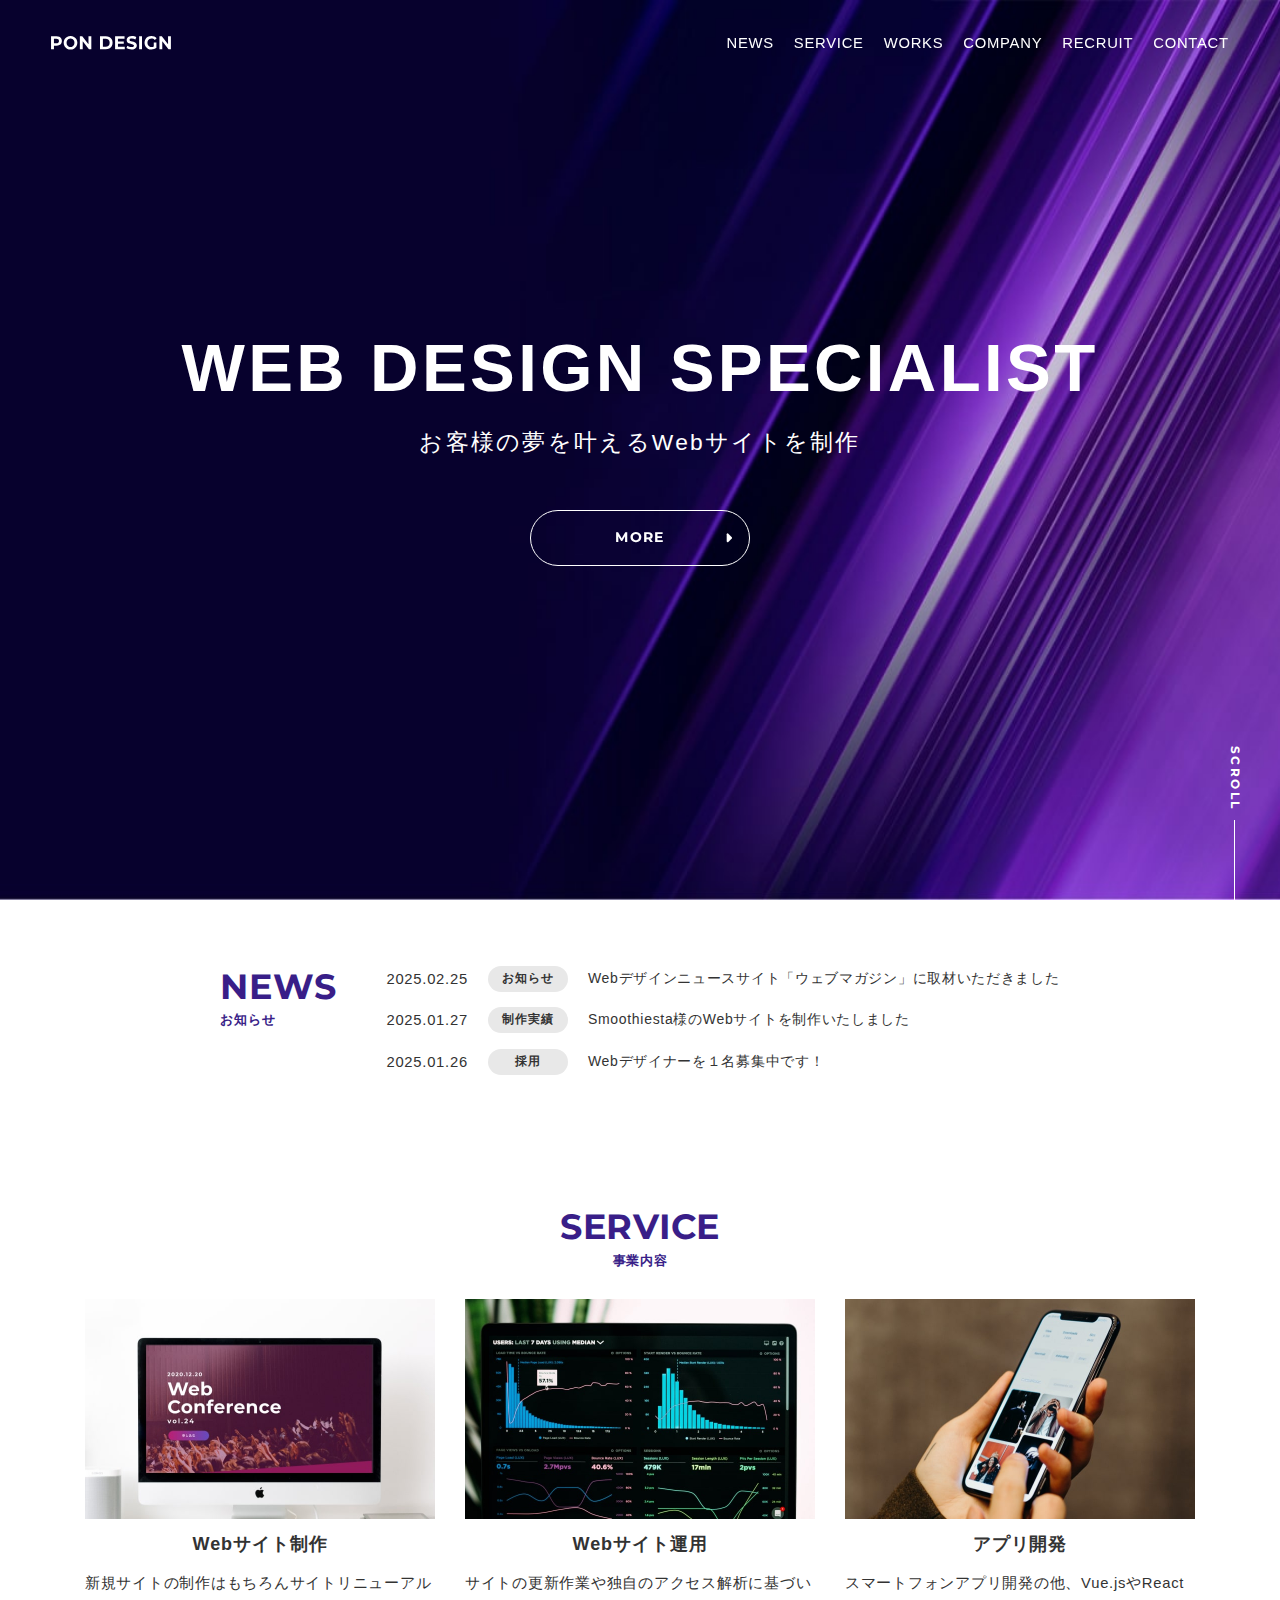
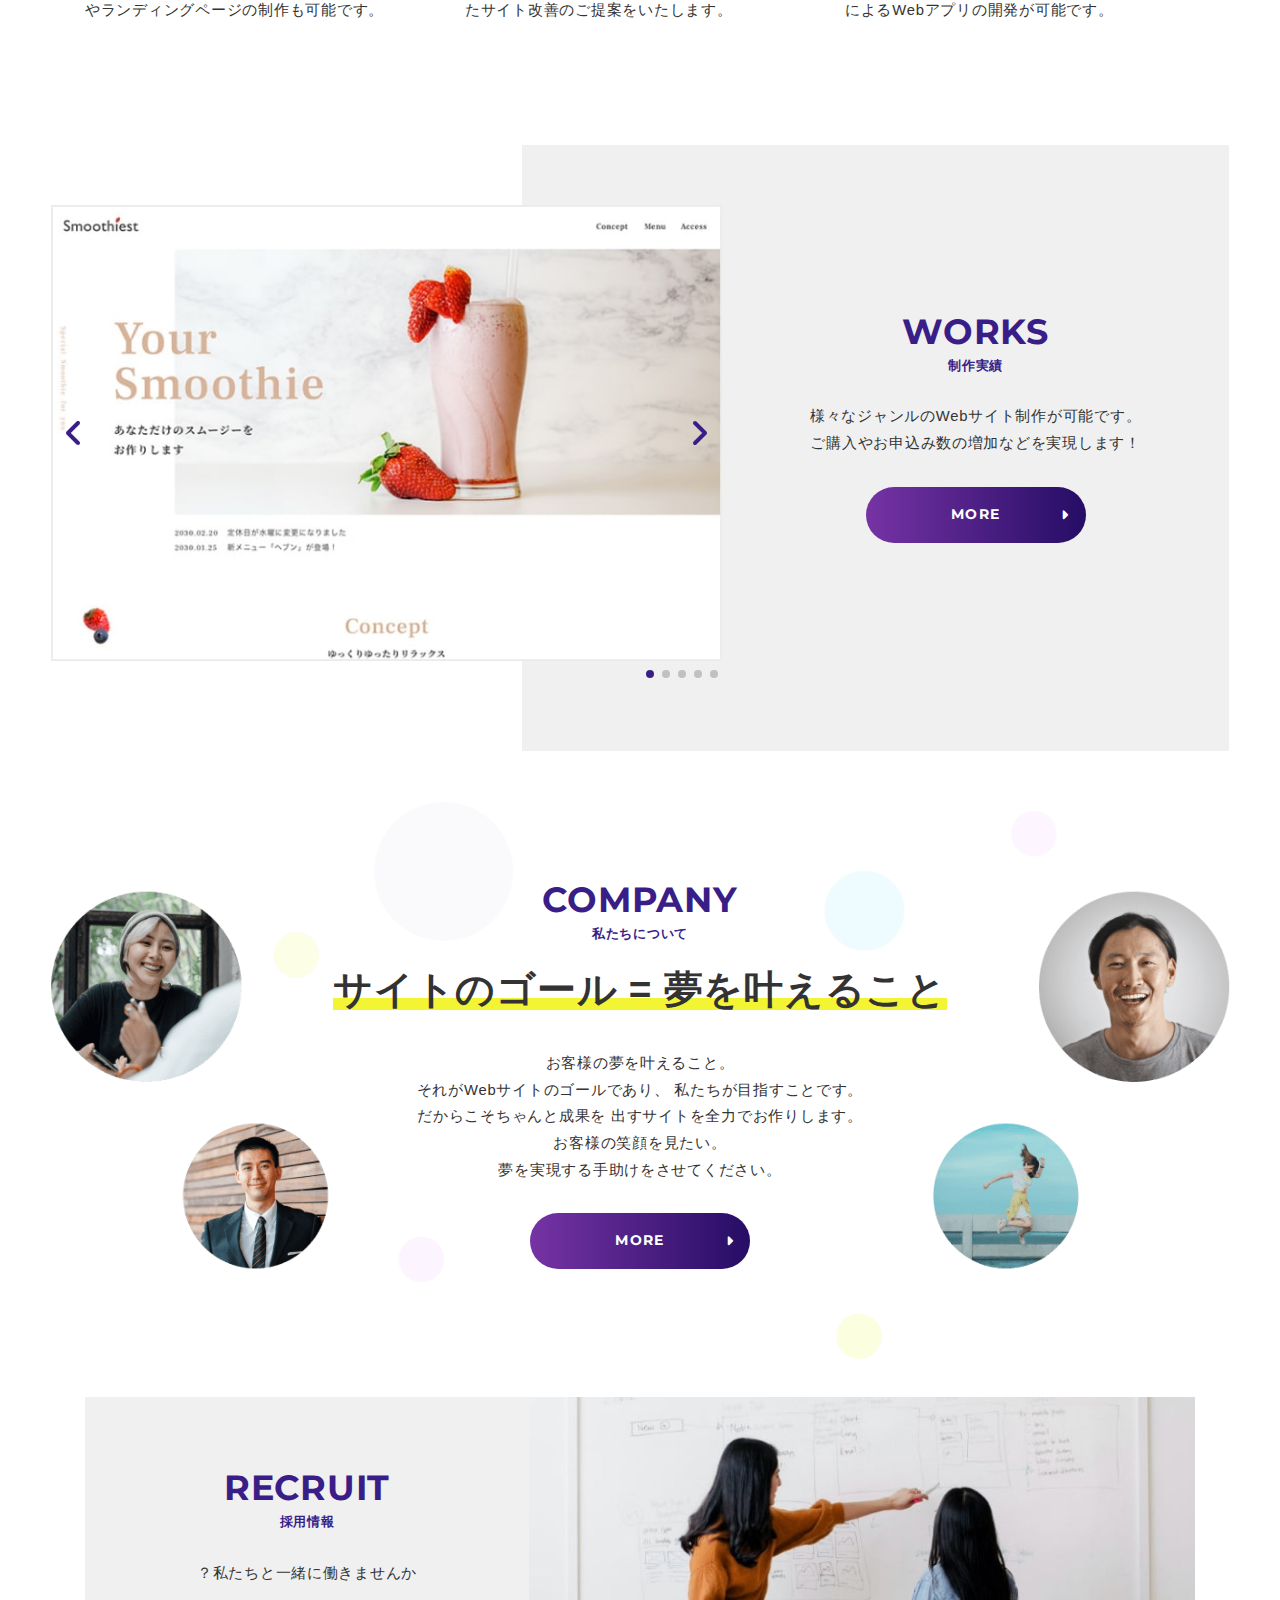
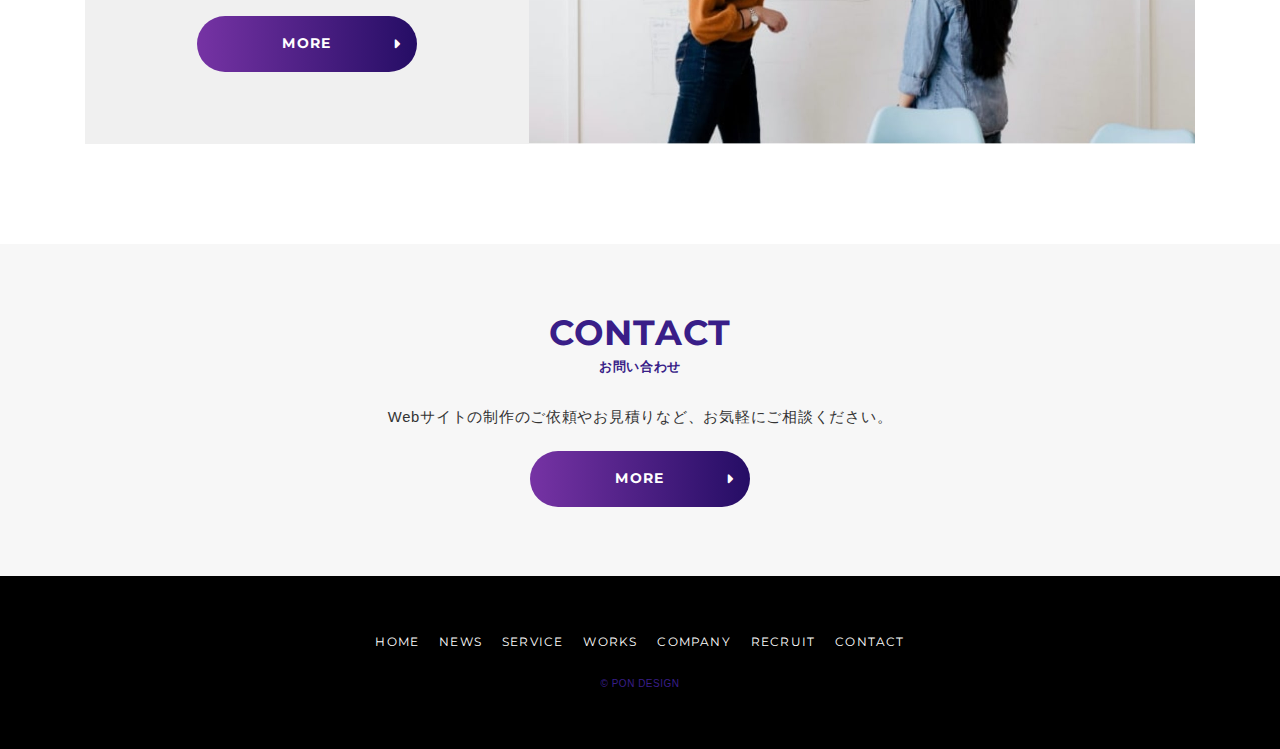
<file: index.html>
<!DOCTYPE html>
<html lang="ja">

<head>
  <meta charset="utf-8">
  <meta name="viewport" content="width=device-width,initial-scale=1">
  <meta name="format-detection" content="telephone=no">
  <meta name="robots" content="noindex,nofollow">
  <title>TOP | WEB DESIGN SPECIALIST</title>
  <meta name="description" content="お客様の夢を叶えること。それがWebサイトのゴールであり、私たちが目指すことです。">
  <!-- ogp -->
  <meta property="og:site_name" content="WEB DESIGN SPECIALIST">
  <meta property="og:url" content="https://ryo-kwt.github.io/pondesign/images/ogp.png">
  <meta property="og:type" content="website">
  <meta property="og:title" content="TOP | WEB DESIGN SPECIALIST">
  <meta property="og:description" content="お客様の夢を叶えること。それがWebサイトのゴールであり、私たちが目指すことです。">
  <meta property="og:image" content="https://ryo-kwt.github.io/pondesign/images/ogp.png">
  <meta property="og:locale" content="ja_JP">
  <meta name="twitter:card" content="summary_large_image">
  <meta name="twitter:description" content="お客様の夢を叶えること。それがWebサイトのゴールであり、私たちが目指すことです。">
  <meta name="twitter:image:src" content="https://ryo-kwt.github.io/pondesign/images/ogp.png">
  <!-- favicon -->
  <link rel="icon" href="images/favicon.ico">
  <link rel="icon" href="images/favicon.svg" type="image/svg+xml">
  <link rel="apple-touch-icon" href="images/apple-touch-icon.png" sizes="180x180">
  <!-- css -->
  <link rel="preconnect" href="https://fonts.googleapis.com">
  <link rel="preconnect" href="https://fonts.gstatic.com" crossorigin>
  <link href="https://fonts.googleapis.com/css2?family=Montserrat:wght@400;700&display=swap" rel="stylesheet">
  <link rel="stylesheet" href="https://cdn.jsdelivr.net/npm/swiper@11/swiper-bundle.min.css">
  <link rel="stylesheet" href="css/all.min.css">
  <link rel="stylesheet" href="css/style.css">
  <!-- js -->
  <script src="https://cdn.jsdelivr.net/npm/swiper@11/swiper-bundle.min.js" defer></script>
  <script src="js/main.js" defer></script>
</head>

<body class="js-body">
  <header class="header js-header">
    <div class="header__inner">
      <h1 class="header__logo">
        <a href="index.html" class="header__logo-link">
          <img src="images/logo-header.svg" alt="pon design" width="120" height="13">
        </a>
      </h1>
      <nav class="header__nav js-header__nav" aria-label="メイン">
        <ul class="header__nav-list">
          <li class="header__nav-item">
            <a href="archive-news.html" class="header__nav-link">news</a>
          </li>
          <li class="header__nav-item">
            <a href="service.html" class="header__nav-link">service</a>
          </li>
          <li class="header__nav-item">
            <a href="works.html" class="header__nav-link">works</a>
          </li>
          <li class="header__nav-item">
            <a href="company.html" class="header__nav-link">company</a>
          </li>
          <li class="header__nav-item">
            <a href="recruit.html" class="header__nav-link">recruit</a>
          </li>
          <li class="header__nav-item">
            <a href="contact.html" class="header__nav-link">contact</a>
          </li>
        </ul>
      </nav>
      <button type="button" class="hamburger js-hamburger" aria-label="メニュー">
        <span class="hamburger__line"></span>
      </button>
    </div>
  </header>

  <main>
    <div class="top-mv">
      <div class="top-mv__image">
        <img src="images/bg-common__mv@1x.jpg" alt="" width="375" height="812">
      </div>
      <div class="l-container">
        <div class="top-mv__inner">
          <h2 class="top-mv__title">
            <span class="top-mv__title--sub">web design <br class="u-sp-br">specialist</span>お客様の夢を叶える<br
              class="u-sp-br">Webサイトを制作
          </h2>
          <div class="top-mv__button">
            <a href="works.html" class="c-button c-button--transparent c-button--left">more
              <i class="fa-solid fa-caret-right c-button__icon"></i></a>
          </div>
          <div class="c-scroll-down">
            <span class="c-scroll-down__text">scroll</span>
          </div>
        </div>
      </div>
    </div>

    <article>
      <section class="top-news">
        <div class="l-container">
          <div class="top-news__inner">
            <h2 class="c-heading-lv2 c-heading-lv2--left">
              <span class="c-heading-lv2--sub">news</span>お知らせ
            </h2>
            <ul class="c-date__list">
              <li class="c-date__item">
                <div class="c-date__info">
                  <time datetime="2025-02-25" class="c-date__time">2025.02.25<span
                      class="c-date__tag">お知らせ</span></time>
                </div>
                <h3 class="c-date__title">Webデザインニュースサイト「ウェブマガジン」に取材いただきました</h3>
              </li>
              <li class="c-date__item">
                <div class="c-date__info">
                  <time datetime="2025-01-27" class="c-date__time">2025.01.27<span
                      class="c-date__tag">制作実績</span></time>
                </div>
                <h3 class="c-date__title">Smoothiesta様のWebサイトを制作いたしました</h3>
              </li>
              <li class="c-date__item">
                <div class="c-date__info">
                  <time datetime="2025-01-26" class="c-date__time">2025.01.26<span class="c-date__tag">採用</span></time>
                </div>
                <h3 class="c-date__title">Webデザイナーを１名募集中です！</h3>
              </li>
            </ul>
          </div>
        </div>
      </section>

      <section class="top-service">
        <div class="l-container">
          <h2 class="c-heading-lv2 c-heading-lv2--center">
            <span class="c-heading-lv2--sub">service</span>事業内容
          </h2>
          <div class="top-service__inner">
            <ul class="c-card c-card--col3">
              <li class="top-service__item">
                <div class="top-service__image">
                  <img src="images/pic-common__service@2x.jpg" alt="" width="345" height="216" loading="lazy">
                </div>
                <h3 class="top-service__title">Webサイト制作</h3>
                <p class="top-service__text">新規サイトの制作はもちろんサイトリニューアルやランディングページの制作も可能です。</p>
              </li>

              <li class="top-service__item">
                <div class="top-service__image">
                  <img src="images/pic-common__service02@2x.jpg" alt="" width="345" height="216" loading="lazy">
                </div>
                <h3 class="top-service__title">Webサイト運用</h3>
                <p class="top-service__text">サイトの更新作業や独自のアクセス解析に基づいたサイト改善のご提案をいたします。</p>
              </li>

              <li class="top-service__item">
                <div class="top-service__image">
                  <img src="images/pic-common__service03@2x.jpg" alt="" width="345" height="216" loading="lazy">
                </div>
                <h3 class="top-service__title">アプリ開発</h3>
                <p class="top-service__text">スマートフォンアプリ開発の他、Vue.jsやReactによるWebアプリの開発が可能です。</p>
              </li>
            </ul>
          </div>
        </div>
      </section>

      <section class="top-works">
        <div class="l-container-lg">
          <div class="top-works__inner">
            <div class="top-works__swiper">
              <div class="swiper">
                <div class="swiper-wrapper">
                  <div class="swiper-slide">
                    <img src="images/pic-common__works@2x.jpg" alt="" width="350" height="238">
                  </div>
                  <div class="swiper-slide">
                    <img src="images/pic-common__works02@2x.jpg" alt="" width="350" height="238">
                  </div>
                  <div class="swiper-slide">
                    <img src="images/pic-common__works03@2x.jpg" alt="" width="350" height="238">
                  </div>
                  <div class="swiper-slide">
                    <img src="images/pic-common__works04@2x.jpg" alt="" width="350" height="238">
                  </div>
                  <div class="swiper-slide">
                    <img src="images/pic-common__works05@2x.jpg" alt="" width="350" height="238">
                  </div>
                </div>
                <div class="swiper-button-prev"></div>
                <div class="swiper-button-next"></div>
              </div>
              <div class="swiper-pagination"></div>
            </div>
            <div class="top-works__desc">
              <h2 class="c-heading-lv2 c-heading-lv2--center">
                <span class="c-heading-lv2--sub">works</span>制作実績
              </h2>
              <p class="c-text-box__text">
                様々なジャンルのWebサイト制作が可能です。<br>
                ご購入やお申込み数の増加などを実現します！
              </p>
              <div class="c-text-box__button">
                <a href="works.html" class="c-button c-button--center">more<i
                    class="fa-solid fa-caret-right c-button__icon"></i></a>
              </div>
            </div>
          </div>
        </div>
      </section>

      <section class="c-company c-company--top">
        <picture class="c-company__image c-company__image--top">
          <source media="(min-width: 768px)" srcset="images/bg-common__company-pc@1x.png">
          <img src="images/bg-common__company-sp@2x.png" alt="" width="375" height="574" loading="lazy">
        </picture>
        <div class="l-container">
          <h2 class="c-heading-lv2 c-heading-lv2--center">
            <span class="c-heading-lv2--sub">company</span>私たちについて
          </h2>
          <div class="c-company__inner c-company__inner--top">
            <h3 class="c-company__title">サイトのゴール = <br class="u-sp-br">夢を叶えること</h3>
            <p class="c-company__text">
              お客様の夢を叶えること。<br>
              それがWebサイトのゴールであり、<br class="u-sp-br">
              私たちが目指すことです。<br>
              だからこそちゃんと成果を<br class="u-sp-br">
              出すサイトを全力でお作りします。<br>
              お客様の笑顔を見たい。<br>
              夢を実現する手助けをさせてください。
            </p>
            <div class="c-company__button">
              <a href="company.html" class="c-button c-button--center">more<i
                  class="fa-solid fa-caret-right c-button__icon"></i></a>
            </div>
          </div>
        </div>
      </section>

      <section class="top-recruit">
        <div class="l-container">
          <div class="top-recruit__inner">
            <div class="top-recruit__image">
              <img src="images/pic-top__recruit@2x.jpg" alt="" width="666" height="347" loading="lazy">
            </div>
            <div class="top-recruit__desc">
              <h2 class="c-heading-lv2 c-heading-lv2--center">
                <span class="c-heading-lv2--sub">recruit</span>採用情報
              </h2>
              <p class="c-text-box__text">私たちと一緒に働きませんか？</p>
              <div class="c-text-box__button">
                <a href="recruit.html" class="c-button c-button--center">more<i
                    class="fa-solid fa-caret-right c-button__icon"></i></a>
              </div>
            </div>
          </div>
        </div>
      </section>

      <section class="c-contact">
        <div class="l-container">
          <div class="c-contact__inner">
            <h2 class="c-heading-lv2 c-heading-lv2--center">
              <span class="c-heading-lv2--sub">contact</span>お問い合わせ
            </h2>
            <p class="c-contact__text">Webサイトの制作のご依頼やお見積りなど、お気軽にご相談ください。</p>
            <div class="c-contact__button">
              <a href="contact.html" class="c-button c-button--center">more<i
                  class="fa-solid fa-caret-right c-button__icon"></i></a>
            </div>
          </div>
        </div>
      </section>
    </article>
  </main>

  <footer class="footer">
    <div class="l-container">
      <div class="footer__inner">
        <nav class="footer__nav" aria-label="メイン">
          <ul class="footer__nav-list">
            <li class="footer__nav-item">
              <a href="index.html" class="footer__nav-link">home</a>
            </li>
            <li class="footer__nav-item">
              <a href="archive-news.html" class="footer__nav-link">news</a>
            </li>
            <li class="footer__nav-item">
              <a href="service.html" class="footer__nav-link">service</a>
            </li>
            <li class="footer__nav-item">
              <a href="works.html" class="footer__nav-link">works</a>
            </li>
            <li class="footer__nav-item">
              <a href="company.html" class="footer__nav-link">company</a>
            </li>
            <li class="footer__nav-item">
              <a href="recruit.html" class="footer__nav-link">recruit</a>
            </li>
            <li class="footer__nav-item">
              <a href="contact.html" class="footer__nav-link">contact</a>
            </li>
          </ul>
        </nav>
        <small class="footer__copyright">&copy; pon design</small>
      </div>
    </div>
  </footer>

  <div class="c-back-to-top js-c-back-to-top">
    <button type="button" class="c-back-to-top__button">
      <i class="fa-solid fa-arrow-up c-back-to-top__icon"></i>
      <span class="sr-only">topへ戻る</span>
    </button>
  </div>
</body>

</html>
</file>
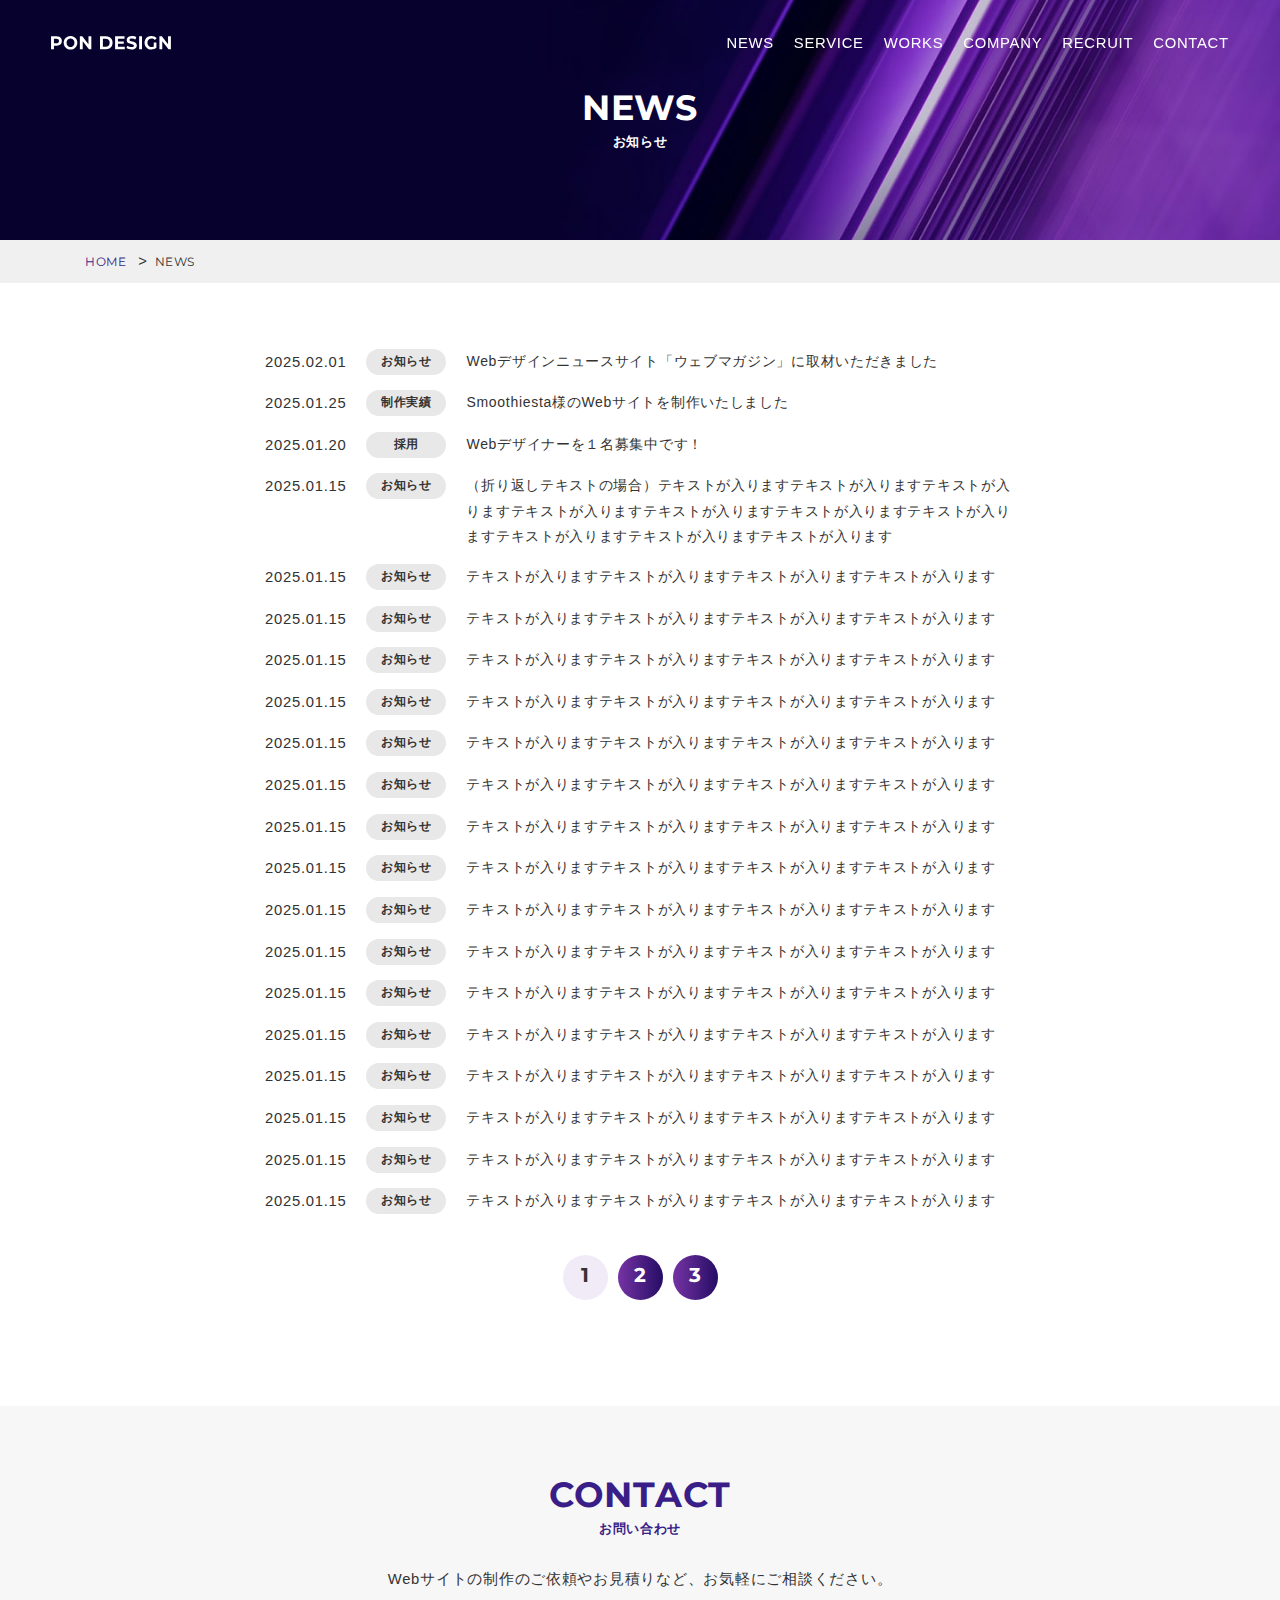
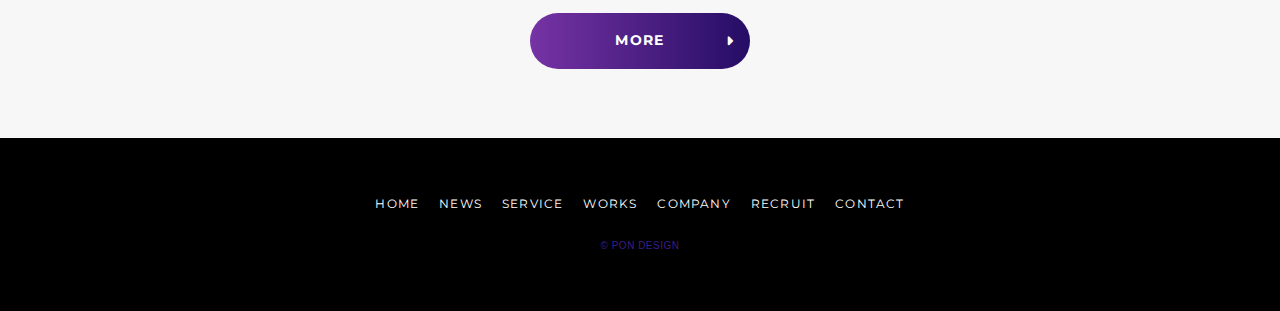
<file: archive-news.html>
<!DOCTYPE html>
<html lang="ja">

<head>
  <meta charset="utf-8">
  <meta name="viewport" content="width=device-width,initial-scale=1">
  <meta name="format-detection" content="telephone=no">
  <meta name="robots" content="noindex,nofollow">
  <title>NEWS一覧 | WEB DESIGN SPECIALIST</title>
  <meta name="description" content="お客様の夢を叶えること。それがWebサイトのゴールであり、私たちが目指すことです。">
  <!-- ogp -->
  <meta property="og:site_name" content="WEB DESIGN SPECIALIST">
  <meta property="og:url" content="URL">
  <meta property="og:type" content="article">
  <meta property="og:title" content="NEWS一覧 | WEB DESIGN SPECIALIST">
  <meta property="og:description" content="お客様の夢を叶えること。それがWebサイトのゴールであり、私たちが目指すことです。">
  <meta property="og:image" content="URL">
  <meta property="og:locale" content="ja_JP">
  <meta name="twitter:card" content="summary_large_image">
  <meta name="twitter:description" content="お客様の夢を叶えること。それがWebサイトのゴールであり、私たちが目指すことです。">
  <meta name="twitter:image:src" content="URL">
  <!-- favicon -->
  <link rel="icon" href="favicon.ico">
  <link rel="icon" href="favicon.svg" type="image/svg+xml">
  <link rel="apple-touch-icon" href="apple-touch-icon.png" sizes="180x180">
  <!-- css -->
  <link rel="preconnect" href="https://fonts.googleapis.com">
  <link rel="preconnect" href="https://fonts.gstatic.com" crossorigin>
  <link href="https://fonts.googleapis.com/css2?family=Montserrat:wght@400;700&display=swap" rel="stylesheet">
  <link rel="stylesheet" href="https://cdn.jsdelivr.net/npm/swiper@11/swiper-bundle.min.css">
  <link rel="stylesheet" href="css/all.min.css">
  <link rel="stylesheet" href="css/style.css">
  <!-- js -->
  <script src="https://cdn.jsdelivr.net/npm/swiper@11/swiper-bundle.min.js" defer></script>
  <script src="js/main.js" defer></script>
</head>

<body>

  <body class="js-body">
    <header class="header js-header">
      <div class="header__inner">
        <h1 class="header__logo">
          <a href="index.html" class="header__logo-link">
            <img src="images/logo-header.svg" alt="pon design" width="120" height="13">
          </a>
        </h1>
        <nav class="header__nav js-header__nav" aria-label="メイン">
          <ul class="header__nav-list">
            <li class="header__nav-item">
              <a href="archive-news.html" class="header__nav-link">news</a>
            </li>
            <li class="header__nav-item">
              <a href="service.html" class="header__nav-link">service</a>
            </li>
            <li class="header__nav-item">
              <a href="works.html" class="header__nav-link">works</a>
            </li>
            <li class="header__nav-item">
              <a href="company.html" class="header__nav-link">company</a>
            </li>
            <li class="header__nav-item">
              <a href="recruit.html" class="header__nav-link">recruit</a>
            </li>
            <li class="header__nav-item">
              <a href="contact.html" class="header__nav-link">contact</a>
            </li>
          </ul>
        </nav>
        <button type="button" class="hamburger js-hamburger" aria-label="メニュー">
          <span class="hamburger__line"></span>
        </button>
      </div>
    </header>

    <main>
      <section class="c-mv">
        <div class="c-mv__image">
          <img src="images/bg-common__mv@1x.jpg" alt="" width="1440" height="768">
        </div>
        <div class="c-mv__inner">
          <h2 class="c-heading-lv2 c-heading-lv2--center c-heading-lv2--light">
            <span class="c-heading-lv2--sub">news</span>お知らせ
          </h2>
        </div>
      </section>

      <nav class="c-breadcrumb" aria-label="">
        <div class="l-container">
          <ol class="c-breadcrumb__list">
            <li class="c-breadcrumb__item">
              <a href="index.html" class="c-breadcrumb__link c-breadcrumb__link--active">home</a>
            </li>
            <li class="c-breadcrumb__item">
              <a href="#" class="c-breadcrumb__link">news</a>
            </li>
          </ol>
        </div>
      </nav>

      <article>
        <section class="archive-news l-section">
          <div class="l-container-sm">
            <div class="archive-news__inner">
              <ul class="c-date__list">
                <li class="c-date__item">
                  <div class="c-date__info">
                    <time datetime="2025-02-01" class="c-date__time">2025.02.01
                      <span class="c-date__tag">お知らせ</span>
                    </time>
                  </div>
                  <h3 class="c-date__title">
                    <a href="single-news.html" class="c-date__link">
                      Webデザインニュースサイト「ウェブマガジン」に取材いただきました
                    </a>
                  </h3>
                </li>

                <li class="c-date__item">
                  <div class="c-date__info">
                    <time datetime="2025-01-25" class="c-date__time">2025.01.25
                      <span class="c-date__tag">制作実績</span>
                    </time>
                  </div>
                  <h3 class="c-date__title">
                    <a href="#" class="c-date__link">
                      Smoothiesta様のWebサイトを制作いたしました
                    </a>
                  </h3>
                </li>

                <li class="c-date__item">
                  <div class="c-date__info">
                    <time datetime="2025-01-20" class="c-date__time">2025.01.20
                      <span class="c-date__tag">採用</span>
                    </time>
                  </div>
                  <h3 class="c-date__title">
                    <a href="#" class="c-date__link">
                      Webデザイナーを１名募集中です！
                    </a>
                  </h3>
                </li>

                <li class="c-date__item">
                  <div class="c-date__info">
                    <time datetime="2025-01-15" class="c-date__time">2025.01.15
                      <span class="c-date__tag">お知らせ</span>
                    </time>
                  </div>
                  <h3 class="c-date__title">
                    <a href="#" class="c-date__link">
                      （折り返しテキストの場合）テキストが入りますテキストが入りますテキストが入りますテキストが入りますテキストが入りますテキストが入りますテキストが入りますテキストが入りますテキストが入りますテキストが入ります
                    </a>
                  </h3>
                </li>

                <li class="c-date__item">
                  <div class="c-date__info">
                    <time datetime="2025-01-15" class="c-date__time">2025.01.15
                      <span class="c-date__tag">お知らせ</span>
                    </time>
                  </div>
                  <h3 class="c-date__title">
                    <a href="#" class="c-date__link">
                      テキストが入りますテキストが入りますテキストが入りますテキストが入ります
                    </a>
                  </h3>
                </li>

                <li class="c-date__item">
                  <div class="c-date__info">
                    <time datetime="2025-01-15" class="c-date__time">2025.01.15
                      <span class="c-date__tag">お知らせ</span>
                    </time>
                  </div>
                  <h3 class="c-date__title">
                    <a href="#" class="c-date__link">
                      テキストが入りますテキストが入りますテキストが入りますテキストが入ります
                    </a>
                  </h3>
                </li>

                <li class="c-date__item">
                  <div class="c-date__info">
                    <time datetime="2025-01-15" class="c-date__time">2025.01.15
                      <span class="c-date__tag">お知らせ</span>
                    </time>
                  </div>
                  <h3 class="c-date__title">
                    <a href="#" class="c-date__link">
                      テキストが入りますテキストが入りますテキストが入りますテキストが入ります
                    </a>
                  </h3>
                </li>

                <li class="c-date__item">
                  <div class="c-date__info">
                    <time datetime="2025-01-15" class="c-date__time">2025.01.15
                      <span class="c-date__tag">お知らせ</span>
                    </time>
                  </div>
                  <h3 class="c-date__title">
                    <a href="#" class="c-date__link">
                      テキストが入りますテキストが入りますテキストが入りますテキストが入ります
                    </a>
                  </h3>
                </li>

                <li class="c-date__item">
                  <div class="c-date__info">
                    <time datetime="2025-01-15" class="c-date__time">2025.01.15
                      <span class="c-date__tag">お知らせ</span>
                    </time>
                  </div>
                  <h3 class="c-date__title">
                    <a href="#" class="c-date__link">
                      テキストが入りますテキストが入りますテキストが入りますテキストが入ります
                    </a>
                  </h3>
                </li>

                <li class="c-date__item">
                  <div class="c-date__info">
                    <time datetime="2025-01-15" class="c-date__time">2025.01.15
                      <span class="c-date__tag">お知らせ</span>
                    </time>
                  </div>
                  <h3 class="c-date__title">
                    <a href="#" class="c-date__link">
                      テキストが入りますテキストが入りますテキストが入りますテキストが入ります
                    </a>
                  </h3>
                </li>

                <li class="c-date__item">
                  <div class="c-date__info">
                    <time datetime="2025-01-15" class="c-date__time">2025.01.15
                      <span class="c-date__tag">お知らせ</span>
                    </time>
                  </div>
                  <h3 class="c-date__title">
                    <a href="#" class="c-date__link">
                      テキストが入りますテキストが入りますテキストが入りますテキストが入ります
                    </a>
                  </h3>
                </li>

                <li class="c-date__item">
                  <div class="c-date__info">
                    <time datetime="2025-01-15" class="c-date__time">2025.01.15
                      <span class="c-date__tag">お知らせ</span>
                    </time>
                  </div>
                  <h3 class="c-date__title">
                    <a href="#" class="c-date__link">
                      テキストが入りますテキストが入りますテキストが入りますテキストが入ります
                    </a>
                  </h3>
                </li>

                <li class="c-date__item">
                  <div class="c-date__info">
                    <time datetime="2025-01-15" class="c-date__time">2025.01.15
                      <span class="c-date__tag">お知らせ</span>
                    </time>
                  </div>
                  <h3 class="c-date__title">
                    <a href="#" class="c-date__link">
                      テキストが入りますテキストが入りますテキストが入りますテキストが入ります
                    </a>
                  </h3>
                </li>

                <li class="c-date__item">
                  <div class="c-date__info">
                    <time datetime="2025-01-15" class="c-date__time">2025.01.15
                      <span class="c-date__tag">お知らせ</span>
                    </time>
                  </div>
                  <h3 class="c-date__title">
                    <a href="#" class="c-date__link">
                      テキストが入りますテキストが入りますテキストが入りますテキストが入ります
                    </a>
                  </h3>
                </li>

                <li class="c-date__item">
                  <div class="c-date__info">
                    <time datetime="2025-01-15" class="c-date__time">2025.01.15
                      <span class="c-date__tag">お知らせ</span>
                    </time>
                  </div>
                  <h3 class="c-date__title">
                    <a href="#" class="c-date__link">
                      テキストが入りますテキストが入りますテキストが入りますテキストが入ります
                    </a>
                  </h3>
                </li>

                <li class="c-date__item">
                  <div class="c-date__info">
                    <time datetime="2025-01-15" class="c-date__time">2025.01.15
                      <span class="c-date__tag">お知らせ</span>
                    </time>
                  </div>
                  <h3 class="c-date__title">
                    <a href="#" class="c-date__link">
                      テキストが入りますテキストが入りますテキストが入りますテキストが入ります
                    </a>
                  </h3>
                </li>

                <li class="c-date__item">
                  <div class="c-date__info">
                    <time datetime="2025-01-15" class="c-date__time">2025.01.15
                      <span class="c-date__tag">お知らせ</span>
                    </time>
                  </div>
                  <h3 class="c-date__title">
                    <a href="#" class="c-date__link">
                      テキストが入りますテキストが入りますテキストが入りますテキストが入ります
                    </a>
                  </h3>
                </li>

                <li class="c-date__item">
                  <div class="c-date__info">
                    <time datetime="2025-01-15" class="c-date__time">2025.01.15
                      <span class="c-date__tag">お知らせ</span>
                    </time>
                  </div>
                  <h3 class="c-date__title">
                    <a href="#" class="c-date__link">
                      テキストが入りますテキストが入りますテキストが入りますテキストが入ります
                    </a>
                  </h3>
                </li>

                <li class="c-date__item">
                  <div class="c-date__info">
                    <time datetime="2025-01-15" class="c-date__time">2025.01.15
                      <span class="c-date__tag">お知らせ</span>
                    </time>
                  </div>
                  <h3 class="c-date__title">
                    <a href="#" class="c-date__link">
                      テキストが入りますテキストが入りますテキストが入りますテキストが入ります
                    </a>
                  </h3>
                </li>

                <li class="c-date__item">
                  <div class="c-date__info">
                    <time datetime="2025-01-15" class="c-date__time">2025.01.15
                      <span class="c-date__tag">お知らせ</span>
                    </time>
                  </div>
                  <h3 class="c-date__title">
                    <a href="#" class="c-date__link">
                      テキストが入りますテキストが入りますテキストが入りますテキストが入ります
                    </a>
                  </h3>
                </li>
              </ul>
              <ol class="c-pagination">
                <li class="c-pagination__item">
                  <a href="#" class="c-pagination__link c-pagination__link--active">
                    1<span class="u-visually-hidden">現在のページ</span>
                  </a>
                </li>
                <li class="c-pagination__item">
                  <a href="#" class="c-pagination__link">
                    2<span class="u-visually-hidden">2ページ目</span>
                  </a>
                </li>
                <li class="c-pagination__item">
                  <a href="#" class="c-pagination__link">
                    3<span class="u-visually-hidden">3ページ目</span>
                  </a>
                </li>
              </ol>
            </div>
          </div>
        </section>
        <section class="c-contact">
          <div class="l-container">
            <div class="c-contact__inner">
              <h2 class="c-heading-lv2 c-heading-lv2--center">
                <span class="c-heading-lv2--sub">contact</span>お問い合わせ
              </h2>
              <p class="c-contact__text">Webサイトの制作のご依頼やお見積りなど、お気軽にご相談ください。</p>
              <div class="c-contact__button">
                <a href="contact.html" class="c-button c-button--center">more<i
                    class="fa-solid fa-caret-right c-button__icon"></i></a>
              </div>
            </div>
          </div>
        </section>
      </article>
    </main>

    <footer class="footer">
      <div class="l-container">
        <div class="footer__inner">
          <nav class="footer__nav" aria-label="メイン">
            <ul class="footer__nav-list">
              <li class="footer__nav-item">
                <a href="index.html" class="footer__nav-link">home</a>
              </li>
              <li class="footer__nav-item">
                <a href="archive-news.html" class="footer__nav-link">news</a>
              </li>
              <li class="footer__nav-item">
                <a href="service.html" class="footer__nav-link">service</a>
              </li>
              <li class="footer__nav-item">
                <a href="works.html" class="footer__nav-link">works</a>
              </li>
              <li class="footer__nav-item">
                <a href="company.html" class="footer__nav-link">company</a>
              </li>
              <li class="footer__nav-item">
                <a href="recruit.html" class="footer__nav-link">recruit</a>
              </li>
              <li class="footer__nav-item">
                <a href="contact.html" class="footer__nav-link">contact</a>
              </li>
            </ul>
          </nav>
          <small class="footer__copyright">&copy; pon design</small>
        </div>
      </div>
    </footer>

    <div class="c-back-to-top js-c-back-to-top">
      <button type="button" class="c-back-to-top__button">
        <i class="fa-solid fa-arrow-up c-back-to-top__icon"></i>
        <span class="sr-only">topへ戻る</span>
      </button>
    </div>
  </body>

</html>
</file>
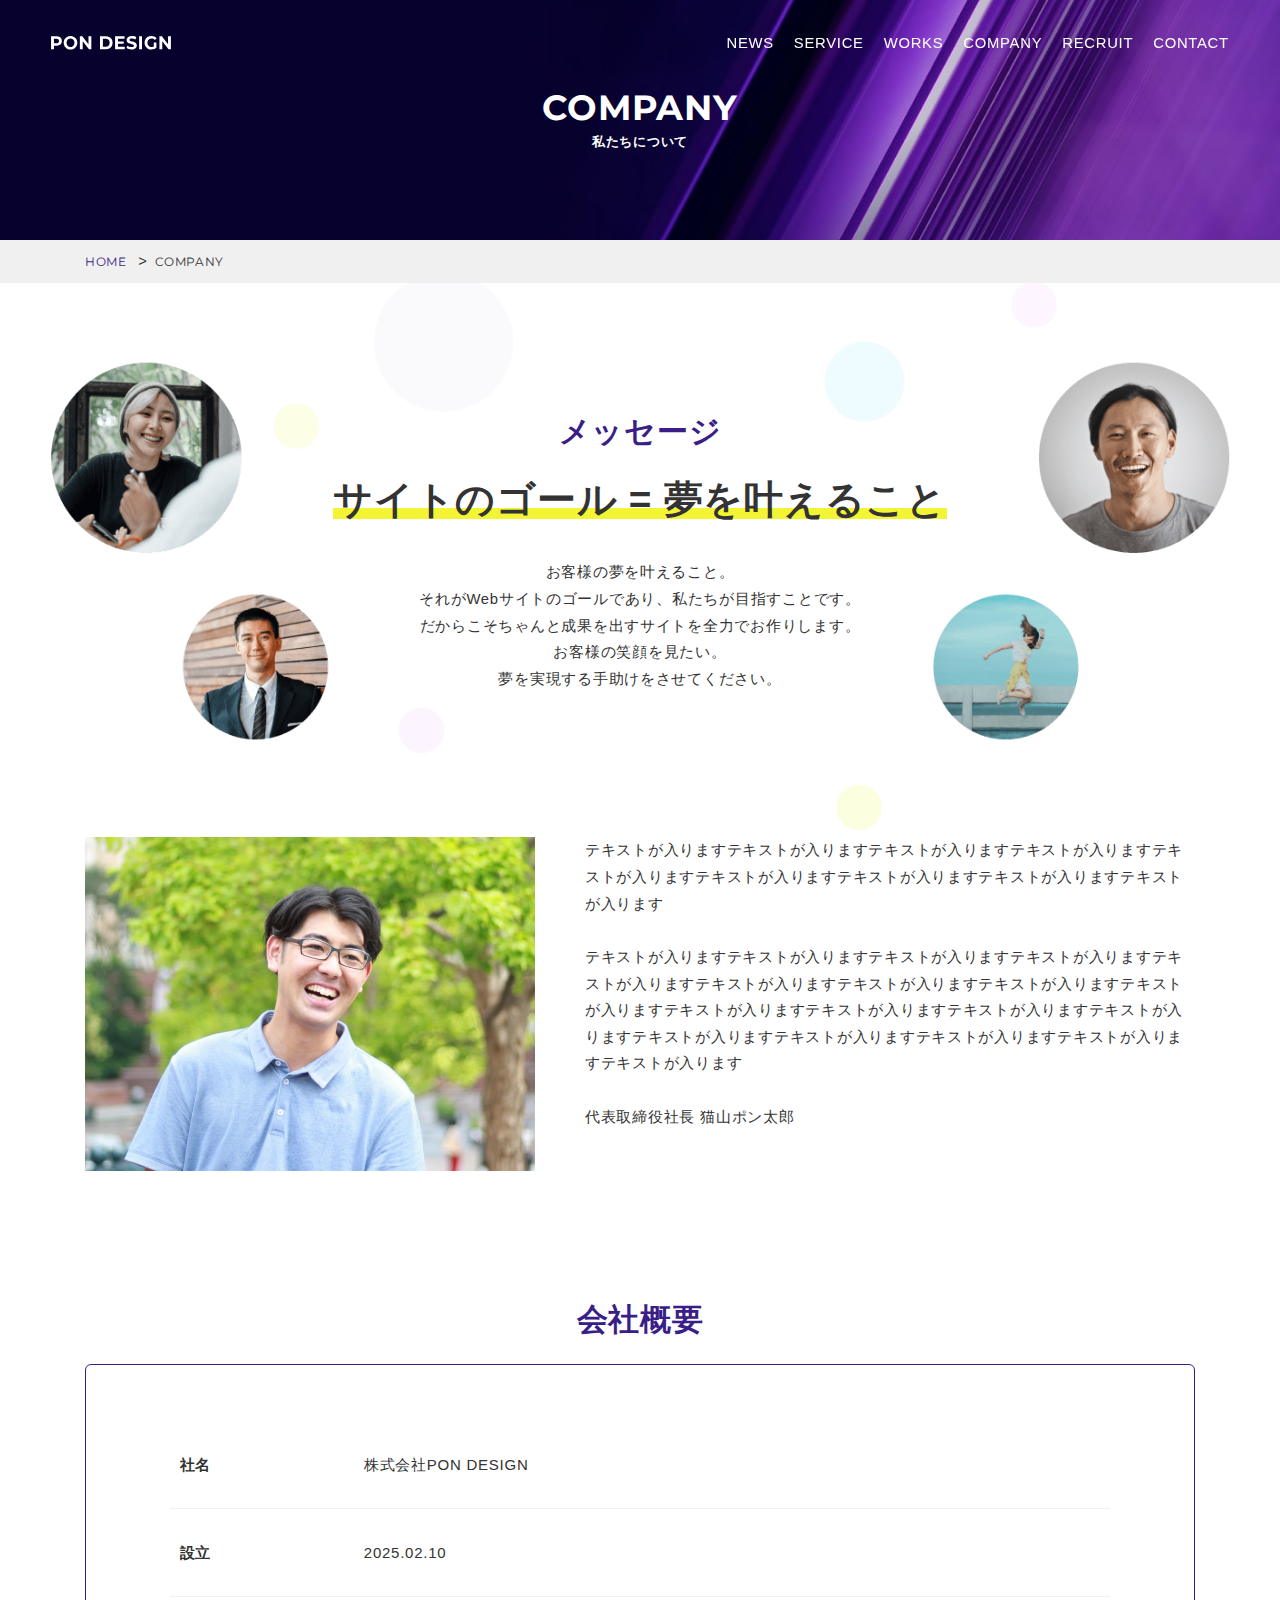
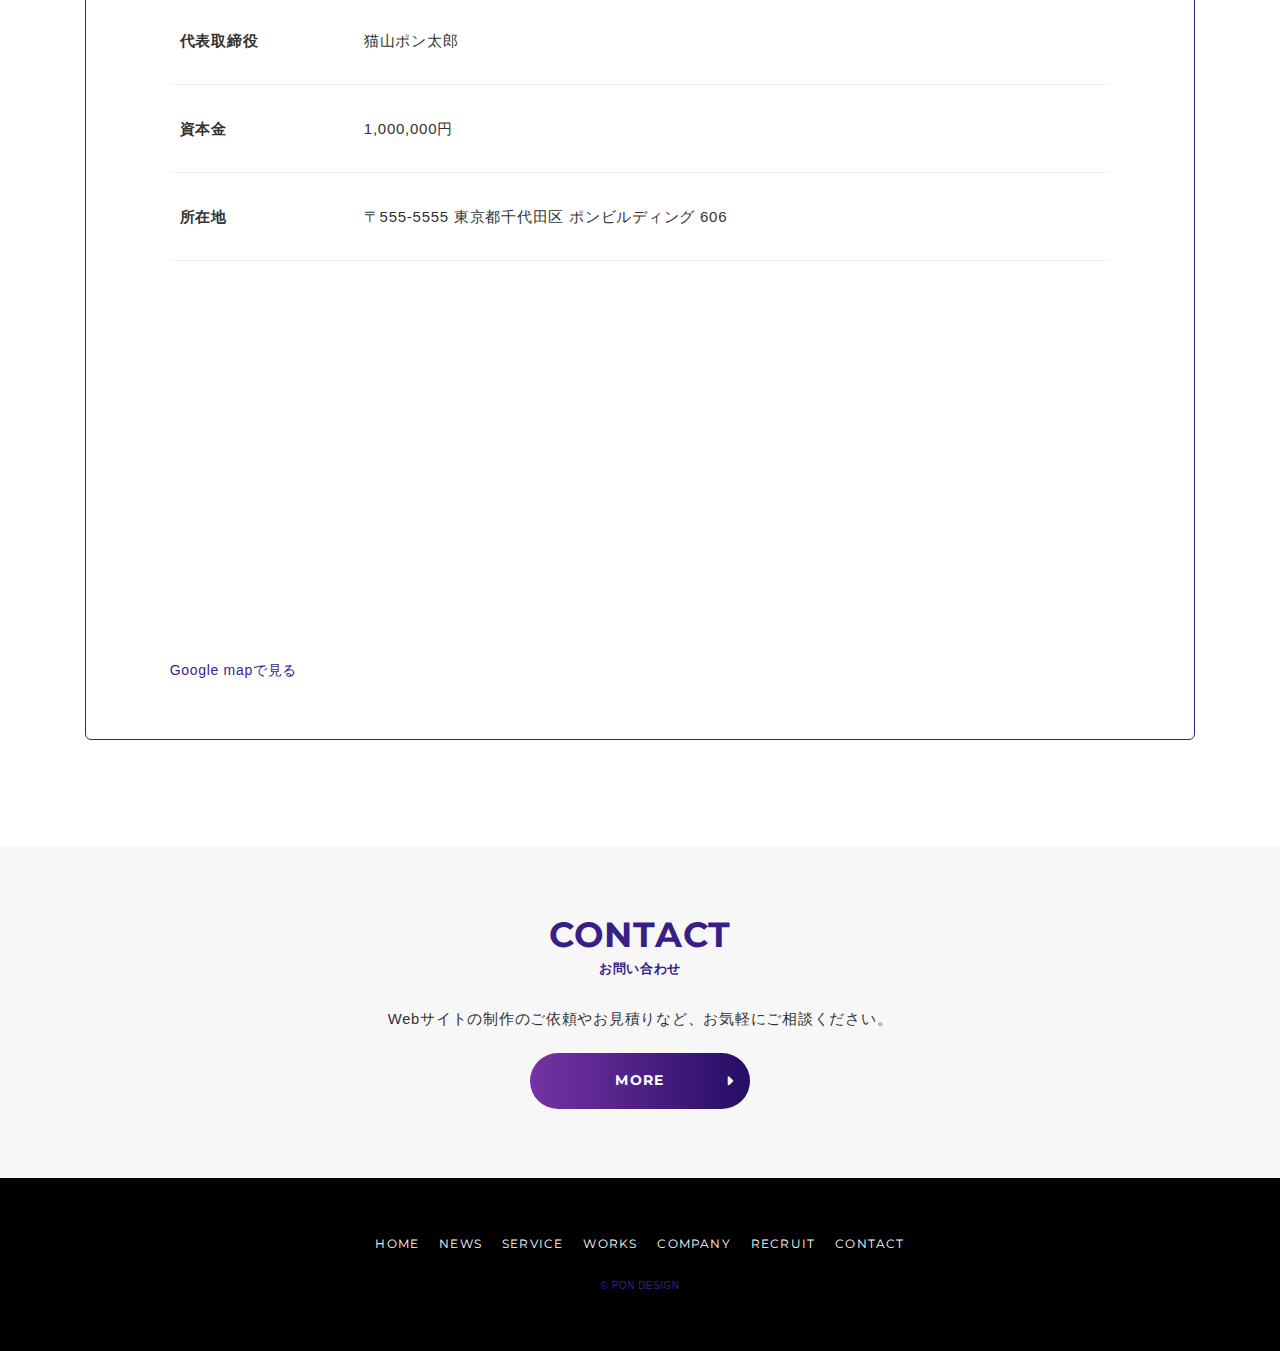
<file: company.html>
<!DOCTYPE html>
<html lang="ja">

<head>
  <meta charset="utf-8">
  <meta name="viewport" content="width=device-width,initial-scale=1">
  <meta name="format-detection" content="telephone=no">
  <meta name="robots" content="noindex,nofollow">
  <title>COMPANY | WEB DESIGN SPECIALIST</title>
  <meta name="description" content="お客様の夢を叶えること。それがWebサイトのゴールであり、私たちが目指すことです。">
  <!-- ogp -->
  <meta property="og:site_name" content="WEB DESIGN SPECIALIST">
  <meta property="og:url" content="URL">
  <meta property="og:type" content="article">
  <meta property="og:title" content="COMPANY | WEB DESIGN SPECIALIST">
  <meta property="og:description" content="お客様の夢を叶えること。それがWebサイトのゴールであり、私たちが目指すことです。">
  <meta property="og:image" content="URL">
  <meta property="og:locale" content="ja_JP">
  <meta name="twitter:card" content="summary_large_image">
  <meta name="twitter:description" content="お客様の夢を叶えること。それがWebサイトのゴールであり、私たちが目指すことです。">
  <meta name="twitter:image:src" content="URL">
  <!-- favicon -->
  <link rel="icon" href="favicon.ico">
  <link rel="icon" href="favicon.svg" type="image/svg+xml">
  <link rel="apple-touch-icon" href="apple-touch-icon.png" sizes="180x180">
  <!-- css -->
  <link rel="preconnect" href="https://fonts.googleapis.com">
  <link rel="preconnect" href="https://fonts.gstatic.com" crossorigin>
  <link href="https://fonts.googleapis.com/css2?family=Montserrat:wght@400;700&display=swap" rel="stylesheet">
  <link rel="stylesheet" href="https://cdn.jsdelivr.net/npm/swiper@11/swiper-bundle.min.css">
  <link rel="stylesheet" href="css/all.min.css">
  <link rel="stylesheet" href="css/style.css">
  <!-- js -->
  <script src="https://cdn.jsdelivr.net/npm/swiper@11/swiper-bundle.min.js" defer></script>
  <script src="js/main.js" defer></script>
</head>

<body>

  <body class="js-body">
    <header class="header js-header">
      <div class="header__inner">
        <h1 class="header__logo">
          <a href="index.html" class="header__logo-link">
            <img src="images/logo-header.svg" alt="pon design" width="120" height="13">
          </a>
        </h1>
        <nav class="header__nav js-header__nav" aria-label="メイン">
          <ul class="header__nav-list">
            <li class="header__nav-item">
              <a href="archive-news.html" class="header__nav-link">news</a>
            </li>
            <li class="header__nav-item">
              <a href="service.html" class="header__nav-link">service</a>
            </li>
            <li class="header__nav-item">
              <a href="works.html" class="header__nav-link">works</a>
            </li>
            <li class="header__nav-item">
              <a href="company.html" class="header__nav-link">company</a>
            </li>
            <li class="header__nav-item">
              <a href="recruit.html" class="header__nav-link">recruit</a>
            </li>
            <li class="header__nav-item">
              <a href="contact.html" class="header__nav-link">contact</a>
            </li>
          </ul>
        </nav>
        <button type="button" class="hamburger js-hamburger" aria-label="メニュー">
          <span class="hamburger__line"></span>
        </button>
      </div>
    </header>

    <main>
      <section class="c-mv">
        <div class="c-mv__image">
          <img src="images/bg-common__mv@1x.jpg" alt="" width="1440" height="768">
        </div>
        <div class="c-mv__inner">
          <h2 class="c-heading-lv2 c-heading-lv2--center c-heading-lv2--light">
            <span class="c-heading-lv2--sub">company</span>私たちについて
          </h2>
        </div>
      </section>

      <nav class="c-breadcrumb" aria-label="">
        <div class="l-container">
          <ol class="c-breadcrumb__list">
            <li class="c-breadcrumb__item">
              <a href="index.html" class="c-breadcrumb__link c-breadcrumb__link--active">home</a>
            </li>
            <li class="c-breadcrumb__item">
              <a href="#" class="c-breadcrumb__link">company</a>
            </li>
          </ol>
        </div>
      </nav>

      <article>
        <section class="c-company">
          <picture class="c-company__image">
            <source media="(min-width: 768px)" srcset="images/bg-common__company-pc@1x.png">
            <img src="images/bg-common__company-sp@2x.png" alt="" width="375" height="574" loading="lazy">
          </picture>
          <div class="l-container">
            <h2 class="c-heading-lv2 c-heading-lv2--center c-heading-lv2--ja">メッセージ</h2>
            <div class="c-company__inner">
              <h3 class="c-company__title">サイトのゴール = <br class="u-sp-br">夢を叶えること</h3>
              <p class="c-company__text">
                お客様の夢を叶えること。<br>
                それがWebサイトのゴールであり、私たちが目指すことです。<br>
                だからこそちゃんと成果を出すサイトを全力でお作りします。<br>
                お客様の笑顔を見たい。<br>
                夢を実現する手助けをさせてください。
              </p>
              <div class="c-company__media">
                <div class="c-media">
                  <div class="c-media__item">
                    <div class="c-media__image">
                      <img src="images/pic-company__article@2x.jpg" alt="" width="345" height="255" loading="lazy">
                    </div>
                    <div class="c-media__desc">
                      <p class="c-company__media-text">
                        テキストが入りますテキストが入りますテキストが入りますテキストが入りますテキストが入りますテキストが入りますテキストが入りますテキストが入りますテキストが入ります</p>
                      <p class="c-company__media-text">
                        テキストが入りますテキストが入りますテキストが入りますテキストが入りますテキストが入りますテキストが入りますテキストが入りますテキストが入りますテキストが入りますテキストが入りますテキストが入りますテキストが入りますテキストが入りますテキストが入りますテキストが入りますテキストが入りますテキストが入りますテキストが入ります
                      </p>
                      <p class="c-company__media-text">代表取締役社長 猫山ポン太郎</p>
                    </div>
                  </div>
                </div>
              </div>
            </div>
          </div>
        </section>

        <section class="company-info">
          <div class="l-container l-section">
            <h2 class="c-heading-lv2 c-heading-lv2--center c-heading-lv2--ja">会社概要</h2>
            <div class="company-info__inner">
              <dl class="c-definition__list">
                <div class="c-definition__item">
                  <dt class="c-definition__term">社名</dt>
                  <dd class="c-definition__desc">株式会社PON DESIGN</dd>
                </div>

                <div class="c-definition__item">
                  <dt class="c-definition__term">設立</dt>
                  <dd class="c-definition__desc">2025.02.10</dd>
                </div>

                <div class="c-definition__item">
                  <dt class="c-definition__term">代表取締役</dt>
                  <dd class="c-definition__desc">猫山ポン太郎</dd>
                </div>

                <div class="c-definition__item">
                  <dt class="c-definition__term">資本金</dt>
                  <dd class="c-definition__desc">1,000,000円</dd>
                </div>

                <div class="c-definition__item">
                  <dt class="c-definition__term">所在地</dt>
                  <dd class="c-definition__desc">〒555-5555 東京都千代田区 ポンビルディング 606</dd>
                </div>
              </dl>

              <div class="company-info__map">
                <iframe title="〒555-5555 東京都千代田区 ポンビルディング 606"
                  src="https://www.google.com/maps/embed?pb=!1m16!1m12!1m3!1d3241.747535333811!2d139.74286016201137!3d35.65859132248012!2m3!1f0!2f0!3f0!3m2!1i1024!2i768!4f13.1!2m1!1z5p2x5Lqs44K_44Ov44O8!5e0!3m2!1sja!2sjp!4v1737936293768!5m2!1sja!2sjp"
                  width="600" height="450" style="border:0;" allowfullscreen="" loading="lazy"
                  referrerpolicy="no-referrer-when-downgrade">
                </iframe>
                <a href="https://www.google.com/maps/search/%E6%9D%B1%E4%BA%AC%E3%82%BF%E3%83%AF%E3%83%BC/@35.6585913,139.7428602,17z?authuser=0&entry=ttu&g_ep=EgoyMDI1MDEyMi4wIKXMDSoASAFQAw%3D%3D"
                  class="company-info__link">Google mapで見る</a>
              </div>
            </div>
          </div>
        </section>

        <section class="c-contact">
          <div class="l-container">
            <div class="c-contact__inner">
              <h2 class="c-heading-lv2 c-heading-lv2--center">
                <span class="c-heading-lv2--sub">contact</span>お問い合わせ
              </h2>
              <p class="c-contact__text">Webサイトの制作のご依頼やお見積りなど、お気軽にご相談ください。</p>
              <div class="c-contact__button">
                <a href="contact.html" class="c-button c-button--center">more<i
                    class="fa-solid fa-caret-right c-button__icon"></i></a>
              </div>
            </div>
          </div>
        </section>
      </article>
    </main>

    <footer class="footer">
      <div class="l-container">
        <div class="footer__inner">
          <nav class="footer__nav" aria-label="メイン">
            <ul class="footer__nav-list">
              <li class="footer__nav-item">
                <a href="index.html" class="footer__nav-link">home</a>
              </li>
              <li class="footer__nav-item">
                <a href="archive-news.html" class="footer__nav-link">news</a>
              </li>
              <li class="footer__nav-item">
                <a href="service.html" class="footer__nav-link">service</a>
              </li>
              <li class="footer__nav-item">
                <a href="works.html" class="footer__nav-link">works</a>
              </li>
              <li class="footer__nav-item">
                <a href="company.html" class="footer__nav-link">company</a>
              </li>
              <li class="footer__nav-item">
                <a href="recruit.html" class="footer__nav-link">recruit</a>
              </li>
              <li class="footer__nav-item">
                <a href="contact.html" class="footer__nav-link">contact</a>
              </li>
            </ul>
          </nav>
          <small class="footer__copyright">&copy; pon design</small>
        </div>
      </div>
    </footer>

    <div class="c-back-to-top js-c-back-to-top">
      <button type="button" class="c-back-to-top__button">
        <i class="fa-solid fa-arrow-up c-back-to-top__icon"></i>
        <span class="sr-only">topへ戻る</span>
      </button>
    </div>
  </body>

</html>
</file>
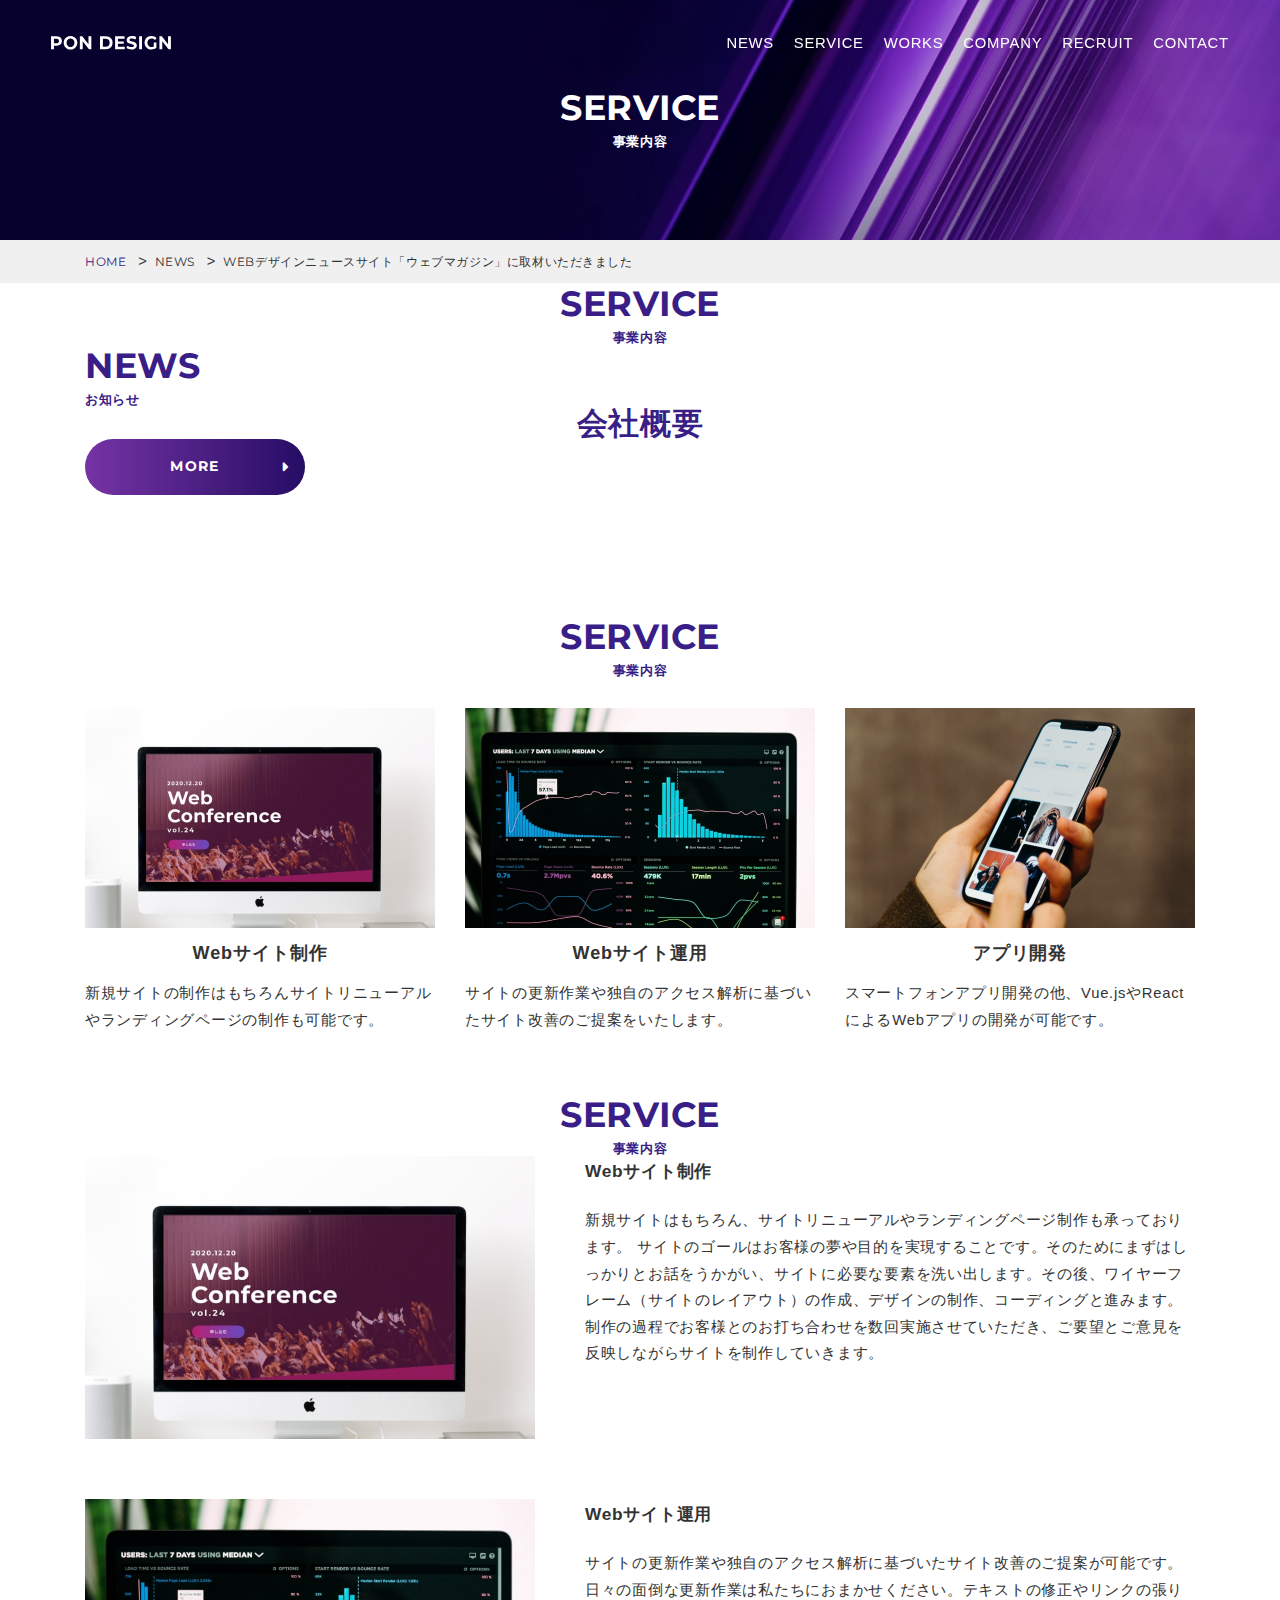
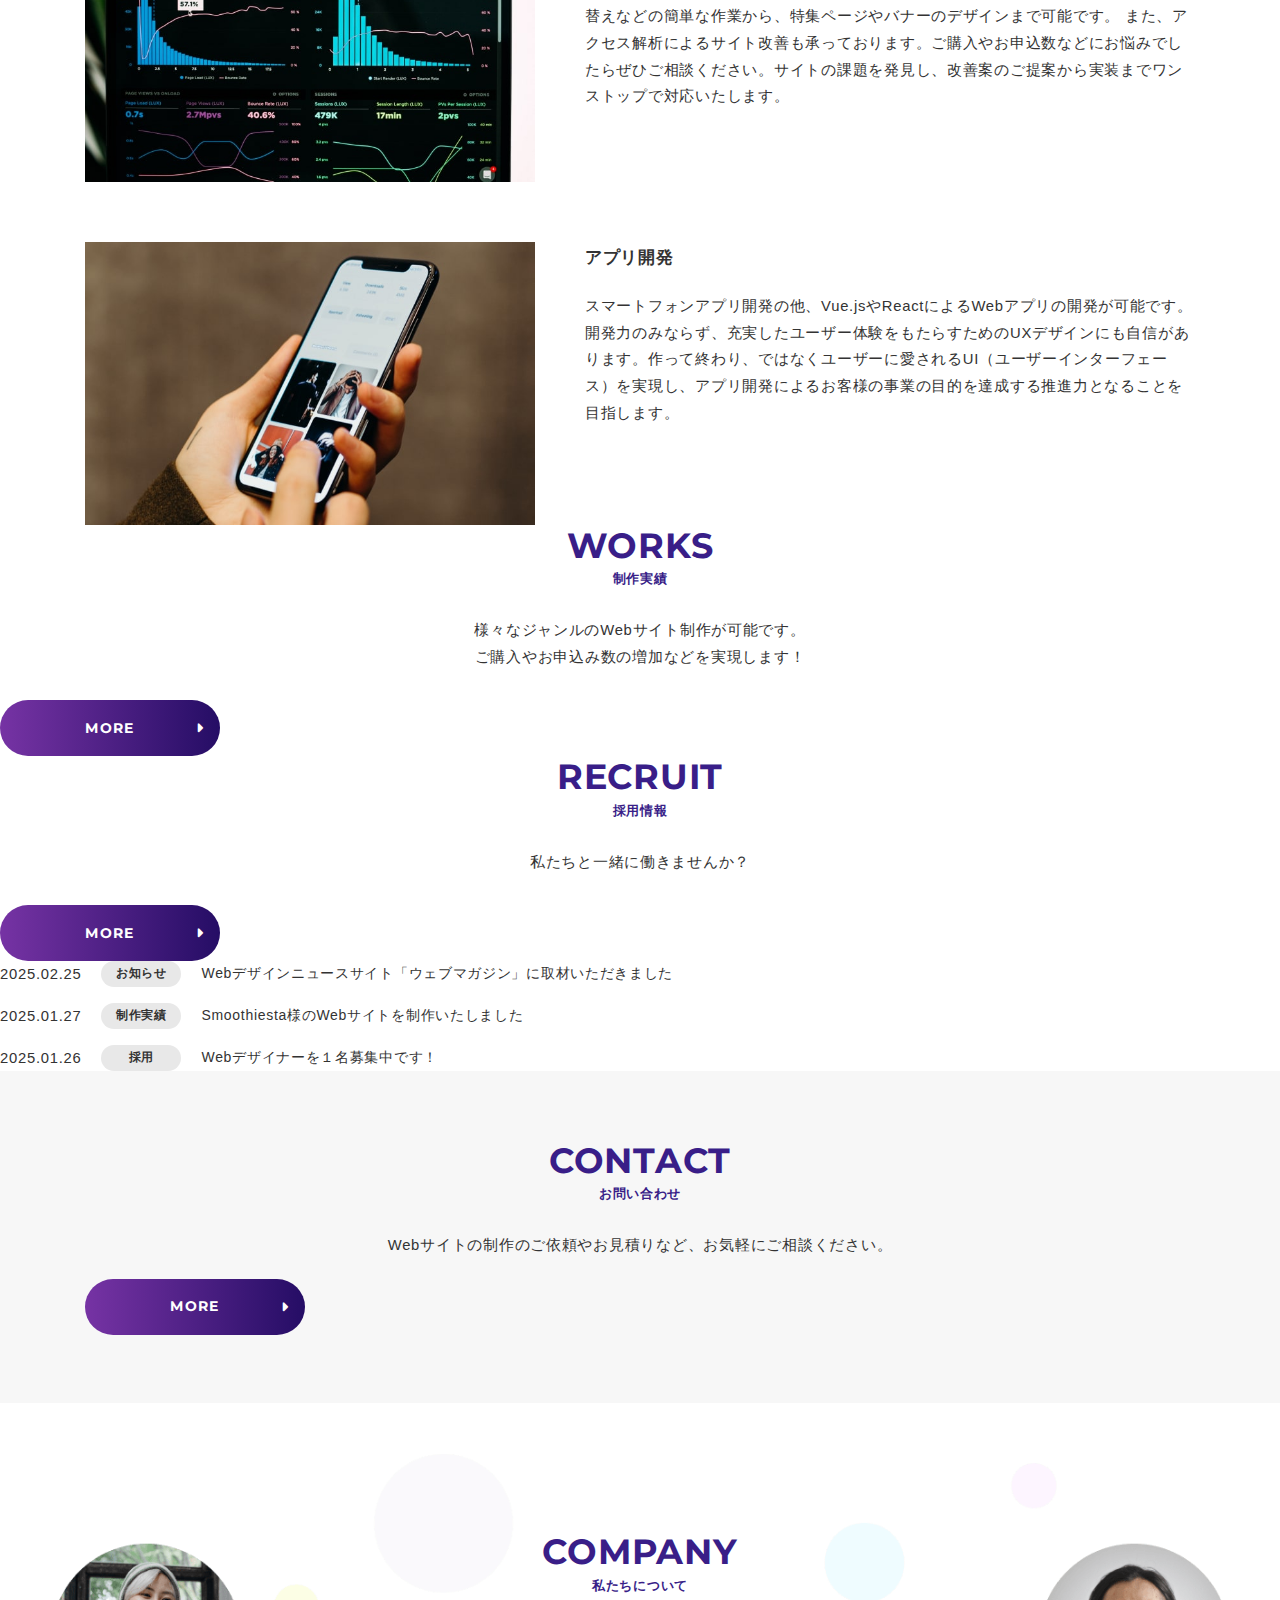
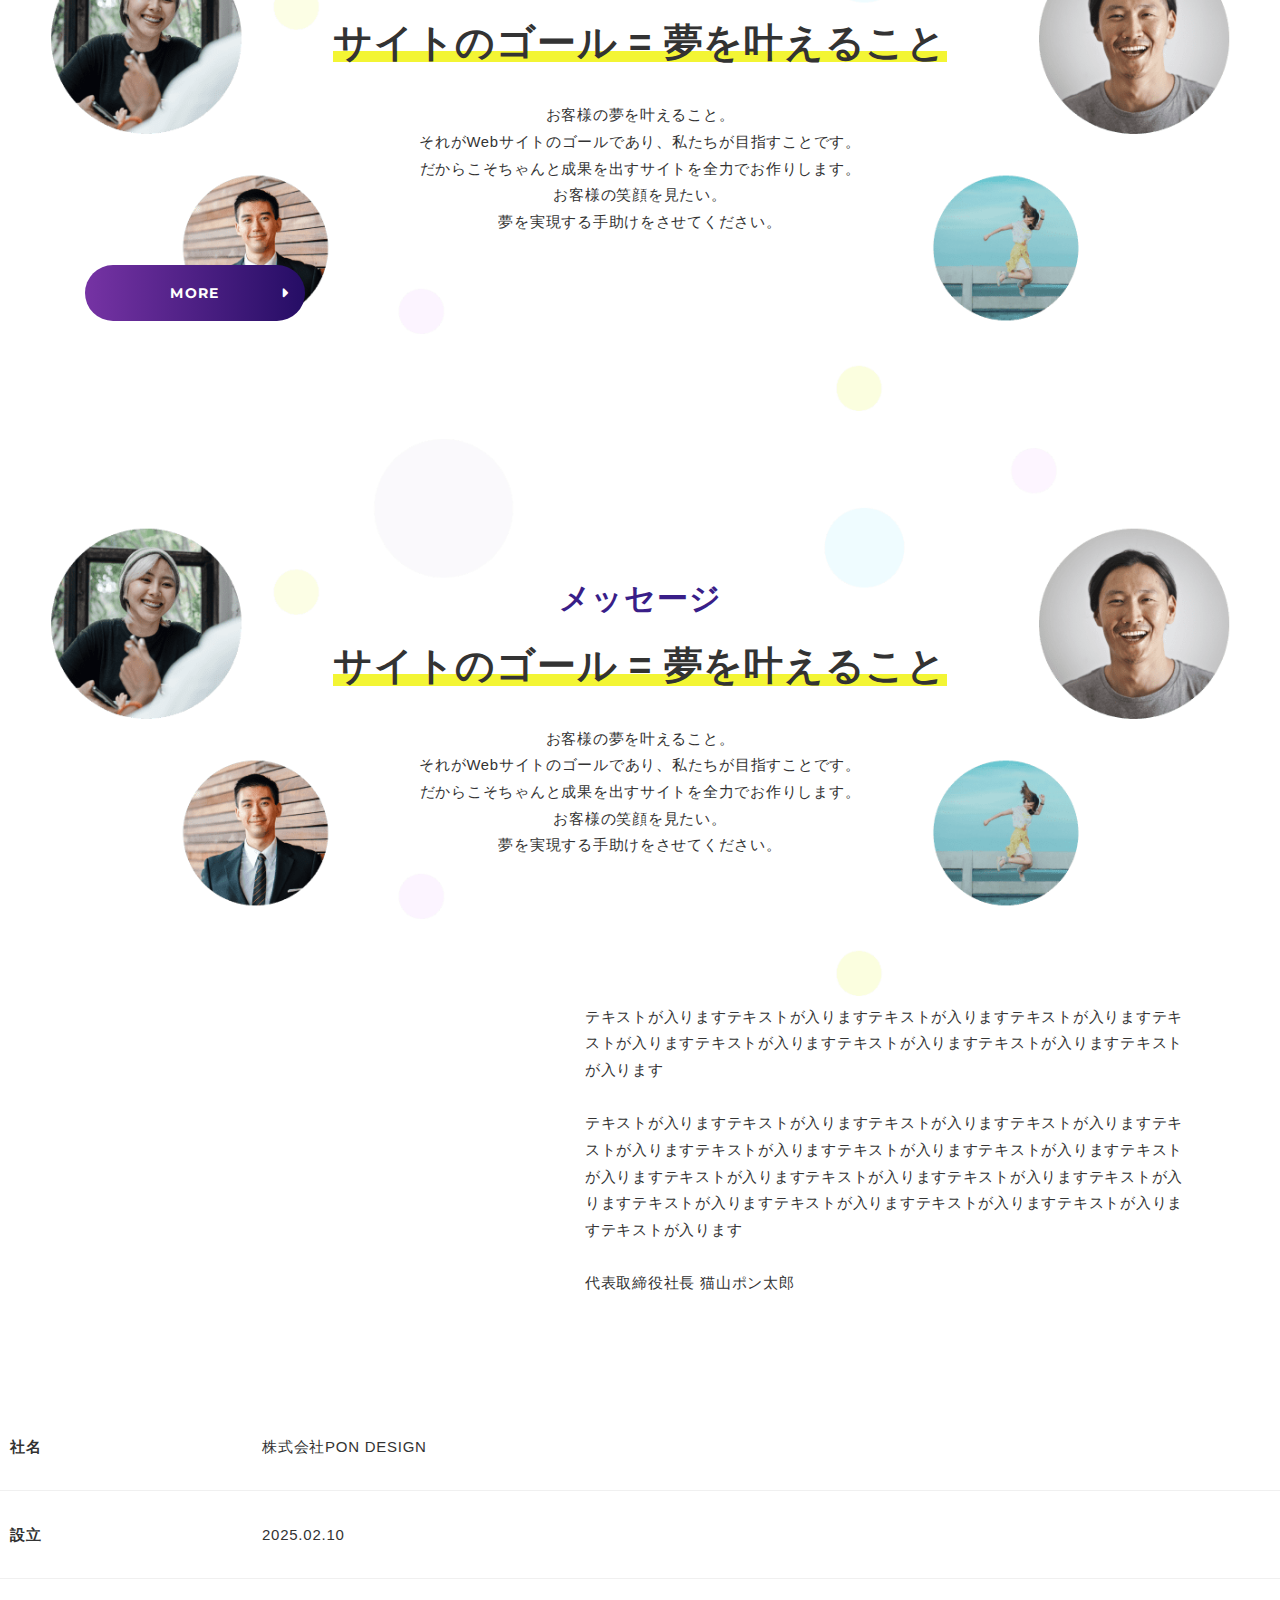
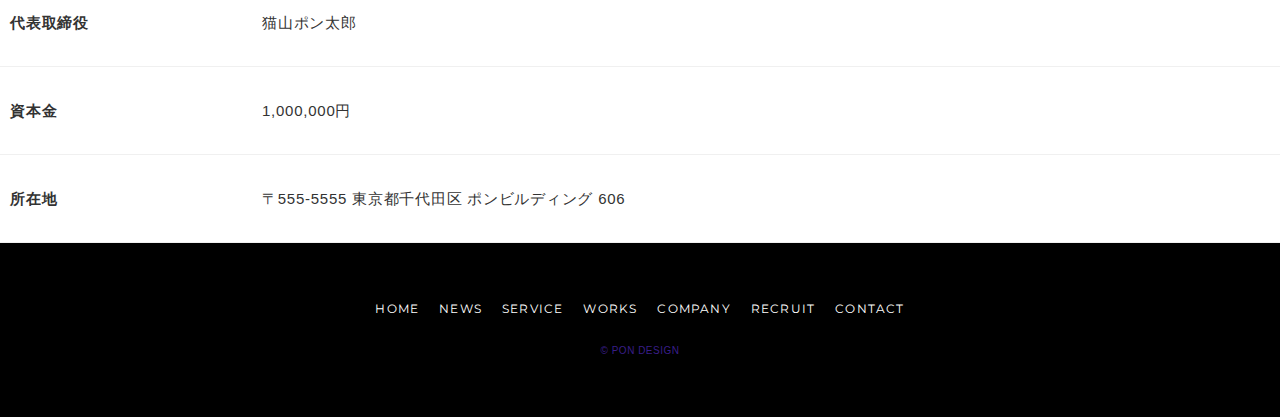
<file: component.html>
<!DOCTYPE html>
<html lang="ja">

<head>
  <meta charset="utf-8">
  <meta name="viewport" content="width=device-width,initial-scale=1">
  <meta name="format-detection" content="telephone=no">
  <meta name="robots" content="noindex,nofollow">
  <title>TOP | WEB DESIGN SPECIALIST</title>
  <meta name="description" content="お客様の夢を叶えること。それがWebサイトのゴールであり、私たちが目指すことです。">
  <!-- ogp -->
  <meta property="og:site_name" content="WEB DESIGN SPECIALIST">
  <meta property="og:url" content="https://ryo-kwt.github.io/pondesign/images/ogp.png">
  <meta property="og:type" content="website">
  <meta property="og:title" content="TOP | WEB DESIGN SPECIALIST">
  <meta property="og:description" content="お客様の夢を叶えること。それがWebサイトのゴールであり、私たちが目指すことです。">
  <meta property="og:image" content="https://ryo-kwt.github.io/pondesign/images/ogp.png">
  <meta property="og:locale" content="ja_JP">
  <meta name="twitter:card" content="summary_large_image">
  <meta name="twitter:description" content="お客様の夢を叶えること。それがWebサイトのゴールであり、私たちが目指すことです。">
  <meta name="twitter:image:src" content="https://ryo-kwt.github.io/pondesign/images/ogp.png">
  <!-- favicon -->
  <link rel="icon" href="images/favicon.ico">
  <link rel="icon" href="images/favicon.svg" type="image/svg+xml">
  <link rel="apple-touch-icon" href="images/apple-touch-icon.png" sizes="180x180">
  <!-- css -->
  <link rel="preconnect" href="https://fonts.googleapis.com">
  <link rel="preconnect" href="https://fonts.gstatic.com" crossorigin>
  <link href="https://fonts.googleapis.com/css2?family=Montserrat:wght@400;700&display=swap" rel="stylesheet">
  <link rel="stylesheet" href="https://cdn.jsdelivr.net/npm/swiper@11/swiper-bundle.min.css">
  <link rel="stylesheet" href="css/all.min.css">
  <link rel="stylesheet" href="css/style.css">
  <!-- js -->
  <script src="https://cdn.jsdelivr.net/npm/swiper@11/swiper-bundle.min.js" defer></script>
  <script src="js/main.js" defer></script>
</head>

<body class="js-body">
  <header class="header js-header">
    <div class="header__inner">
      <h1 class="header__logo">
        <a href="index.html" class="header__logo-link">
          <img src="images/logo-header.svg" alt="pon design" width="120" height="13">
        </a>
      </h1>
      <nav class="header__nav js-header__nav" aria-label="メイン">
        <ul class="header__nav-list">
          <li class="header__nav-item">
            <a href="archive-news.html" class="header__nav-link">news</a>
          </li>
          <li class="header__nav-item">
            <a href="service.html" class="header__nav-link">service</a>
          </li>
          <li class="header__nav-item">
            <a href="works.html" class="header__nav-link">works</a>
          </li>
          <li class="header__nav-item">
            <a href="company.html" class="header__nav-link">company</a>
          </li>
          <li class="header__nav-item">
            <a href="recruit.html" class="header__nav-link">recruit</a>
          </li>
          <li class="header__nav-item">
            <a href="contact.html" class="header__nav-link">contact</a>
          </li>
        </ul>
      </nav>
      <button type="button" class="hamburger js-hamburger" aria-label="メニュー">
        <span class="hamburger__line"></span>
      </button>
    </div>
  </header>

  <main>
    <section class="c-mv">
      <div class="c-mv__image">
        <img src="images/bg-common__mv@1x.jpg" alt="" width="1440" height="768">
      </div>
      <div class="c-mv__inner">
        <h2 class="c-heading-lv2 c-heading-lv2--center c-heading-lv2--light">
          <span class="c-heading-lv2--sub">service</span>事業内容
        </h2>
      </div>
    </section>


    <nav class="c-breadcrumb" aria-label="">
      <div class="l-container">
        <ol class="c-breadcrumb__list">
          <li class="c-breadcrumb__item">
            <a href="#" class="c-breadcrumb__link c-breadcrumb__link--active">home</a>
          </li>
          <li class="c-breadcrumb__item">
            <a href="#" class="c-breadcrumb__link">news</a>
          </li>
          <li class="c-breadcrumb__item">
            <a href="#" class="c-breadcrumb__link c-breadcrumb__link--article">Webデザインニュースサイト「ウェブマガジン」に取材いただきました</a>
          </li>
        </ol>
      </div>
    </nav>


    <article>
      <section>
        <div class="l-container">
          <h2 class="c-heading-lv2 c-heading-lv2--center">
            <span class="c-heading-lv2--sub">service</span>事業内容
          </h2>

          <h2 class="c-heading-lv2 c-heading-lv2--left">
            <span class="c-heading-lv2--sub">news</span>お知らせ
          </h2>

          <h2 class="c-heading-lv2 c-heading-lv2--center c-heading-lv2--ja">会社概要</h2>

          <a href="#" class="c-button">more<i class="fa-solid fa-caret-right c-button__icon"></i></a>

          <a href="#" class="c-button c-button--transparent">more
            <i class="fa-solid fa-caret-right c-button__icon"></i></a>

        </div>
      </section>

      <section class="top-service">
        <div class="l-container">
          <h2 class="c-heading-lv2 c-heading-lv2--center">
            <span class="c-heading-lv2--sub">service</span>事業内容
          </h2>
          <div class="top-service__inner">
            <ul class="c-card c-card--col3">
              <li class="top-service__item">
                <div class="top-service__image">
                  <img src="images/pic-common__service@2x.jpg" alt="" width="345" height="216" loading="lazy">
                </div>
                <h3 class="top-service__title">Webサイト制作</h3>
                <p class="top-service__text">新規サイトの制作はもちろんサイトリニューアルやランディングページの制作も可能です。</p>
              </li>

              <li class="top-service__item">
                <div class="top-service__image">
                  <img src="images/pic-common__service02@2x.jpg" alt="" width="345" height="216" loading="lazy">
                </div>
                <h3 class="top-service__title">Webサイト運用</h3>
                <p class="top-service__text">サイトの更新作業や独自のアクセス解析に基づいたサイト改善のご提案をいたします。</p>
              </li>

              <li class="top-service__item">
                <div class="top-service__image">
                  <img src="images/pic-common__service03@2x.jpg" alt="" width="345" height="216" loading="lazy">
                </div>
                <h3 class="top-service__title">アプリ開発</h3>
                <p class="top-service__text">スマートフォンアプリ開発の他、Vue.jsやReactによるWebアプリの開発が可能です。</p>
              </li>
            </ul>
          </div>
        </div>
      </section>

      <section class="service">
        <div class="l-container">
          <h2 class="c-heading-lv2 c-heading-lv2--center">
            <span class="c-heading-lv2--sub">service</span>事業内容
          </h2>
          <div class="service__inner">
            <ul class="c-media">
              <li class="c-media__item">
                <div class="c-media__image">
                  <img src="images/pic-common__service@2x.jpg" alt="" width="345" height="216" loading="lazy">
                </div>
                <div class="c-media__desc">
                  <h3 class="service__title">Webサイト制作</h3>
                  <p class="service__text">新規サイトはもちろん、サイトリニューアルやランディングページ制作も承っております。
                    サイトのゴールはお客様の夢や目的を実現することです。そのためにまずはしっかりとお話をうかがい、サイトに必要な要素を洗い出します。その後、ワイヤーフレーム（サイトのレイアウト）の作成、デザインの制作、コーディングと進みます。制作の過程でお客様とのお打ち合わせを数回実施させていただき、ご要望とご意見を反映しながらサイトを制作していきます。
                  </p>
                </div>
              </li>

              <li class="c-media__item">
                <div class="c-media__image">
                  <img src="images/pic-common__service02@2x.jpg" alt="" width="345" height="216" loading="lazy">
                </div>
                <div class="c-media__desc">
                  <h3 class="service__title">Webサイト運用</h3>
                  <p class="service__text">
                    サイトの更新作業や独自のアクセス解析に基づいたサイト改善のご提案が可能です。
                    日々の面倒な更新作業は私たちにおまかせください。テキストの修正やリンクの張り替えなどの簡単な作業から、特集ページやバナーのデザインまで可能です。
                    また、アクセス解析によるサイト改善も承っております。ご購入やお申込数などにお悩みでしたらぜひご相談ください。サイトの課題を発見し、改善案のご提案から実装までワンストップで対応いたします。
                  </p>
                </div>
              </li>

              <li class="c-media__item">
                <div class="c-media__image">
                  <img src="images/pic-common__service03@2x.jpg" alt="" width="345" height="216" loading="lazy">
                </div>
                <div class="c-media__desc">
                  <h3 class="service__title">アプリ開発</h3>
                  <p class="service__text">
                    スマートフォンアプリ開発の他、Vue.jsやReactによるWebアプリの開発が可能です。開発力のみならず、充実したユーザー体験をもたらすためのUXデザインにも自信があります。作って終わり、ではなくユーザーに愛されるUI（ユーザーインターフェース）を実現し、アプリ開発によるお客様の事業の目的を達成する推進力となることを目指します。
                  </p>
                </div>
              </li>
            </ul>
          </div>
        </div>
      </section>

      <div class="c-text-box">
        <h2 class="c-heading-lv2 c-heading-lv2--center">
          <span class="c-heading-lv2--sub">works</span>制作実績
        </h2>
        <p class="c-text-box__text">
          様々なジャンルのWebサイト制作が可能です。<br>
          ご購入やお申込み数の増加などを実現します！
        </p>
        <div class="c-text-box__button">
          <a href="#" class="c-button">more<i class="fa-solid fa-caret-right c-button__icon"></i></a>
        </div>
      </div>

      <div class="c-text-box">
        <h2 class="c-heading-lv2 c-heading-lv2--center">
          <span class="c-heading-lv2--sub">recruit</span>採用情報
        </h2>
        <p class="c-text-box__text">私たちと一緒に働きませんか？</p>
        <div class="c-text-box__button">
          <a href="#" class="c-button">more<i class="fa-solid fa-caret-right c-button__icon"></i></a>
        </div>
      </div>

      <ul class="c-date__list">
        <li class="c-date__item">
          <div class="c-date__info">
            <time datetime="2025-02-25" class="c-date__time">2025.02.25<span class="c-date__tag">お知らせ</span></time>
          </div>
          <h3 class="c-date__title"><a href="#" class="c-date__link">Webデザインニュースサイト「ウェブマガジン」に取材いただきました</a></h3>
        </li>
        <li class="c-date__item">
          <div class="c-date__info">
            <time datetime="2025-01-27" class="c-date__time">2025.01.27<span class="c-date__tag">制作実績</span></time>
          </div>
          <h3 class="c-date__title"><a href="#" class="c-date__link">Smoothiesta様のWebサイトを制作いたしました</a></h3>
        </li>
        <li class="c-date__item">
          <div class="c-date__info">
            <time datetime="2025-01-26" class="c-date__time">2025.01.26<span class="c-date__tag">採用</span></time>
          </div>
          <h3 class="c-date__title"><a href="#" class="c-date__link">Webデザイナーを１名募集中です！</a></h3>
        </li>
      </ul>


      <section class="c-contact">
        <div class="l-container">
          <div class="c-contact__inner">
            <h2 class="c-heading-lv2 c-heading-lv2--center">
              <span class="c-heading-lv2--sub">contact</span>お問い合わせ
            </h2>
            <p class="c-contact__text">Webサイトの制作のご依頼やお見積りなど、お気軽にご相談ください。</p>
            <div class="c-contact__button">
              <a href="#" class="c-button">more<i class="fa-solid fa-caret-right c-button__icon"></i></a>
            </div>
          </div>
        </div>
      </section>

      <section class="c-company c-company--top">
        <picture class="c-company__image c-company__image--top">
          <source media="(min-width: 768px)" srcset="images/bg-common__company-pc@1x.png">
          <img src="images/bg-common__company-sp@2x.png" alt="" width="375" height="574" loading="lazy">
        </picture>
        <div class="l-container">
          <h2 class="c-heading-lv2 c-heading-lv2--center">
            <span class="c-heading-lv2--sub">company</span>私たちについて
          </h2>
          <div class="c-company__inner c-company__inner--top">
            <h3 class="c-company__title">サイトのゴール = <br class="u-sp-br">夢を叶えること</h3>
            <p class="c-company__text">
              お客様の夢を叶えること。<br>
              それがWebサイトのゴールであり、私たちが目指すことです。<br>
              だからこそちゃんと成果を出すサイトを全力でお作りします。<br>
              お客様の笑顔を見たい。<br>
              夢を実現する手助けをさせてください。
            </p>
            <div class="c-company__button">
              <a href="#" class="c-button">more<i class="fa-solid fa-caret-right c-button__icon"></i></a>
            </div>
          </div>
        </div>
      </section>

      <section class="c-company">
        <picture class="c-company__image">
          <source media="(min-width: 768px)" srcset="images/bg-common__company-pc@1x.png">
          <img src="images/bg-common__company-sp@2x.png" alt="" width="375" height="574" loading="lazy">
        </picture>
        <div class="l-container">
          <h2 class="c-heading-lv2 c-heading-lv2--center c-heading-lv2--ja">メッセージ</h2>
          <div class="c-company__inner">
            <h3 class="c-company__title">サイトのゴール = <br class="u-sp-br">夢を叶えること</h3>
            <p class="c-company__text">
              お客様の夢を叶えること。<br>
              それがWebサイトのゴールであり、私たちが目指すことです。<br>
              だからこそちゃんと成果を出すサイトを全力でお作りします。<br>
              お客様の笑顔を見たい。<br>
              夢を実現する手助けをさせてください。
            </p>
            <div class="c-company__media">
              <div class="c-media">
                <div class="c-media__item">
                  <div class="c-media__image">
                    <img src="images/pic-company__article@2x.jpg" alt="" width="345" height="255" loading="lazy">
                  </div>
                  <div class="c-media__desc">
                    <p class="c-company__media-text">
                      テキストが入りますテキストが入りますテキストが入りますテキストが入りますテキストが入りますテキストが入りますテキストが入りますテキストが入りますテキストが入ります</p>
                    <p class="c-company__media-text">
                      テキストが入りますテキストが入りますテキストが入りますテキストが入りますテキストが入りますテキストが入りますテキストが入りますテキストが入りますテキストが入りますテキストが入りますテキストが入りますテキストが入りますテキストが入りますテキストが入りますテキストが入りますテキストが入りますテキストが入りますテキストが入ります
                    </p>
                    <p class="c-company__media-text">代表取締役社長 猫山ポン太郎</p>
                  </div>
                </div>
              </div>
            </div>
          </div>
        </div>
      </section>

      <dl class="c-definition__list">
        <div class="c-definition__item">
          <dt class="c-definition__term">社名</dt>
          <dd class="c-definition__desc">株式会社PON DESIGN</dd>
        </div>

        <div class="c-definition__item">
          <dt class="c-definition__term">設立</dt>
          <dd class="c-definition__desc">2025.02.10</dd>
        </div>

        <div class="c-definition__item">
          <dt class="c-definition__term">代表取締役</dt>
          <dd class="c-definition__desc">猫山ポン太郎</dd>
        </div>

        <div class="c-definition__item">
          <dt class="c-definition__term">資本金</dt>
          <dd class="c-definition__desc">1,000,000円</dd>
        </div>

        <div class="c-definition__item">
          <dt class="c-definition__term">所在地</dt>
          <dd class="c-definition__desc">〒555-5555 東京都千代田区 ポンビルディング 606</dd>
        </div>
      </dl>
    </article>
  </main>

  <footer class="footer">
    <div class="l-container">
      <div class="footer__inner">
        <nav class="footer__nav" aria-label="メイン">
          <ul class="footer__nav-list">
            <li class="footer__nav-item">
              <a href="#" class="footer__nav-link">home</a>
            </li>
            <li class="footer__nav-item">
              <a href="#" class="footer__nav-link">news</a>
            </li>
            <li class="footer__nav-item">
              <a href="#" class="footer__nav-link">service</a>
            </li>
            <li class="footer__nav-item">
              <a href="#" class="footer__nav-link">works</a>
            </li>
            <li class="footer__nav-item">
              <a href="#" class="footer__nav-link">company</a>
            </li>
            <li class="footer__nav-item">
              <a href="#" class="footer__nav-link">recruit</a>
            </li>
            <li class="footer__nav-item">
              <a href="#" class="footer__nav-link">contact</a>
            </li>
          </ul>
        </nav>
        <small class="footer__copyright">&copy; pon design</small>
      </div>
    </div>
  </footer>

  <div class="c-back-to-top js-c-back-to-top">
    <button type="button" class="c-back-to-top__button">
      <i class="fa-solid fa-arrow-up c-back-to-top__icon"></i>
      <span class="sr-only">topへ戻る</span>
    </button>
  </div>
</body>

</html>
</file>
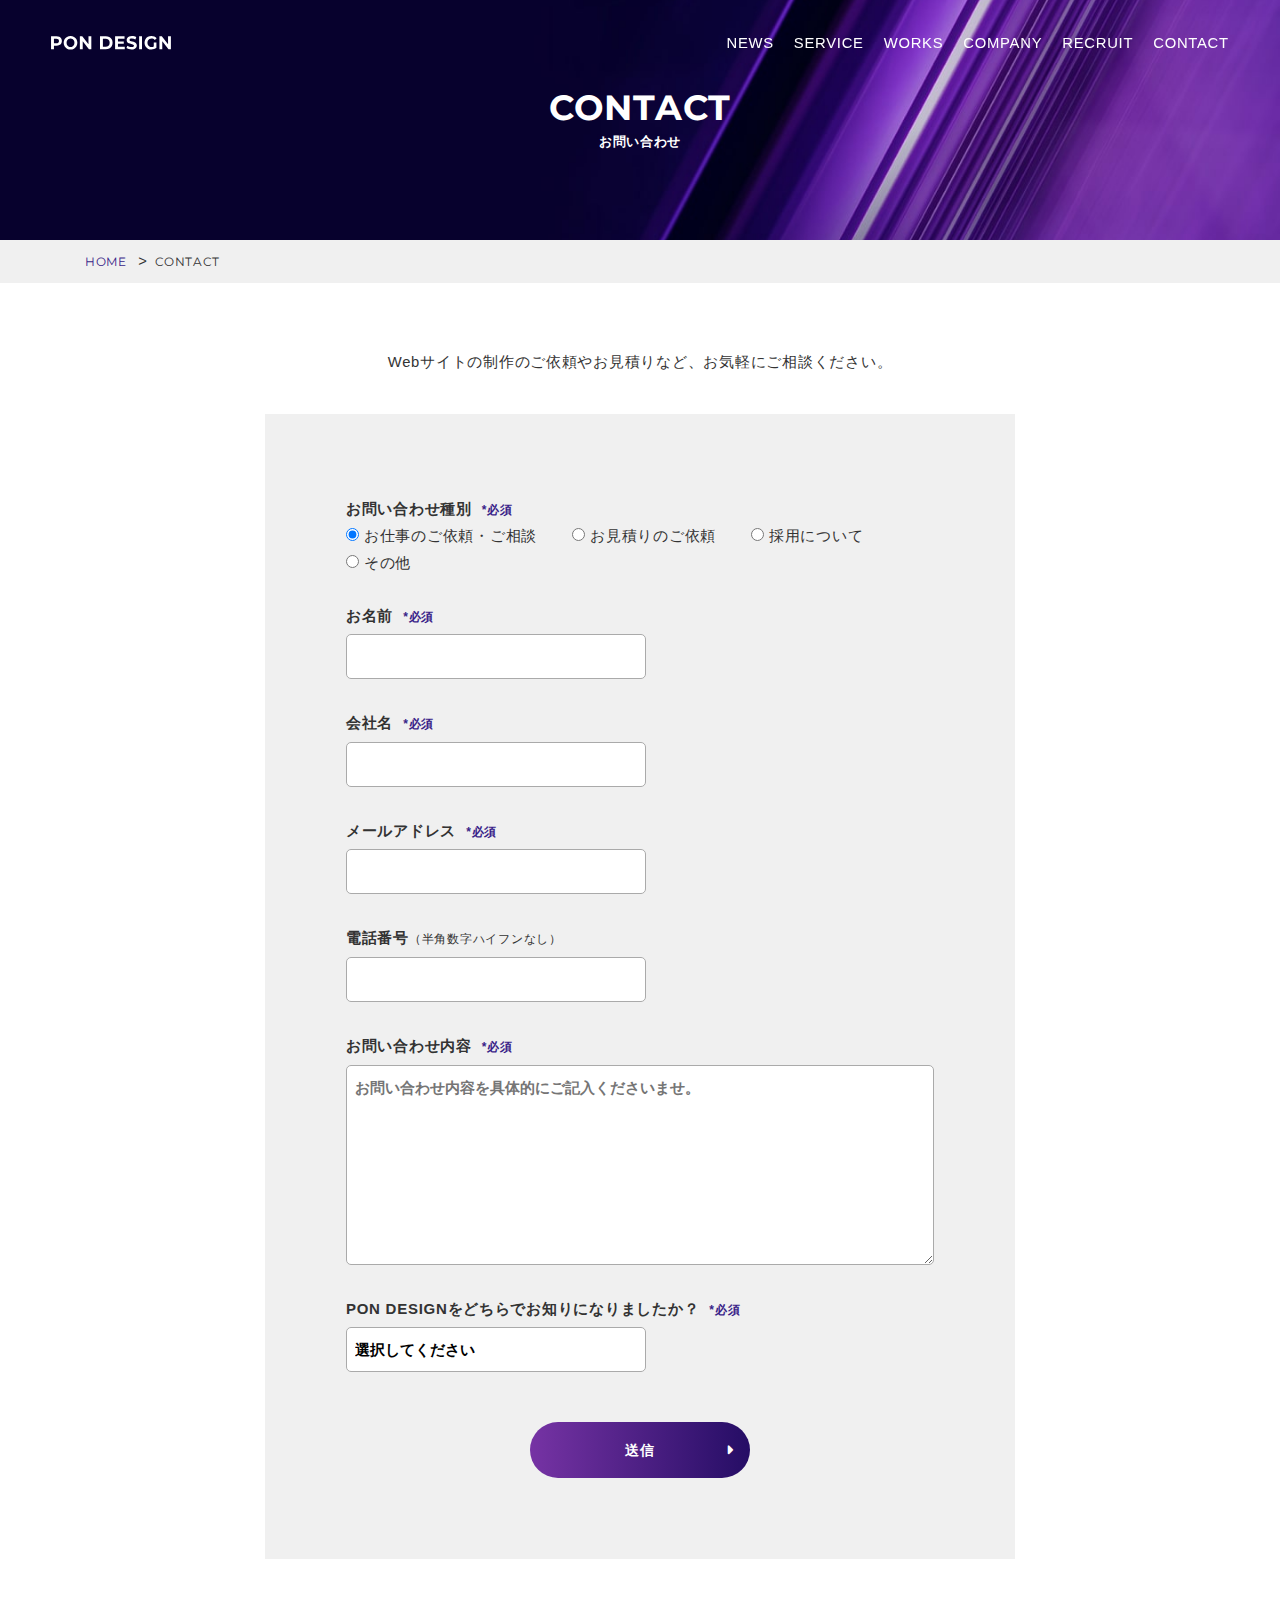
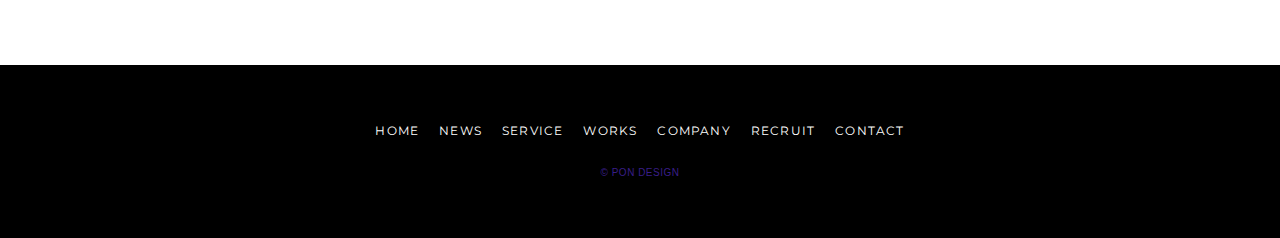
<file: contact.html>
<!DOCTYPE html>
<html lang="ja">

<head>
  <meta charset="utf-8">
  <meta name="viewport" content="width=device-width,initial-scale=1">
  <meta name="format-detection" content="telephone=no">
  <meta name="robots" content="noindex,nofollow">
  <title>CONTACT | WEB DESIGN SPECIALIST</title>
  <meta name="description" content="お客様の夢を叶えること。それがWebサイトのゴールであり、私たちが目指すことです。">
  <!-- ogp -->
  <meta property="og:site_name" content="WEB DESIGN SPECIALIST">
  <meta property="og:url" content="URL">
  <meta property="og:type" content="article">
  <meta property="og:title" content="CONTACT | WEB DESIGN SPECIALIST">
  <meta property="og:description" content="お客様の夢を叶えること。それがWebサイトのゴールであり、私たちが目指すことです。">
  <meta property="og:image" content="URL">
  <meta property="og:locale" content="ja_JP">
  <meta name="twitter:card" content="summary_large_image">
  <meta name="twitter:description" content="お客様の夢を叶えること。それがWebサイトのゴールであり、私たちが目指すことです。">
  <meta name="twitter:image:src" content="URL">
  <!-- favicon -->
  <link rel="icon" href="favicon.ico">
  <link rel="icon" href="favicon.svg" type="image/svg+xml">
  <link rel="apple-touch-icon" href="apple-touch-icon.png" sizes="180x180">
  <!-- css -->
  <link rel="preconnect" href="https://fonts.googleapis.com">
  <link rel="preconnect" href="https://fonts.gstatic.com" crossorigin>
  <link href="https://fonts.googleapis.com/css2?family=Montserrat:wght@400;700&display=swap" rel="stylesheet">
  <link rel="stylesheet" href="https://cdn.jsdelivr.net/npm/swiper@11/swiper-bundle.min.css">
  <link rel="stylesheet" href="css/all.min.css">
  <link rel="stylesheet" href="css/style.css">
  <!-- js -->
  <script src="https://cdn.jsdelivr.net/npm/swiper@11/swiper-bundle.min.js" defer></script>
  <script src="js/main.js" defer></script>
</head>

<body>

  <body class="js-body">
    <header class="header js-header">
      <div class="header__inner">
        <h1 class="header__logo">
          <a href="index.html" class="header__logo-link">
            <img src="images/logo-header.svg" alt="pon design" width="120" height="13">
          </a>
        </h1>
        <nav class="header__nav js-header__nav" aria-label="メイン">
          <ul class="header__nav-list">
            <li class="header__nav-item">
              <a href="archive-news.html" class="header__nav-link">news</a>
            </li>
            <li class="header__nav-item">
              <a href="service.html" class="header__nav-link">service</a>
            </li>
            <li class="header__nav-item">
              <a href="works.html" class="header__nav-link">works</a>
            </li>
            <li class="header__nav-item">
              <a href="company.html" class="header__nav-link">company</a>
            </li>
            <li class="header__nav-item">
              <a href="recruit.html" class="header__nav-link">recruit</a>
            </li>
            <li class="header__nav-item">
              <a href="contact.html" class="header__nav-link">contact</a>
            </li>
          </ul>
        </nav>
        <button type="button" class="hamburger js-hamburger" aria-label="メニュー">
          <span class="hamburger__line"></span>
        </button>
      </div>
    </header>

    <main>
      <section class="c-mv">
        <div class="c-mv__image">
          <img src="images/bg-common__mv@1x.jpg" alt="" width="1440" height="768">
        </div>
        <div class="c-mv__inner">
          <h2 class="c-heading-lv2 c-heading-lv2--center c-heading-lv2--light">
            <span class="c-heading-lv2--sub">contact</span>お問い合わせ
          </h2>
        </div>
      </section>

      <nav class="c-breadcrumb" aria-label="">
        <div class="l-container">
          <ol class="c-breadcrumb__list">
            <li class="c-breadcrumb__item">
              <a href="index.html" class="c-breadcrumb__link c-breadcrumb__link--active">home</a>
            </li>
            <li class="c-breadcrumb__item">
              <a href="#" class="c-breadcrumb__link">contact</a>
            </li>
          </ol>
        </div>
      </nav>

      <article>
        <div class="contact l-section">
          <div class="l-container-sm">
            <p class="contact__text">Webサイトの制作のご依頼やお見積りなど、<span class="u-sp-br"></span>お気軽にご相談ください。</p>
            <div class="contact__inner">
              <form action="#" method="post" class="c-form">
                <div class="c-form__item">
                  <div class="c-form__title">お問い合わせ種別<strong class="c-form__required">*必須</strong></div>
                  <div class="c-form__radio">
                    <label><input type="radio" name="radio" checked>お仕事のご依頼・ご相談</label>
                    <label><input type="radio" name="radio">お見積りのご依頼</label>
                    <label><input type="radio" name="radio">採用について</label>
                    <label><input type="radio" name="radio">その他</label>
                  </div>
                </div>

                <div class="c-form__item">
                  <label class="c-form__title">お名前<strong class="c-form__required">*必須</strong>
                    <input type="text" name="name" required>
                  </label>
                </div>

                <div class="c-form__item">
                  <label class="c-form__title">会社名<strong class="c-form__required">*必須</strong>
                    <input type="text" name="company-name" required>
                  </label>
                </div>

                <div class="c-form__item">
                  <label class="c-form__title">メールアドレス<strong class="c-form__required">*必須</strong>
                    <input type="email" name="email" required>
                  </label>
                </div>

                <div class="c-form__item">
                  <label class="c-form__title">電話番号<span class="c-form__comment">（半角数字ハイフンなし）</span>
                    <input type="tel" name="tel">
                  </label>
                </div>

                <div class="c-form__item">
                  <label class="c-form__title">お問い合わせ内容<strong class="c-form__required">*必須</strong>
                    <textarea name="textarea" placeholder="お問い合わせ内容を具体的にご記入くださいませ。" required></textarea>
                  </label>
                </div>

                <div class="c-form__item">
                  <label class="c-form__title">PON DESIGNをどちらでお知りになりましたか？<strong class="c-form__required">*必須</strong>
                    <select name="select">
                      <option value="選択してください">選択してください</option>
                      <option value="Google/Yahoo検索">Google/Yahoo検索</option>
                      <option value="SNS">SNS</option>
                      <option value="ブログ">ブログ</option>
                      <option value="友人や知人">友人や知人</option>
                      <option value="その他">その他</option>
                    </select>
                  </label>
                </div>

                <div class="c-form__button">
                  <button type="submit" class="c-button c-button--center">送信
                    <i class="fa-solid fa-caret-right c-button__icon"></i>
                  </button>
                </div>
              </form>
            </div>
          </div>
        </div>
      </article>
    </main>

    <footer class="footer">
      <div class="l-container">
        <div class="footer__inner">
          <nav class="footer__nav" aria-label="メイン">
            <ul class="footer__nav-list">
              <li class="footer__nav-item">
                <a href="index.html" class="footer__nav-link">home</a>
              </li>
              <li class="footer__nav-item">
                <a href="archive-news.html" class="footer__nav-link">news</a>
              </li>
              <li class="footer__nav-item">
                <a href="service.html" class="footer__nav-link">service</a>
              </li>
              <li class="footer__nav-item">
                <a href="works.html" class="footer__nav-link">works</a>
              </li>
              <li class="footer__nav-item">
                <a href="company.html" class="footer__nav-link">company</a>
              </li>
              <li class="footer__nav-item">
                <a href="recruit.html" class="footer__nav-link">recruit</a>
              </li>
              <li class="footer__nav-item">
                <a href="contact.html" class="footer__nav-link">contact</a>
              </li>
            </ul>
          </nav>
          <small class="footer__copyright">&copy; pon design</small>
        </div>
      </div>
    </footer>

    <div class="c-back-to-top js-c-back-to-top">
      <button type="button" class="c-back-to-top__button">
        <i class="fa-solid fa-arrow-up c-back-to-top__icon"></i>
        <span class="sr-only">topへ戻る</span>
      </button>
    </div>
  </body>

</html>
</file>
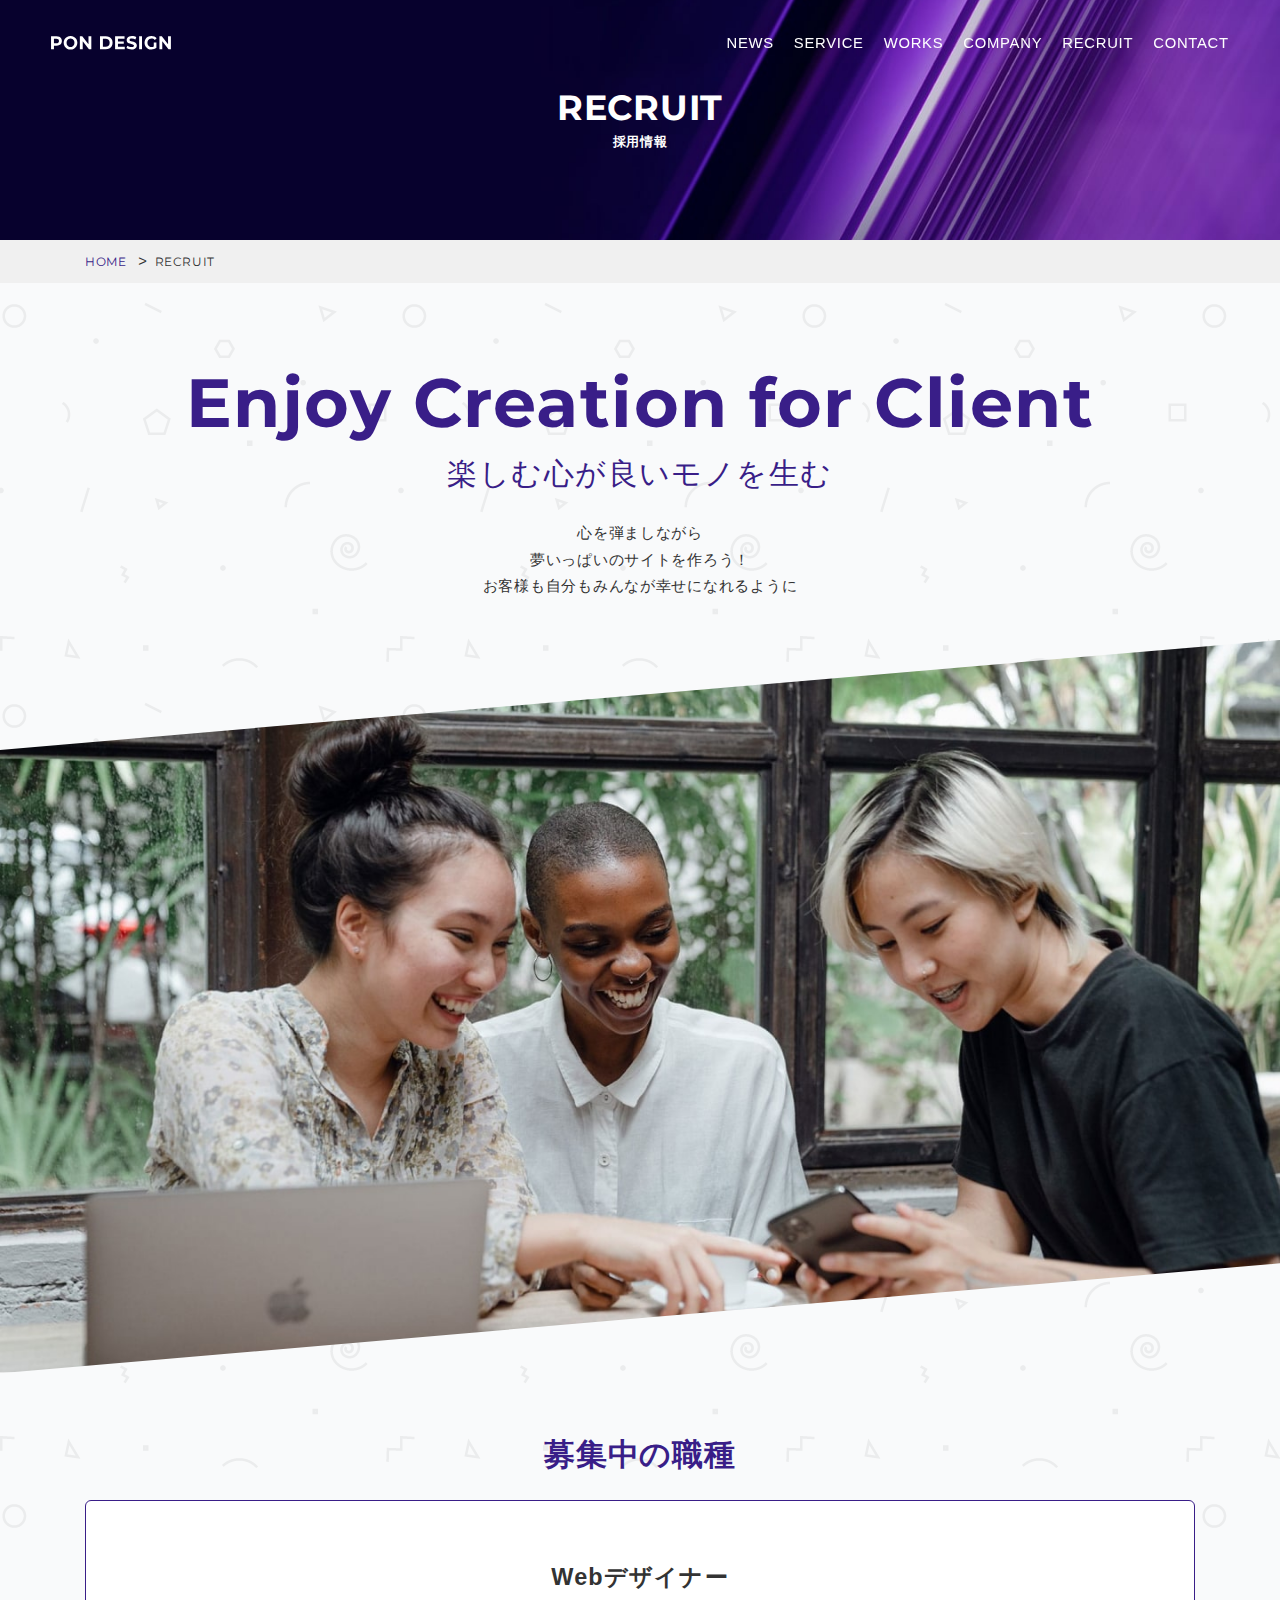
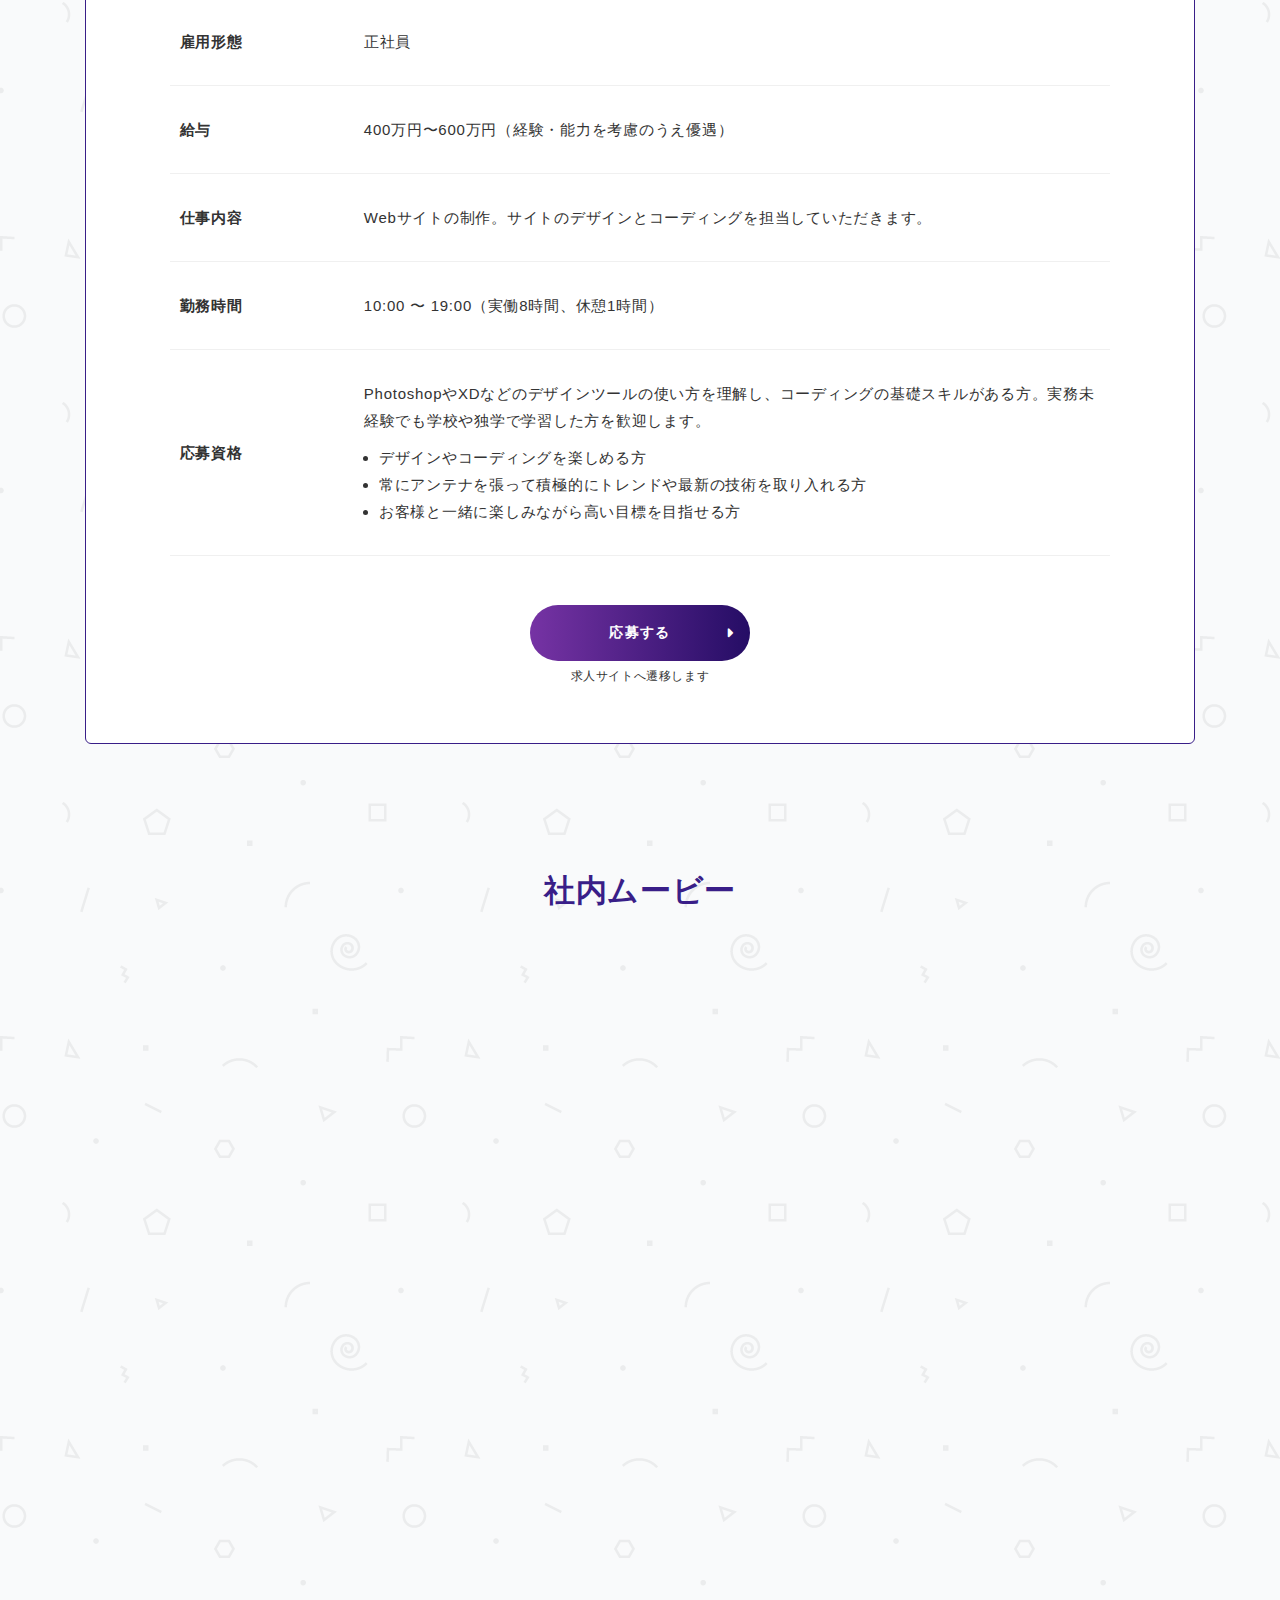
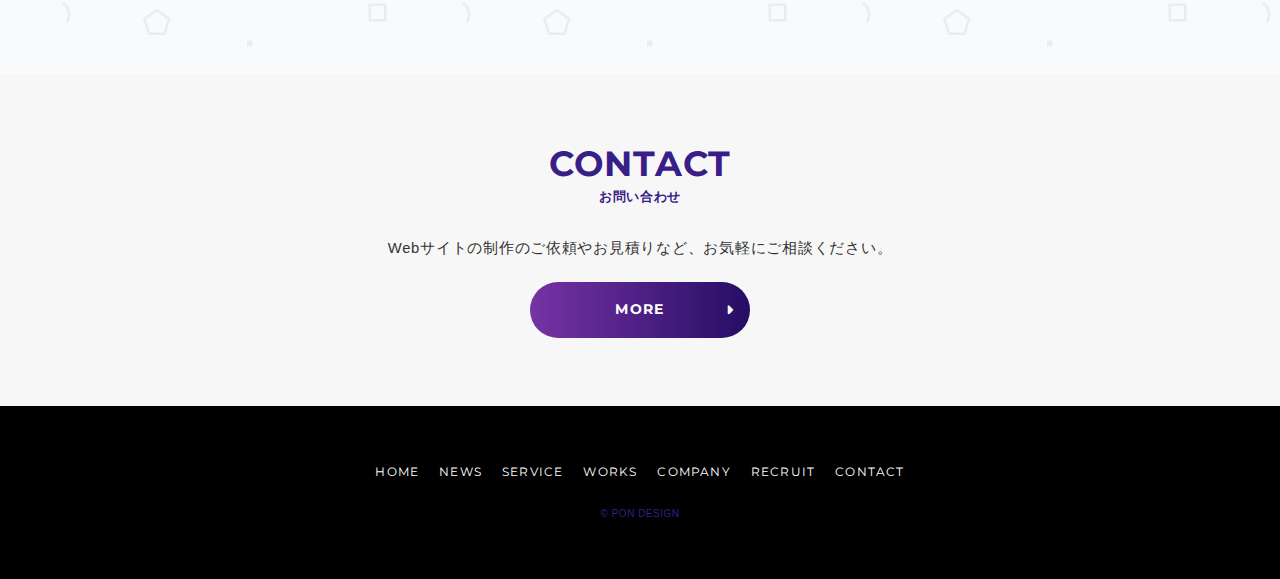
<file: recruit.html>
<!DOCTYPE html>
<html lang="ja">

<head>
  <meta charset="utf-8">
  <meta name="viewport" content="width=device-width,initial-scale=1">
  <meta name="format-detection" content="telephone=no">
  <meta name="robots" content="noindex,nofollow">
  <title>RECRUIT | WEB DESIGN SPECIALIST</title>
  <meta name="description" content="お客様の夢を叶えること。それがWebサイトのゴールであり、私たちが目指すことです。">
  <!-- ogp -->
  <meta property="og:site_name" content="WEB DESIGN SPECIALIST">
  <meta property="og:url" content="URL">
  <meta property="og:type" content="article">
  <meta property="og:title" content="RECRUIT | WEB DESIGN SPECIALIST">
  <meta property="og:description" content="お客様の夢を叶えること。それがWebサイトのゴールであり、私たちが目指すことです。">
  <meta property="og:image" content="URL">
  <meta property="og:locale" content="ja_JP">
  <meta name="twitter:card" content="summary_large_image">
  <meta name="twitter:description" content="お客様の夢を叶えること。それがWebサイトのゴールであり、私たちが目指すことです。">
  <meta name="twitter:image:src" content="URL">
  <!-- favicon -->
  <link rel="icon" href="favicon.ico">
  <link rel="icon" href="favicon.svg" type="image/svg+xml">
  <link rel="apple-touch-icon" href="apple-touch-icon.png" sizes="180x180">
  <!-- css -->
  <link rel="preconnect" href="https://fonts.googleapis.com">
  <link rel="preconnect" href="https://fonts.gstatic.com" crossorigin>
  <link href="https://fonts.googleapis.com/css2?family=Montserrat:wght@400;700&display=swap" rel="stylesheet">
  <link rel="stylesheet" href="https://cdn.jsdelivr.net/npm/swiper@11/swiper-bundle.min.css">
  <link rel="stylesheet" href="css/all.min.css">
  <link rel="stylesheet" href="css/style.css">
  <!-- js -->
  <script src="https://cdn.jsdelivr.net/npm/swiper@11/swiper-bundle.min.js" defer></script>
  <script src="js/main.js" defer></script>
</head>

<body>

  <body class="js-body">
    <header class="header js-header">
      <div class="header__inner">
        <h1 class="header__logo">
          <a href="index.html" class="header__logo-link">
            <img src="images/logo-header.svg" alt="pon design" width="120" height="13">
          </a>
        </h1>
        <nav class="header__nav js-header__nav" aria-label="メイン">
          <ul class="header__nav-list">
            <li class="header__nav-item">
              <a href="archive-news.html" class="header__nav-link">news</a>
            </li>
            <li class="header__nav-item">
              <a href="service.html" class="header__nav-link">service</a>
            </li>
            <li class="header__nav-item">
              <a href="works.html" class="header__nav-link">works</a>
            </li>
            <li class="header__nav-item">
              <a href="company.html" class="header__nav-link">company</a>
            </li>
            <li class="header__nav-item">
              <a href="recruit.html" class="header__nav-link">recruit</a>
            </li>
            <li class="header__nav-item">
              <a href="contact.html" class="header__nav-link">contact</a>
            </li>
          </ul>
        </nav>
        <button type="button" class="hamburger js-hamburger" aria-label="メニュー">
          <span class="hamburger__line"></span>
        </button>
      </div>
    </header>

    <main>
      <section class="c-mv">
        <div class="c-mv__image">
          <img src="images/bg-common__mv@1x.jpg" alt="" width="1440" height="768">
        </div>
        <div class="c-mv__inner">
          <h2 class="c-heading-lv2 c-heading-lv2--center c-heading-lv2--light">
            <span class="c-heading-lv2--sub">recruit</span>採用情報
          </h2>
        </div>
      </section>

      <nav class="c-breadcrumb" aria-label="">
        <div class="l-container">
          <ol class="c-breadcrumb__list">
            <li class="c-breadcrumb__item">
              <a href="index.html" class="c-breadcrumb__link c-breadcrumb__link--active">home</a>
            </li>
            <li class="c-breadcrumb__item">
              <a href="#" class="c-breadcrumb__link">recruit</a>
            </li>
          </ol>
        </div>
      </nav>

      <article>
        <div class="recruit-bg-image">
          <section class="recruit">
            <div class="l-container">
              <div class="recruit__inner">
                <h2 class="recruit__title">
                  <span class="recruit__sub-title">Enjoy Creation for Client</span>楽しむ心が良いモノを生む
                </h2>
                <p class="recruit__text">
                  心を弾ましながら<br>
                  夢いっぱいのサイトを作ろう！<br>
                  お客様も自分もみんなが幸せになれるように<br>
                </p>
              </div>
            </div>
            <div class="recruit__image">
              <img src="images/pic-recruit__article@1x.jpg" alt="" width="375" height="214">
            </div>
          </section>

          <section class="recruit-info">
            <div class="l-container">
              <h2 class="c-heading-lv2 c-heading-lv2--center c-heading-lv2--ja">募集中の職種</h2>
              <div class="company-info__inner">
                <h3 class="recruit-info__title">Webデザイナー</h3>
                <dl class="c-definition__list">
                  <div class="c-definition__item">
                    <dt class="c-definition__term">雇用形態</dt>
                    <dd class="c-definition__desc">正社員</dd>
                  </div>

                  <div class="c-definition__item">
                    <dt class="c-definition__term">給与</dt>
                    <dd class="c-definition__desc">400万円〜600万円（経験・能力を考慮のうえ優遇）</dd>
                  </div>

                  <div class="c-definition__item">
                    <dt class="c-definition__term">仕事内容</dt>
                    <dd class="c-definition__desc">Webサイトの制作。サイトのデザインとコーディングを担当していただきます。</dd>
                  </div>

                  <div class="c-definition__item">
                    <dt class="c-definition__term">勤務時間</dt>
                    <dd class="c-definition__desc">10:00 〜 19:00（実働8時間、休憩1時間）</dd>
                  </div>

                  <div class="c-definition__item">
                    <dt class="c-definition__term">応募資格</dt>
                    <dd class="c-definition__desc">
                      <p class="recruit-info__text">
                        PhotoshopやXDなどのデザインツールの使い方を理解し、コーディングの基礎スキルがある方。実務未経験でも学校や独学で学習した方を歓迎します。
                      </p>
                      <ul class="recruit-info__list">
                        <li class="recruit-info__list-item">デザインやコーディングを楽しめる方</li>
                        <li class="recruit-info__list-item">常にアンテナを張って積極的にトレンドや最新の技術を取り入れる方</li>
                        <li class="recruit-info__list-item">お客様と一緒に楽しみながら高い目標を目指せる方</li>
                      </ul>
                    </dd>
                  </div>
                </dl>
                <div class="recruit-info__button">
                  <a href="#" class="c-button c-button--center">応募する
                    <i class="fa-solid fa-caret-right c-button__icon"></i></a>
                </div>
                <p class="recruit-info__comment">求人サイトへ遷移します</p>
              </div>
            </div>
          </section>

          <section class="recruit-move">
            <div class="l-container">
              <h2 class="c-heading-lv2 c-heading-lv2--center c-heading-lv2--ja">社内ムービー</h2>
              <div class="recruit-move__inner">
                <div class="recruit-move__video">
                  <iframe width="560" height="315" src="https://www.youtube.com/embed/QF4DmqqeTbI?si=AalIydOKbtsHW66B"
                    loading="lazy" title="YouTube video player"
                    allow="accelerometer; autoplay; clipboard-write; encrypted-media; gyroscope; picture-in-picture; web-share"
                    referrerpolicy="strict-origin-when-cross-origin" allowfullscreen>
                  </iframe>
                </div>
              </div>
            </div>
          </section>
        </div>

        <section class="c-contact">
          <div class="l-container">
            <div class="c-contact__inner">
              <h2 class="c-heading-lv2 c-heading-lv2--center">
                <span class="c-heading-lv2--sub">contact</span>お問い合わせ
              </h2>
              <p class="c-contact__text">Webサイトの制作のご依頼やお見積りなど、お気軽にご相談ください。</p>
              <div class="c-contact__button">
                <a href="contact.html" class="c-button c-button--center">more
                  <i class="fa-solid fa-caret-right c-button__icon"></i></a>
              </div>
            </div>
          </div>
        </section>
      </article>
    </main>

    <footer class="footer">
      <div class="l-container">
        <div class="footer__inner">
          <nav class="footer__nav" aria-label="メイン">
            <ul class="footer__nav-list">
              <li class="footer__nav-item">
                <a href="index.html" class="footer__nav-link">home</a>
              </li>
              <li class="footer__nav-item">
                <a href="archive-news.html" class="footer__nav-link">news</a>
              </li>
              <li class="footer__nav-item">
                <a href="service.html" class="footer__nav-link">service</a>
              </li>
              <li class="footer__nav-item">
                <a href="works.html" class="footer__nav-link">works</a>
              </li>
              <li class="footer__nav-item">
                <a href="company.html" class="footer__nav-link">company</a>
              </li>
              <li class="footer__nav-item">
                <a href="recruit.html" class="footer__nav-link">recruit</a>
              </li>
              <li class="footer__nav-item">
                <a href="contact.html" class="footer__nav-link">contact</a>
              </li>
            </ul>
          </nav>
          <small class="footer__copyright">&copy; pon design</small>
        </div>
      </div>
    </footer>

    <div class="c-back-to-top js-c-back-to-top">
      <button type="button" class="c-back-to-top__button">
        <i class="fa-solid fa-arrow-up c-back-to-top__icon"></i>
        <span class="sr-only">topへ戻る</span>
      </button>
    </div>
  </body>

</html>
</file>
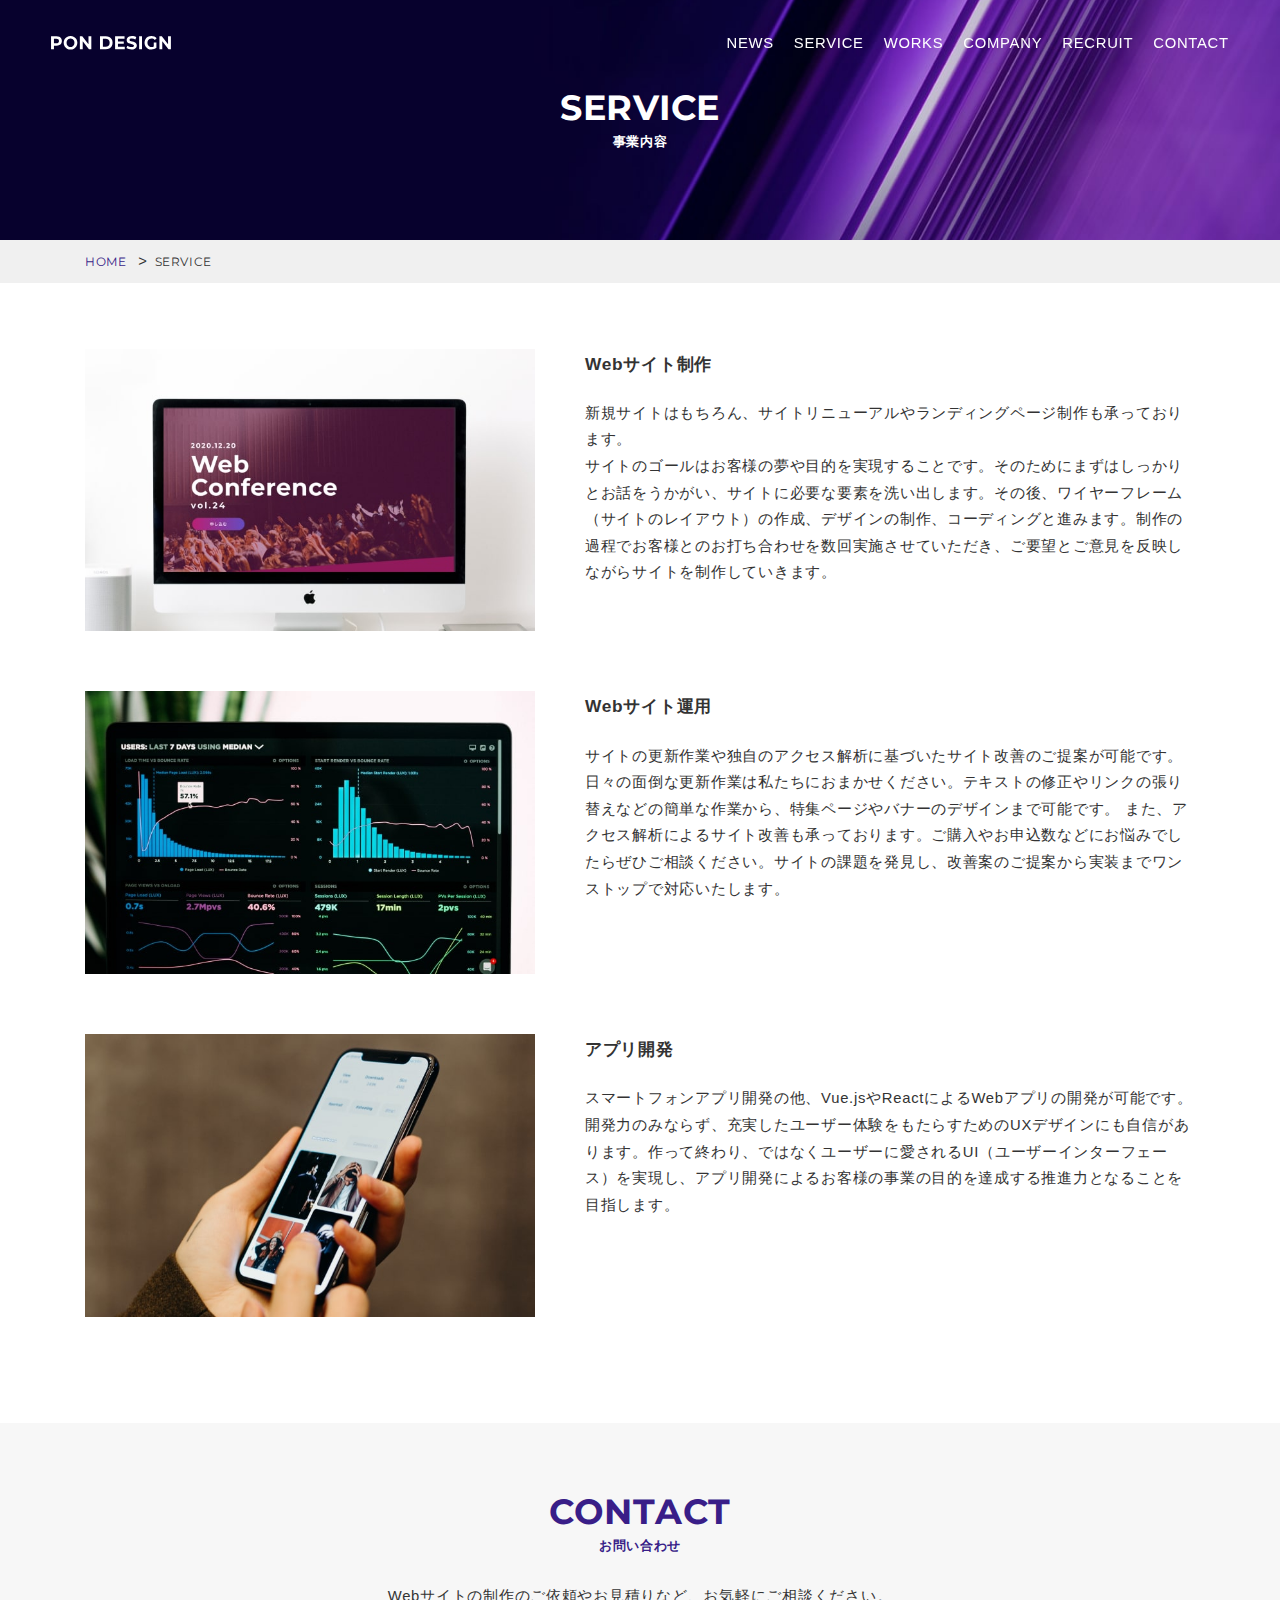
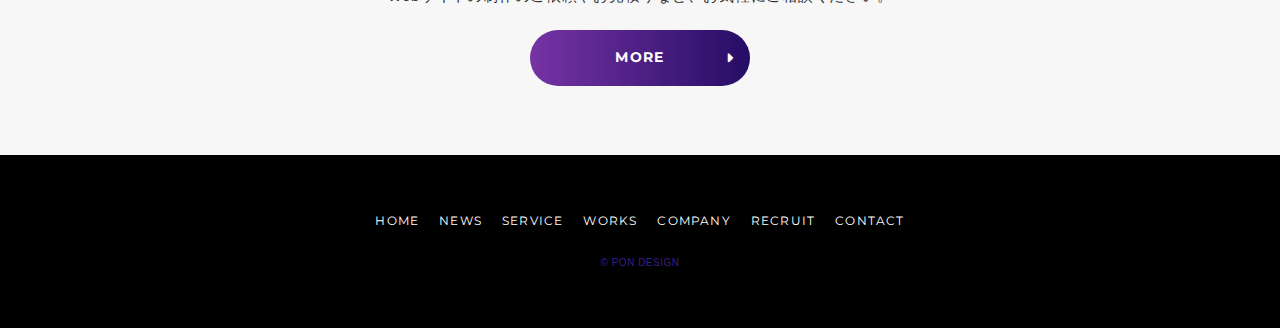
<file: service.html>
<!DOCTYPE html>
<html lang="ja">

<head>
  <meta charset="utf-8">
  <meta name="viewport" content="width=device-width,initial-scale=1">
  <meta name="format-detection" content="telephone=no">
  <meta name="robots" content="noindex,nofollow">
  <title>SERVICE | WEB DESIGN SPECIALIST</title>
  <meta name="description" content="お客様の夢を叶えること。それがWebサイトのゴールであり、私たちが目指すことです。">
  <!-- ogp -->
  <meta property="og:site_name" content="WEB DESIGN SPECIALIST">
  <meta property="og:url" content="URL">
  <meta property="og:type" content="article">
  <meta property="og:title" content="SERVICE | WEB DESIGN SPECIALIST">
  <meta property="og:description" content="お客様の夢を叶えること。それがWebサイトのゴールであり、私たちが目指すことです。">
  <meta property="og:image" content="URL">
  <meta property="og:locale" content="ja_JP">
  <meta name="twitter:card" content="summary_large_image">
  <meta name="twitter:description" content="お客様の夢を叶えること。それがWebサイトのゴールであり、私たちが目指すことです。">
  <meta name="twitter:image:src" content="URL">
  <!-- favicon -->
  <link rel="icon" href="favicon.ico">
  <link rel="icon" href="favicon.svg" type="image/svg+xml">
  <link rel="apple-touch-icon" href="apple-touch-icon.png" sizes="180x180">
  <!-- css -->
  <link rel="preconnect" href="https://fonts.googleapis.com">
  <link rel="preconnect" href="https://fonts.gstatic.com" crossorigin>
  <link href="https://fonts.googleapis.com/css2?family=Montserrat:wght@400;700&display=swap" rel="stylesheet">
  <link rel="stylesheet" href="https://cdn.jsdelivr.net/npm/swiper@11/swiper-bundle.min.css">
  <link rel="stylesheet" href="css/all.min.css">
  <link rel="stylesheet" href="css/style.css">
  <!-- js -->
  <script src="https://cdn.jsdelivr.net/npm/swiper@11/swiper-bundle.min.js" defer></script>
  <script src="js/main.js" defer></script>
</head>

<body>

  <body class="js-body">
    <header class="header js-header">
      <div class="header__inner">
        <h1 class="header__logo">
          <a href="index.html" class="header__logo-link">
            <img src="images/logo-header.svg" alt="pon design" width="120" height="13">
          </a>
        </h1>
        <nav class="header__nav js-header__nav" aria-label="メイン">
          <ul class="header__nav-list">
            <li class="header__nav-item">
              <a href="archive-news.html" class="header__nav-link">news</a>
            </li>
            <li class="header__nav-item">
              <a href="service.html" class="header__nav-link">service</a>
            </li>
            <li class="header__nav-item">
              <a href="works.html" class="header__nav-link">works</a>
            </li>
            <li class="header__nav-item">
              <a href="company.html" class="header__nav-link">company</a>
            </li>
            <li class="header__nav-item">
              <a href="recruit.html" class="header__nav-link">recruit</a>
            </li>
            <li class="header__nav-item">
              <a href="contact.html" class="header__nav-link">contact</a>
            </li>
          </ul>
        </nav>
        <button type="button" class="hamburger js-hamburger" aria-label="メニュー">
          <span class="hamburger__line"></span>
        </button>
      </div>
    </header>

    <main>
      <section class="c-mv">
        <div class="c-mv__image">
          <img src="images/bg-common__mv@1x.jpg" alt="" width="1440" height="768">
        </div>
        <div class="c-mv__inner">
          <h2 class="c-heading-lv2 c-heading-lv2--center c-heading-lv2--light">
            <span class="c-heading-lv2--sub">service</span>事業内容
          </h2>
        </div>
      </section>

      <nav class="c-breadcrumb" aria-label="">
        <div class="l-container">
          <ol class="c-breadcrumb__list">
            <li class="c-breadcrumb__item">
              <a href="index.html" class="c-breadcrumb__link c-breadcrumb__link--active">home</a>
            </li>
            <li class="c-breadcrumb__item">
              <a href="#" class="c-breadcrumb__link">service</a>
            </li>
          </ol>
        </div>
      </nav>

      <article>
        <section class="service l-section">
          <div class="l-container">
            <div class="service__inner">
              <ul class="c-media">
                <li class="c-media__item">
                  <div class="c-media__image">
                    <img src="images/pic-common__service@2x.jpg" alt="" width="345" height="216" loading="lazy">
                  </div>
                  <div class="c-media__desc">
                    <h3 class="service__title">Webサイト制作</h3>
                    <p class="service__text">新規サイトはもちろん、サイトリニューアルやランディングページ制作も承っております。<br>
                      サイトのゴールはお客様の夢や目的を実現することです。そのためにまずはしっかりとお話をうかがい、サイトに必要な要素を洗い出します。その後、ワイヤーフレーム（サイトのレイアウト）の作成、デザインの制作、コーディングと進みます。制作の過程でお客様とのお打ち合わせを数回実施させていただき、ご要望とご意見を反映しながらサイトを制作していきます。
                    </p>
                  </div>
                </li>

                <li class="c-media__item">
                  <div class="c-media__image">
                    <img src="images/pic-common__service02@2x.jpg" alt="" width="345" height="216" loading="lazy">
                  </div>
                  <div class="c-media__desc">
                    <h3 class="service__title">Webサイト運用</h3>
                    <p class="service__text">
                      サイトの更新作業や独自のアクセス解析に基づいたサイト改善のご提案が可能です。
                      日々の面倒な更新作業は私たちにおまかせください。テキストの修正やリンクの張り替えなどの簡単な作業から、特集ページやバナーのデザインまで可能です。
                      また、アクセス解析によるサイト改善も承っております。ご購入やお申込数などにお悩みでしたらぜひご相談ください。サイトの課題を発見し、改善案のご提案から実装までワンストップで対応いたします。
                    </p>
                  </div>
                </li>

                <li class="c-media__item">
                  <div class="c-media__image">
                    <img src="images/pic-common__service03@2x.jpg" alt="" width="345" height="216" loading="lazy">
                  </div>
                  <div class="c-media__desc">
                    <h3 class="service__title">アプリ開発</h3>
                    <p class="service__text">
                      スマートフォンアプリ開発の他、Vue.jsやReactによるWebアプリの開発が可能です。開発力のみならず、充実したユーザー体験をもたらすためのUXデザインにも自信があります。作って終わり、ではなくユーザーに愛されるUI（ユーザーインターフェース）を実現し、アプリ開発によるお客様の事業の目的を達成する推進力となることを目指します。
                    </p>
                  </div>
                </li>
              </ul>
            </div>
          </div>
        </section>

        <section class="c-contact">
          <div class="l-container">
            <div class="c-contact__inner">
              <h2 class="c-heading-lv2 c-heading-lv2--center">
                <span class="c-heading-lv2--sub">contact</span>お問い合わせ
              </h2>
              <p class="c-contact__text">Webサイトの制作のご依頼やお見積りなど、お気軽にご相談ください。</p>
              <div class="c-contact__button">
                <a href="contact.html" class="c-button c-button--center">more<i
                    class="fa-solid fa-caret-right c-button__icon"></i></a>
              </div>
            </div>
          </div>
        </section>
      </article>
    </main>

    <footer class="footer">
      <div class="l-container">
        <div class="footer__inner">
          <nav class="footer__nav" aria-label="メイン">
            <ul class="footer__nav-list">
              <li class="footer__nav-item">
                <a href="index.html" class="footer__nav-link">home</a>
              </li>
              <li class="footer__nav-item">
                <a href="archive-news.html" class="footer__nav-link">news</a>
              </li>
              <li class="footer__nav-item">
                <a href="service.html" class="footer__nav-link">service</a>
              </li>
              <li class="footer__nav-item">
                <a href="works.html" class="footer__nav-link">works</a>
              </li>
              <li class="footer__nav-item">
                <a href="company.html" class="footer__nav-link">company</a>
              </li>
              <li class="footer__nav-item">
                <a href="recruit.html" class="footer__nav-link">recruit</a>
              </li>
              <li class="footer__nav-item">
                <a href="contact.html" class="footer__nav-link">contact</a>
              </li>
            </ul>
          </nav>
          <small class="footer__copyright">&copy; pon design</small>
        </div>
      </div>
    </footer>

    <div class="c-back-to-top js-c-back-to-top">
      <button type="button" class="c-back-to-top__button">
        <i class="fa-solid fa-arrow-up c-back-to-top__icon"></i>
        <span class="sr-only">topへ戻る</span>
      </button>
    </div>
  </body>

</html>
</file>
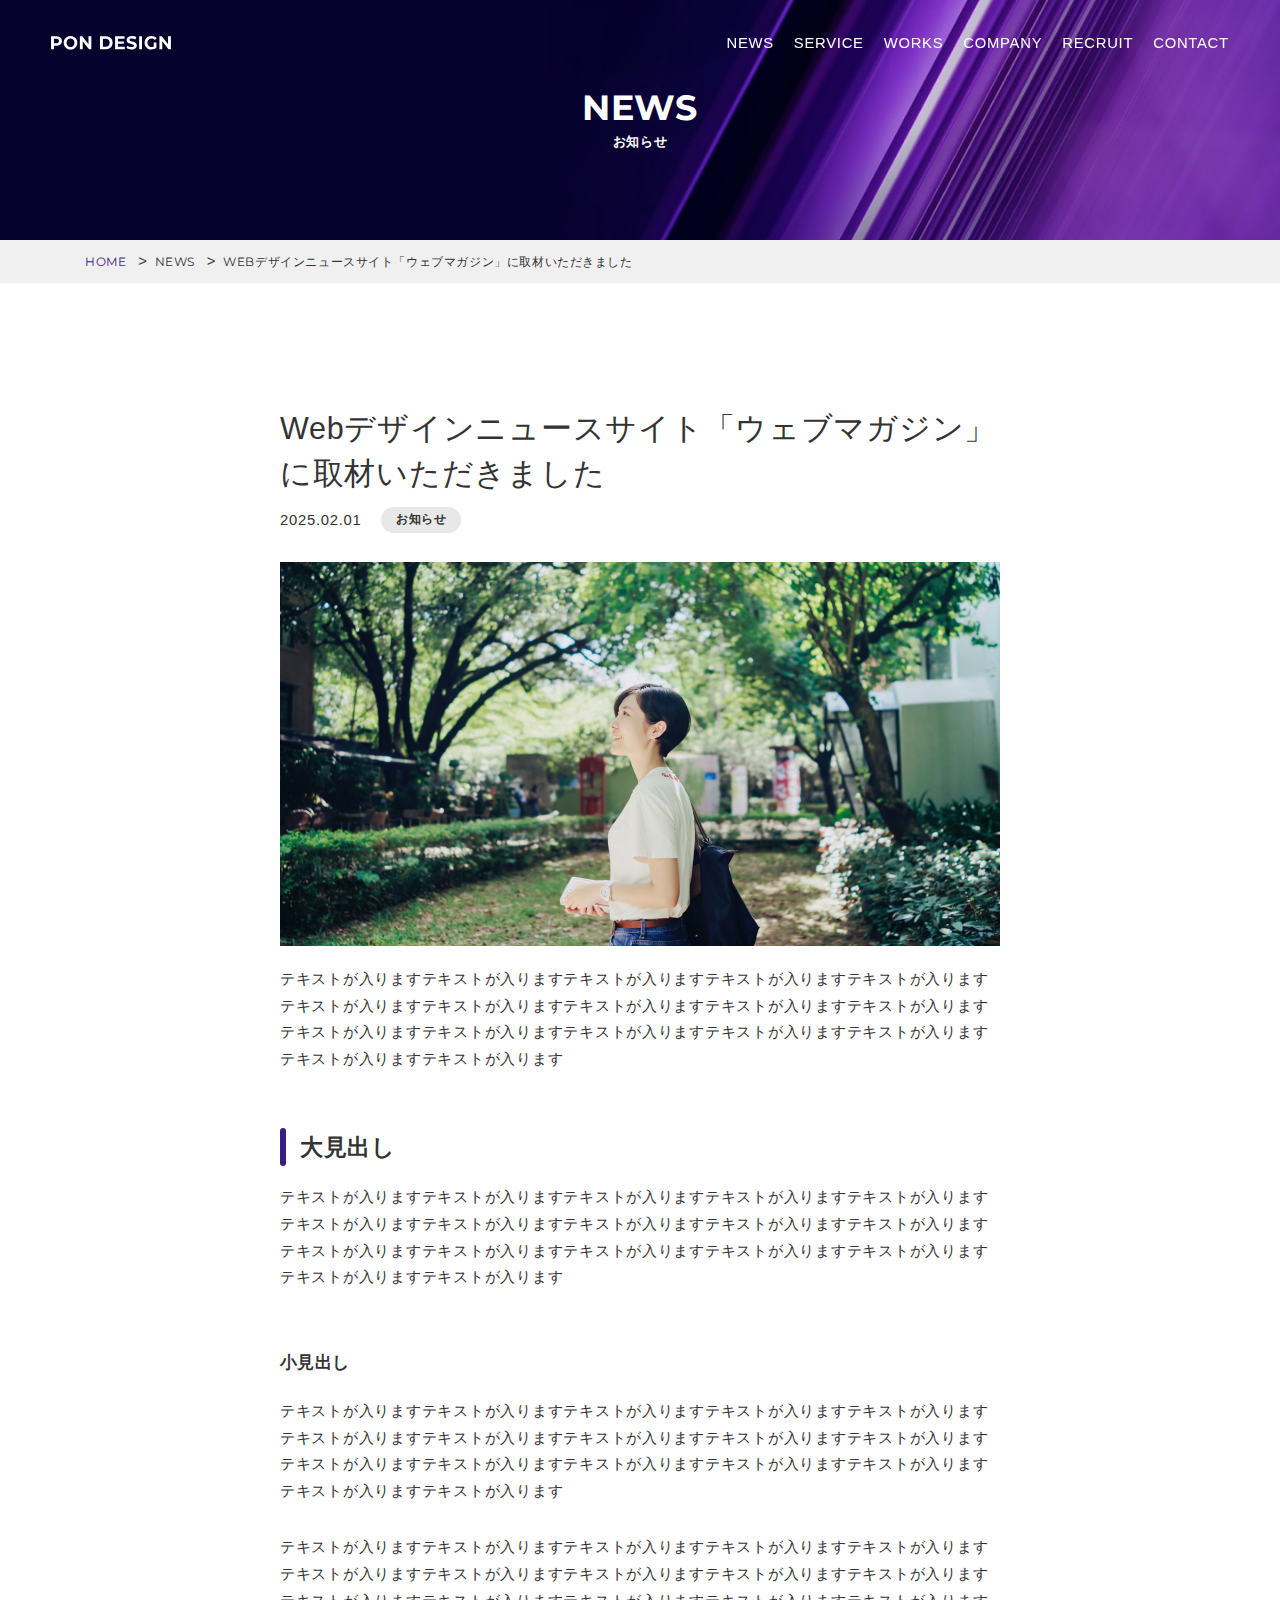
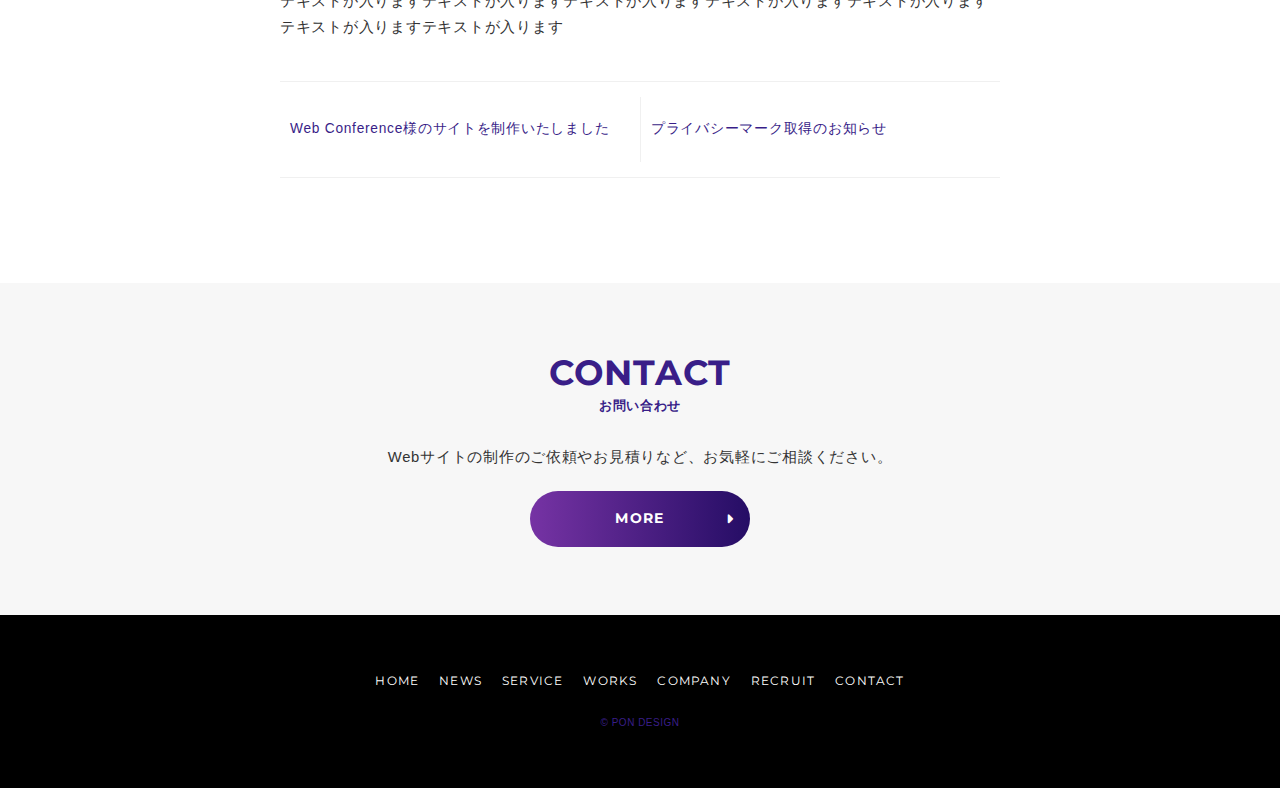
<file: single-news.html>
<!DOCTYPE html>
<html lang="ja">

<head>
  <meta charset="utf-8">
  <meta name="viewport" content="width=device-width,initial-scale=1">
  <meta name="format-detection" content="telephone=no">
  <meta name="robots" content="noindex,nofollow">
  <title>Webデザインニュースサイト「ウェブマガジン」に取材いただきました | WEB DESIGN SPECIALIST</title>
  <meta name="description" content="お客様の夢を叶えること。それがWebサイトのゴールであり、私たちが目指すことです。">
  <!-- ogp -->
  <meta property="og:site_name" content="WEB DESIGN SPECIALIST">
  <meta property="og:url" content="URL">
  <meta property="og:type" content="article">
  <meta property="og:title" content="Webデザインニュースサイト「ウェブマガジン」に取材いただきました | WEB DESIGN SPECIALIST">
  <meta property="og:description" content="お客様の夢を叶えること。それがWebサイトのゴールであり、私たちが目指すことです。">
  <meta property="og:image" content="URL">
  <meta property="og:locale" content="ja_JP">
  <meta name="twitter:card" content="summary_large_image">
  <meta name="twitter:description" content="お客様の夢を叶えること。それがWebサイトのゴールであり、私たちが目指すことです。">
  <meta name="twitter:image:src" content="URL">
  <!-- favicon -->
  <link rel="icon" href="favicon.ico">
  <link rel="icon" href="favicon.svg" type="image/svg+xml">
  <link rel="apple-touch-icon" href="apple-touch-icon.png" sizes="180x180">
  <!-- css -->
  <link rel="preconnect" href="https://fonts.googleapis.com">
  <link rel="preconnect" href="https://fonts.gstatic.com" crossorigin>
  <link href="https://fonts.googleapis.com/css2?family=Montserrat:wght@400;700&display=swap" rel="stylesheet">
  <link rel="stylesheet" href="https://cdn.jsdelivr.net/npm/swiper@11/swiper-bundle.min.css">
  <link rel="stylesheet" href="css/all.min.css">
  <link rel="stylesheet" href="css/style.css">
  <!-- js -->
  <script src="https://cdn.jsdelivr.net/npm/swiper@11/swiper-bundle.min.js" defer></script>
  <script src="js/main.js" defer></script>
</head>

<body>

  <body class="js-body">
    <header class="header js-header">
      <div class="header__inner">
        <h1 class="header__logo">
          <a href="index.html" class="header__logo-link">
            <img src="images/logo-header.svg" alt="pon design" width="120" height="13">
          </a>
        </h1>
        <nav class="header__nav js-header__nav" aria-label="メイン">
          <ul class="header__nav-list">
            <li class="header__nav-item">
              <a href="archive-news.html" class="header__nav-link">news</a>
            </li>
            <li class="header__nav-item">
              <a href="service.html" class="header__nav-link">service</a>
            </li>
            <li class="header__nav-item">
              <a href="works.html" class="header__nav-link">works</a>
            </li>
            <li class="header__nav-item">
              <a href="company.html" class="header__nav-link">company</a>
            </li>
            <li class="header__nav-item">
              <a href="recruit.html" class="header__nav-link">recruit</a>
            </li>
            <li class="header__nav-item">
              <a href="contact.html" class="header__nav-link">contact</a>
            </li>
          </ul>
        </nav>
        <button type="button" class="hamburger js-hamburger" aria-label="メニュー">
          <span class="hamburger__line"></span>
        </button>
      </div>
    </header>

    <main>
      <section class="c-mv">
        <div class="c-mv__image">
          <img src="images/bg-common__mv@1x.jpg" alt="" width="1440" height="768">
        </div>
        <div class="c-mv__inner">
          <h2 class="c-heading-lv2 c-heading-lv2--center c-heading-lv2--light">
            <span class="c-heading-lv2--sub">news</span>お知らせ
          </h2>
        </div>
      </section>

      <nav class="c-breadcrumb" aria-label="">
        <div class="l-container">
          <ol class="c-breadcrumb__list">
            <li class="c-breadcrumb__item">
              <a href="index.html" class="c-breadcrumb__link c-breadcrumb__link--active">home</a>
            </li>
            <li class="c-breadcrumb__item">
              <a href="archive-news.html" class="c-breadcrumb__link">news</a>
            </li>
            <li class="c-breadcrumb__item">
              <a href="#" class="c-breadcrumb__link">Webデザインニュースサイト「ウェブマガジン」に取材いただきました</a>
            </li>
          </ol>
        </div>
      </nav>

      <article>
        <section class="single-news l-section">
          <div class="l-container-xs">
            <div class="single-news__inner">
              <h2>Webデザインニュースサイト「ウェブマガジン」に取材いただきました</h2>
              <div class="single-news__info">
                <div class="c-date__info">
                  <time datetime="2025-02-01" class="c-date__time">2025.02.01
                    <span class="c-date__tag">お知らせ</span>
                  </time>
                </div>
              </div>
              <div class="single-news__image">
                <img src="images/pic-single-news__article@2x.jpg" alt="" width="345" height="184" loading="lazy">
              </div>
              <p>
                テキストが入りますテキストが入りますテキストが入りますテキストが入りますテキストが入りますテキストが入りますテキストが入りますテキストが入りますテキストが入りますテキストが入りますテキストが入りますテキストが入りますテキストが入りますテキストが入りますテキストが入りますテキストが入りますテキストが入ります
              </p>
              <h3>大見出し</h3>
              <p>
                テキストが入りますテキストが入りますテキストが入りますテキストが入りますテキストが入りますテキストが入りますテキストが入りますテキストが入りますテキストが入りますテキストが入りますテキストが入りますテキストが入りますテキストが入りますテキストが入りますテキストが入りますテキストが入りますテキストが入ります
              </p>
              <h4>小見出し</h4>
              <p>
                テキストが入りますテキストが入りますテキストが入りますテキストが入りますテキストが入りますテキストが入りますテキストが入りますテキストが入りますテキストが入りますテキストが入りますテキストが入りますテキストが入りますテキストが入りますテキストが入りますテキストが入りますテキストが入りますテキストが入ります
              </p>
              <p>
                テキストが入りますテキストが入りますテキストが入りますテキストが入りますテキストが入りますテキストが入りますテキストが入りますテキストが入りますテキストが入りますテキストが入りますテキストが入りますテキストが入りますテキストが入りますテキストが入りますテキストが入りますテキストが入りますテキストが入ります
              </p>
            </div>
            <ul class="single-news__pager-list">
              <li class="single-news__pager-item">
                <a href="#" class="single-news__pager-link">Web Conference様のサイトを制作いたしました</a>
              </li>
              <li class="single-news__pager-item">
                <a href="#" class="single-news__pager-link">プライバシーマーク取得のお知らせ</a>
              </li>
            </ul>
          </div>
        </section>

        <section class="c-contact">
          <div class="l-container">
            <div class="c-contact__inner">
              <h2 class="c-heading-lv2 c-heading-lv2--center">
                <span class="c-heading-lv2--sub">contact</span>お問い合わせ
              </h2>
              <p class="c-contact__text">Webサイトの制作のご依頼やお見積りなど、お気軽にご相談ください。</p>
              <div class="c-contact__button">
                <a href="contact.html" class="c-button c-button--center">more<i
                    class="fa-solid fa-caret-right c-button__icon"></i></a>
              </div>
            </div>
          </div>
        </section>
      </article>
    </main>

    <footer class="footer">
      <div class="l-container">
        <div class="footer__inner">
          <nav class="footer__nav" aria-label="メイン">
            <ul class="footer__nav-list">
              <li class="footer__nav-item">
                <a href="index.html" class="footer__nav-link">home</a>
              </li>
              <li class="footer__nav-item">
                <a href="archive-news.html" class="footer__nav-link">news</a>
              </li>
              <li class="footer__nav-item">
                <a href="service.html" class="footer__nav-link">service</a>
              </li>
              <li class="footer__nav-item">
                <a href="works.html" class="footer__nav-link">works</a>
              </li>
              <li class="footer__nav-item">
                <a href="company.html" class="footer__nav-link">company</a>
              </li>
              <li class="footer__nav-item">
                <a href="recruit.html" class="footer__nav-link">recruit</a>
              </li>
              <li class="footer__nav-item">
                <a href="contact.html" class="footer__nav-link">contact</a>
              </li>
            </ul>
          </nav>
          <small class="footer__copyright">&copy; pon design</small>
        </div>
      </div>
    </footer>

    <div class="c-back-to-top js-c-back-to-top">
      <button type="button" class="c-back-to-top__button">
        <i class="fa-solid fa-arrow-up c-back-to-top__icon"></i>
        <span class="sr-only">topへ戻る</span>
      </button>
    </div>
  </body>

</html>
</file>
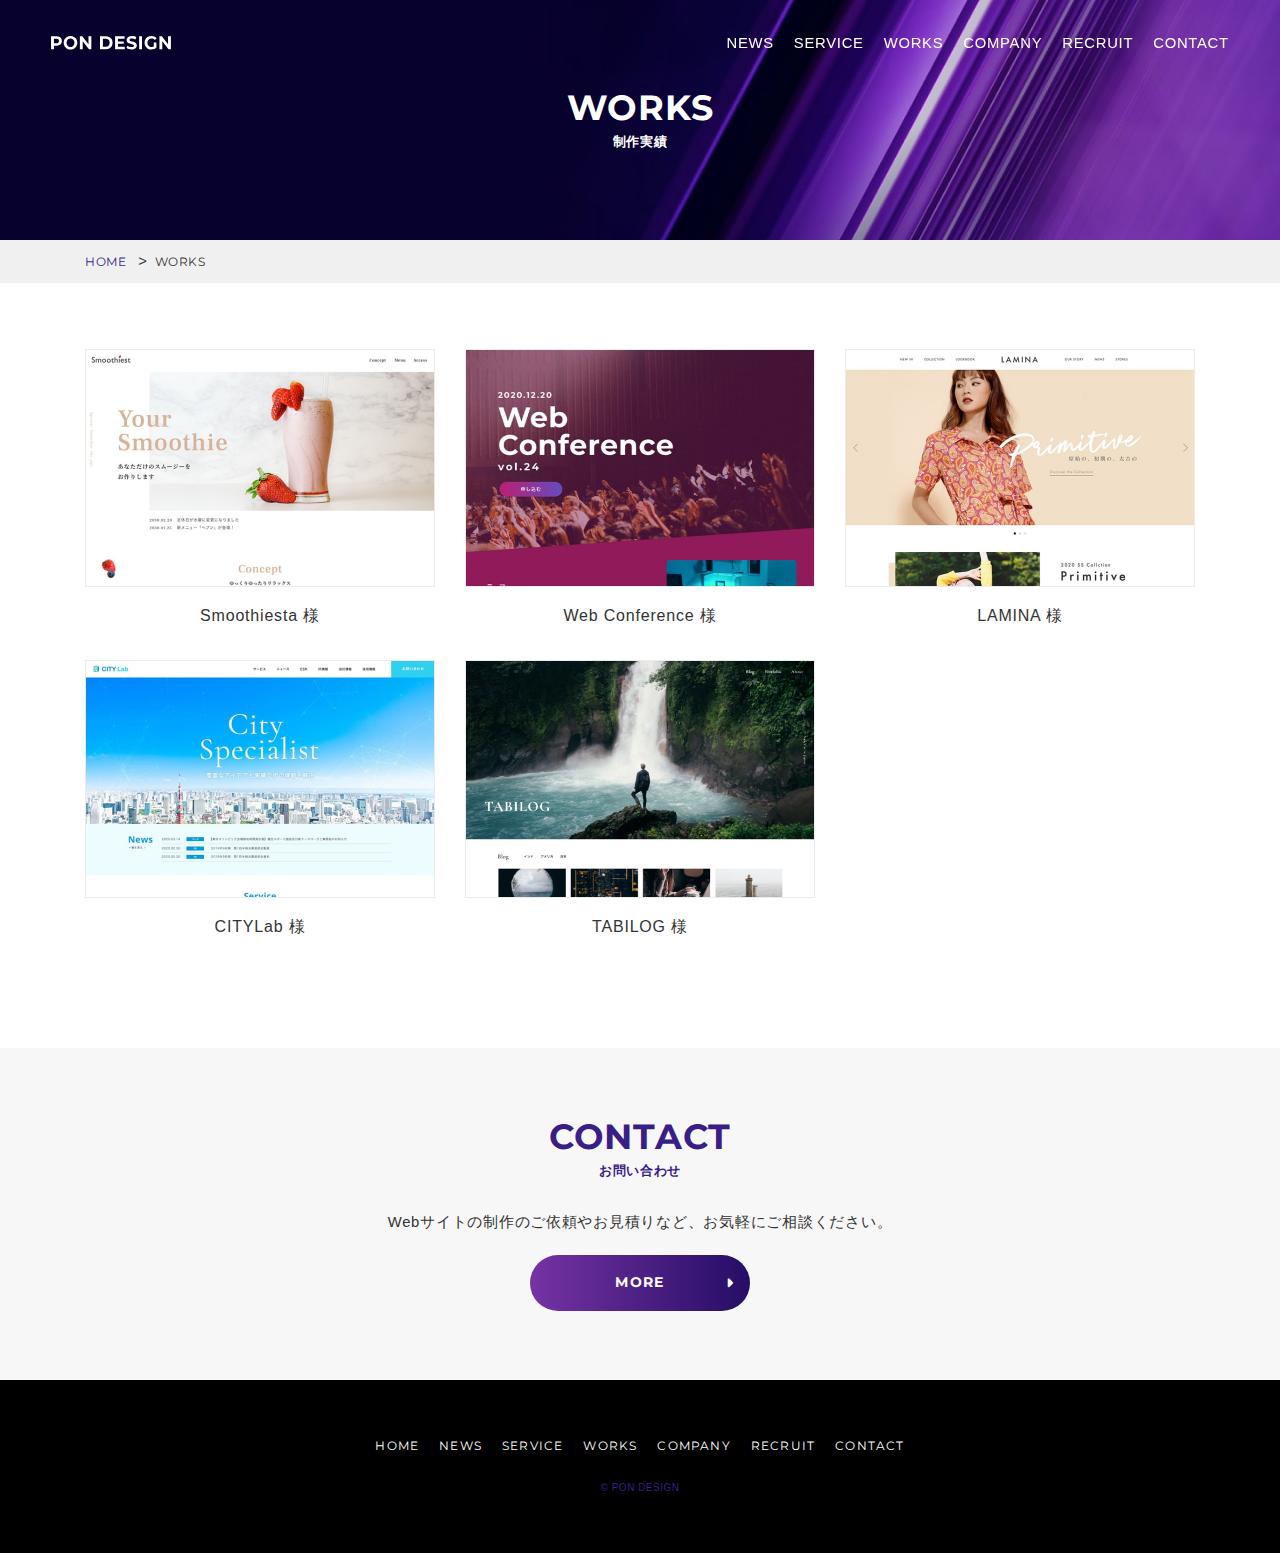
<file: works.html>
<!DOCTYPE html>
<html lang="ja">

<head>
  <meta charset="utf-8">
  <meta name="viewport" content="width=device-width,initial-scale=1">
  <meta name="format-detection" content="telephone=no">
  <meta name="robots" content="noindex,nofollow">
  <title>WORKS | WEB DESIGN SPECIALIST</title>
  <meta name="description" content="お客様の夢を叶えること。それがWebサイトのゴールであり、私たちが目指すことです。">
  <!-- ogp -->
  <meta property="og:site_name" content="WEB DESIGN SPECIALIST">
  <meta property="og:url" content="URL">
  <meta property="og:type" content="article">
  <meta property="og:title" content="WORKS | WEB DESIGN SPECIALIST">
  <meta property="og:description" content="お客様の夢を叶えること。それがWebサイトのゴールであり、私たちが目指すことです。">
  <meta property="og:image" content="URL">
  <meta property="og:locale" content="ja_JP">
  <meta name="twitter:card" content="summary_large_image">
  <meta name="twitter:description" content="お客様の夢を叶えること。それがWebサイトのゴールであり、私たちが目指すことです。">
  <meta name="twitter:image:src" content="URL">
  <!-- favicon -->
  <link rel="icon" href="favicon.ico">
  <link rel="icon" href="favicon.svg" type="image/svg+xml">
  <link rel="apple-touch-icon" href="apple-touch-icon.png" sizes="180x180">
  <!-- css -->
  <link rel="preconnect" href="https://fonts.googleapis.com">
  <link rel="preconnect" href="https://fonts.gstatic.com" crossorigin>
  <link href="https://fonts.googleapis.com/css2?family=Montserrat:wght@400;700&display=swap" rel="stylesheet">
  <link rel="stylesheet" href="https://cdn.jsdelivr.net/npm/swiper@11/swiper-bundle.min.css">
  <link rel="stylesheet" href="css/all.min.css">
  <link rel="stylesheet" href="css/style.css">
  <!-- js -->
  <script src="https://cdn.jsdelivr.net/npm/swiper@11/swiper-bundle.min.js" defer></script>
  <script src="js/main.js" defer></script>
</head>

<body>

  <body class="js-body">
    <header class="header js-header">
      <div class="header__inner">
        <h1 class="header__logo">
          <a href="index.html" class="header__logo-link">
            <img src="images/logo-header.svg" alt="pon design" width="120" height="13">
          </a>
        </h1>
        <nav class="header__nav js-header__nav" aria-label="メイン">
          <ul class="header__nav-list">
            <li class="header__nav-item">
              <a href="archive-news.html" class="header__nav-link">news</a>
            </li>
            <li class="header__nav-item">
              <a href="service.html" class="header__nav-link">service</a>
            </li>
            <li class="header__nav-item">
              <a href="works.html" class="header__nav-link">works</a>
            </li>
            <li class="header__nav-item">
              <a href="company.html" class="header__nav-link">company</a>
            </li>
            <li class="header__nav-item">
              <a href="recruit.html" class="header__nav-link">recruit</a>
            </li>
            <li class="header__nav-item">
              <a href="contact.html" class="header__nav-link">contact</a>
            </li>
          </ul>
        </nav>
        <button type="button" class="hamburger js-hamburger" aria-label="メニュー">
          <span class="hamburger__line"></span>
        </button>
      </div>
    </header>

    <main>
      <section class="c-mv">
        <div class="c-mv__image">
          <img src="images/bg-common__mv@1x.jpg" alt="" width="1440" height="768">
        </div>
        <div class="c-mv__inner">
          <h2 class="c-heading-lv2 c-heading-lv2--center c-heading-lv2--light">
            <span class="c-heading-lv2--sub">works</span>制作実績
          </h2>
        </div>
      </section>

      <nav class="c-breadcrumb" aria-label="">
        <div class="l-container">
          <ol class="c-breadcrumb__list">
            <li class="c-breadcrumb__item">
              <a href="index.html" class="c-breadcrumb__link c-breadcrumb__link--active">home</a>
            </li>
            <li class="c-breadcrumb__item">
              <a href="#" class="c-breadcrumb__link">works</a>
            </li>
          </ol>
        </div>
      </nav>

      <article>
        <section class="works l-section">
          <div class="l-container">
            <div class="works__inner">
              <ul class="c-card c-card--col3">
                <li class="works__item">
                  <div class="works__image">
                    <img src="images/pic-common__works@2x.jpg" alt="" width="350" height="238">
                  </div>
                  <h3 class="works__title">Smoothiesta 様</h3>
                </li>

                <li class="works__item">
                  <div class="works__image">
                    <img src="images/pic-common__works02@2x.jpg" alt="" width="350" height="238">
                  </div>
                  <h3 class="works__title">Web Conference 様</h3>
                </li>

                <li class="works__item">
                  <div class="works__image">
                    <img src="images/pic-common__works03@2x.jpg" alt="" width="350" height="238">
                  </div>
                  <h3 class="works__title">LAMINA 様</h3>
                </li>

                <li class="works__item">
                  <div class="works__image">
                    <img src="images/pic-common__works04@2x.jpg" alt="" width="350" height="238">
                  </div>
                  <h3 class="works__title">CITYLab 様</h3>
                </li>

                <li class="works__item">
                  <div class="works__image">
                    <img src="images/pic-common__works05@2x.jpg" alt="" width="350" height="238">
                  </div>
                  <h3 class="works__title">TABILOG 様</h3>
                </li>
              </ul>
            </div>
          </div>
        </section>

        <section class="c-contact">
          <div class="l-container">
            <div class="c-contact__inner">
              <h2 class="c-heading-lv2 c-heading-lv2--center">
                <span class="c-heading-lv2--sub">contact</span>お問い合わせ
              </h2>
              <p class="c-contact__text">Webサイトの制作のご依頼やお見積りなど、お気軽にご相談ください。</p>
              <div class="c-contact__button">
                <a href="contact.html" class="c-button c-button--center">more
                  <i class="fa-solid fa-caret-right c-button__icon"></i></a>
              </div>
            </div>
          </div>
        </section>
      </article>
    </main>

    <footer class="footer">
      <div class="l-container">
        <div class="footer__inner">
          <nav class="footer__nav" aria-label="メイン">
            <ul class="footer__nav-list">
              <li class="footer__nav-item">
                <a href="index.html" class="footer__nav-link">home</a>
              </li>
              <li class="footer__nav-item">
                <a href="archive-news.html" class="footer__nav-link">news</a>
              </li>
              <li class="footer__nav-item">
                <a href="service.html" class="footer__nav-link">service</a>
              </li>
              <li class="footer__nav-item">
                <a href="works.html" class="footer__nav-link">works</a>
              </li>
              <li class="footer__nav-item">
                <a href="company.html" class="footer__nav-link">company</a>
              </li>
              <li class="footer__nav-item">
                <a href="recruit.html" class="footer__nav-link">recruit</a>
              </li>
              <li class="footer__nav-item">
                <a href="contact.html" class="footer__nav-link">contact</a>
              </li>
            </ul>
          </nav>
          <small class="footer__copyright">&copy; pon design</small>
        </div>
      </div>
    </footer>

    <div class="c-back-to-top js-c-back-to-top">
      <button type="button" class="c-back-to-top__button">
        <i class="fa-solid fa-arrow-up c-back-to-top__icon"></i>
        <span class="sr-only">topへ戻る</span>
      </button>
    </div>
  </body>

</html>
</file>
<file: css/style.css>
@charset "UTF-8";
/*!
=================================================
======== *このcssは、sassで構成されています。 ========
=================================================
*/
/*!
global > _color.scss
--------------------------------
*/
:root {
  --color-bg-base: #fff;
  --color-bg-dark: #000;
  --color-bg-main: #391e88;
  --color-bg-accent: #f0f0f0;
  --color-bg-sub: #f7f7f7;
  --color-bg-tag: #e8e8e8;
  --color-bg-nav: linear-gradient(to top, #250d65 0%, #7633a4 100%);
  --color-font-base: #333;
  --color-font-main: #391e88;
  --color-font-light: #fff;
  --color-font-marker: linear-gradient(transparent 70%, #f3f534 0%);
  --color-bg-button: linear-gradient(to left, #250d65 0%, #7633a4 100%);
  --color-bg-button--hover: linear-gradient(to right, #250d65 0%, #7633a4 100%);
  --color-bg-button--border: #fff;
  --color-font-button: #fff;
  --color-bg-icon: #fff;
  --color-bg-icon-active: #f1ebf8;
  --color-bg-icon-shadow: 0 0 6px rgba(0, 0, 0, 0.2);
  --color-bg-icon-gradient: linear-gradient(to left, #250d65 0%, #7633a4 100%);
  --color-icon: #391e88;
  --color-icon-light: #fff;
  --color-icon-dark: #333;
}

/*!
global > _font.scss
--------------------------------
*/
:root {
  --font-family-base: "Hiragino Kaku Gothic ProN", sans-serif;
  --font-family-en: "Montserrat", sans-serif;
}

/*!
global > _content-width.scss
--------------------------------
*/
:root {
  --content-width: min(92%, 1110px);
  --content-width-xs: min(92%, 720px);
  --content-width-sm: min(92%, 750px);
  --content-width-lg: min(92%, 1300px);
}

/*!
global > _z-index.scss
--------------------------------
*/
:root {
  --z-index-modal: 1000;
  --z-index-header: 100;
  --z-index-tooltip: 10;
  --z-index-default: 1;
  --z-index-bg: -1;
}

/*!
foundation > _reset.scss
--------------------------------
*/
html {
  -webkit-box-sizing: border-box;
          box-sizing: border-box;
  -webkit-text-size-adjust: 100%;
  word-break: normal;
}

*,
::before,
::after {
  background-repeat: no-repeat;
  -webkit-box-sizing: inherit;
          box-sizing: inherit;
}

* {
  padding: 0;
  margin: 0;
}

hr {
  height: 0;
  color: inherit;
}

details,
main {
  display: block;
}

small {
  font-size: 80%;
}

[hidden] {
  display: none;
}

abbr[title] {
  -webkit-text-decoration: underline dotted;
          text-decoration: underline dotted;
}

a {
  text-decoration: none;
  background-color: transparent;
  color: inherit;
}

code,
kbd,
pre,
samp {
  font-family: monospace, monospace;
}

pre {
  font-size: 1em;
}

b,
strong {
  font-weight: bolder;
}

table {
  border-color: inherit;
  text-indent: 0;
}

input,
button,
select,
textarea {
  font: inherit;
  background-color: transparent;
  border-style: none;
}

button,
[type=button],
[type=reset],
[type=submit] {
  cursor: pointer;
}

select {
  -moz-appearance: none;
  -webkit-appearance: none;
  appearance: none;
}

[disabled] {
  cursor: default;
}

ul,
ol {
  list-style: none;
}

img,
picture,
svg {
  display: block;
  width: 100%;
  height: auto;
}

/*!
foundation > _base.scss
--------------------------------
*/
html {
  font-size: 100%;
  scroll-behavior: smooth;
  background: var(--color-bg-base);
}

body {
  min-height: 100dvh;
  font-family: var(--font-family-base);
  font-size: clamp(0.875rem, 0.853rem + 0.09vw, 0.938rem);
  font-weight: 400;
  line-height: 1.8;
  letter-spacing: 0.05em;
  color: var(--color-font-base);
}

.js-body.is-active {
  overflow: hidden;
}

/*!
utility > _utility.scss
--------------------------------
*/
@media (width >= 768px) {
  .u-sp-br {
    display: none;
  }
}

.u-visually-hidden {
  position: absolute !important;
  white-space: nowrap !important;
  width: 1px !important;
  height: 1px !important;
  overflow: hidden !important;
  border: 0 !important;
  padding: 0 !important;
  clip: rect(0 0 0 0) !important;
  -webkit-clip-path: inset(50%) !important;
          clip-path: inset(50%) !important;
  margin: -1px !important;
}

/*!
component > _heading.scss
--------------------------------
*/
.c-heading-lv2 {
  font-family: var(--font-family-en);
  font-size: 0.8125rem;
  font-weight: 600;
  line-height: 1.2;
  color: var(--color-font-main);
}

.c-heading-lv2--sub {
  display: block;
  -webkit-margin-after: clamp(0.188rem, 0.143rem + 0.19vw, 0.313rem);
          margin-block-end: clamp(0.188rem, 0.143rem + 0.19vw, 0.313rem);
  font-family: var(--font-family-en);
  font-size: clamp(1.875rem, 1.743rem + 0.56vw, 2.25rem);
  font-weight: bold;
  text-transform: uppercase;
}

.c-heading-lv2--center {
  text-align: center;
}

.c-heading-lv2--left {
  text-align: center;
}
@media (width >= 768px) {
  .c-heading-lv2--left {
    text-align: inherit;
  }
}

.c-heading-lv2--light {
  color: var(--color-font-light);
}

.c-heading-lv2--ja {
  font-size: clamp(1.5rem, 1.324rem + 0.75vw, 2rem);
  line-height: 1;
}

/*!
component > _button.scss
--------------------------------
*/
.c-button {
  position: relative;
  display: grid;
  place-items: center;
  -webkit-box-align: center;
      -ms-flex-align: center;
          align-items: center;
  width: min(100%, 220px);
  height: 56px;
  font-family: var(--font-family-en);
  font-size: 0.875rem;
  font-weight: bold;
  line-height: 1.4;
  letter-spacing: 0.1em;
  text-transform: uppercase;
  border-radius: 100vmax;
  color: var(--color-font-button);
  z-index: var(--z-index-default);
}

.c-button::before,
.c-button::after {
  content: "";
  position: absolute;
  inset: 0;
  background: var(--color-bg-button);
  border-radius: 100vmax;
  z-index: var(--z-index-bg);
}

.c-button::after {
  background: var(--color-bg-button--hover);
  -webkit-transition: opacity 0.3s;
  transition: opacity 0.3s;
  opacity: 0;
}

@media (any-hover: hover) {
  .c-button:hover::after {
    opacity: 1;
  }
}
.c-button--transparent {
  border: 1px solid var(--color-bg-button--border);
  background: transparent;
}

.c-button--transparent::before,
.c-button--transparent::after {
  content: none;
}

.c-button__icon {
  position: absolute;
  top: calc(50% - 7px);
  right: 16px;
  -webkit-transition: right 0.3s;
  transition: right 0.3s;
}

@media (any-hover: hover) {
  .c-button:hover .c-button__icon {
    right: 8px;
  }
}
.c-button--left {
  margin-inline: inherit;
}
@media (width >= 768px) {
  .c-button--left {
    margin-inline: auto;
  }
}

.c-button--center {
  margin-inline: auto;
}

/*!
component > _back-to-top.scss
--------------------------------
*/
.c-back-to-top {
  position: fixed;
  right: 5%;
  bottom: 10px;
  z-index: var(--z-index-tooltip);
  visibility: hidden;
  opacity: 0;
  -webkit-transition: visibility 0.3s, opacity 0.3s;
  transition: visibility 0.3s, opacity 0.3s;
}
@media (width >= 768px) {
  .c-back-to-top {
    right: 3%;
    bottom: 3%;
  }
}

.js-c-back-to-top.is-active {
  visibility: visible;
  opacity: 1;
}

.c-back-to-top__button {
  position: relative;
  width: 50px;
  aspect-ratio: 1;
  border-radius: 100vmax;
  -webkit-box-shadow: var(--color-bg-icon-shadow);
          box-shadow: var(--color-bg-icon-shadow);
  background: var(--color-bg-icon);
}

.c-back-to-top__icon {
  font-size: 15px;
  color: var(--color-icon);
}

/*!
component > _breadcrumb.scss
--------------------------------
*/
.c-breadcrumb {
  position: sticky;
  top: 64px;
  z-index: var(--z-index-tooltip);
  background: var(--color-bg-accent);
}
@media (width >= 768px) {
  .c-breadcrumb {
    top: 86px;
  }
}

.c-breadcrumb__list {
  display: -webkit-box;
  display: -ms-flexbox;
  display: flex;
  -webkit-box-align: center;
      -ms-flex-align: center;
          align-items: center;
  height: 35px;
  white-space: nowrap;
  overflow-x: auto;
  scrollbar-width: none;
}
@media (width >= 768px) {
  .c-breadcrumb__list {
    height: 43px;
  }
}

.c-breadcrumb__list::-webkit-scrollbar {
  display: none;
}

.c-breadcrumb__item:not(:last-child)::after {
  content: ">";
  display: inline-block;
  padding-inline: 7px;
}

.c-breadcrumb__link {
  display: inline-block;
  font-family: var(--font-family-en);
  font-size: clamp(0.688rem, 0.665rem + 0.09vw, 0.75rem);
  letter-spacing: 0.05em;
  text-transform: uppercase;
  -webkit-transition: color 0.3s;
  transition: color 0.3s;
}

@media (any-hover: hover) {
  .c-breadcrumb__link:not(.c-breadcrumb__link--active):hover {
    color: var(--color-font-main);
  }
}
.c-breadcrumb__link--active {
  color: var(--color-font-main);
}

/*!
component > _scroll-down.scss
--------------------------------
*/
.c-scroll-down {
  position: absolute;
  bottom: 0;
  right: 4%;
}

.c-scroll-down__text {
  position: absolute;
  bottom: 90px;
  font-family: var(--font-family-en);
  font-size: 0.75rem;
  font-weight: bold;
  line-height: 1;
  letter-spacing: 0.2em;
  text-transform: uppercase;
  -webkit-writing-mode: vertical-rl;
      -ms-writing-mode: tb-rl;
          writing-mode: vertical-rl;
  color: var(--color-font-light);
}

.c-scroll-down__text::after {
  content: "";
  position: absolute;
  bottom: -90px;
  left: calc(50% - 1px);
  width: 1px;
  height: 80px;
  background: var(--color-bg-base);
  -webkit-animation: scroll-line 1.4s linear infinite;
          animation: scroll-line 1.4s linear infinite;
}

@-webkit-keyframes scroll-line {
  from {
    height: 80px;
    opacity: 0;
  }
  50% {
    height: 40px;
    opacity: 1;
  }
  to {
    height: 0;
    opacity: 0;
  }
}

@keyframes scroll-line {
  from {
    height: 80px;
    opacity: 0;
  }
  50% {
    height: 40px;
    opacity: 1;
  }
  to {
    height: 0;
    opacity: 0;
  }
}
/*!
component > _pagination.scss
--------------------------------
*/
.c-pagination {
  display: -webkit-box;
  display: -ms-flexbox;
  display: flex;
  -ms-flex-wrap: wrap;
      flex-wrap: wrap;
  -webkit-box-align: center;
      -ms-flex-align: center;
          align-items: center;
  -webkit-box-pack: center;
      -ms-flex-pack: center;
          justify-content: center;
  gap: 10px;
}

.c-pagination__link {
  display: grid;
  place-items: center;
  width: 45px;
  aspect-ratio: 1;
  border-radius: 100vmax;
  font-family: var(--font-family-en);
  font-size: 1.25rem;
  font-weight: bold;
  background: var(--color-bg-icon-gradient);
  color: var(--color-icon-light);
}

.c-pagination__link--active {
  color: var(--color-icon-dark);
  background: var(--color-bg-icon-active);
}

/*!
component > _mv.scss
--------------------------------
*/
.c-mv {
  position: relative;
  height: 180px;
  -webkit-padding-before: 82px;
          padding-block-start: 82px;
}
@media (width >= 768px) {
  .c-mv {
    height: 240px;
    -webkit-padding-before: 87px;
            padding-block-start: 87px;
  }
}

.c-mv__image {
  position: absolute;
  inset: 0;
  z-index: var(--z-index-bg);
}

.c-mv__image img {
  -o-object-fit: cover;
     object-fit: cover;
  -o-object-position: center;
     object-position: center;
  width: 100%;
  height: 100%;
}

/*!
component > _contact.scss
--------------------------------
*/
.c-contact {
  padding-block: clamp(3.75rem, 3.53rem + 0.94vw, 4.375rem);
  background: var(--color-bg-sub);
}

.c-contact__text {
  -webkit-margin-before: 30px;
          margin-block-start: 30px;
  text-align: center;
}

.c-contact__button {
  -webkit-margin-before: 20px;
          margin-block-start: 20px;
}

/*!
component > _card.scss
--------------------------------
*/
.c-card {
  display: grid;
  grid-template-columns: repeat(1, 1fr);
  gap: 40px;
}

@media (width >= 768px) {
  .c-card--col3 {
    grid-template-columns: repeat(3, 1fr);
    gap: 30px;
  }
}

/*!
component > _media.scss
--------------------------------
*/
.c-media {
  display: grid;
  grid-template-columns: 1fr;
  gap: 40px;
}
@media (width >= 768px) {
  .c-media {
    gap: 60px;
  }
}

.c-media__item {
  display: grid;
  grid-template-columns: 1fr;
  gap: 20px;
}
@media (width >= 768px) {
  .c-media__item {
    grid-template-columns: 50% 1fr;
  }
}
@media (width >= 1080px) {
  .c-media__item {
    grid-template-columns: 450px 1fr;
    gap: 50px;
  }
}

/*!
component > _text-box.scss
--------------------------------
*/
.c-text-box__text {
  -webkit-margin-before: 30px;
          margin-block-start: 30px;
  text-align: center;
}

.c-text-box__button {
  -webkit-margin-before: 30px;
          margin-block-start: 30px;
}

/*!
component > _date-list.scss
--------------------------------
*/
.c-date__list {
  display: grid;
  grid-template-columns: 1fr;
  gap: 30px;
}
@media (width >= 768px) {
  .c-date__list {
    gap: 15px;
  }
}

.c-date__item {
  display: grid;
  gap: 2px 20px;
  grid-template-columns: 1fr;
}
@media (width >= 768px) {
  .c-date__item {
    grid-template-columns: auto 1fr;
  }
}

.c-date__time {
  display: -webkit-box;
  display: -ms-flexbox;
  display: flex;
  -ms-flex-wrap: wrap;
      flex-wrap: wrap;
  -webkit-column-gap: 20px;
     -moz-column-gap: 20px;
          column-gap: 20px;
}

.c-date__title {
  font-size: 0.875rem;
  font-weight: 400;
  letter-spacing: 0.05em;
}

@media (any-hover: hover) {
  .c-date__link:hover {
    text-decoration: underline;
  }
}
.c-date__tag {
  display: inline-block;
  width: 80px;
  height: 24px;
  padding: 2px 4px;
  font-size: clamp(0.688rem, 0.667rem + 0.09vw, 0.75rem);
  font-weight: 600;
  text-align: center;
  background: var(--color-bg-tag);
  border-radius: 100vmax;
}
@media (width >= 768px) {
  .c-date__tag {
    height: 26px;
  }
}

/*!
component > _company.scss
--------------------------------
*/
.c-company {
  position: relative;
  -webkit-padding-before: clamp(5.938rem, 4.947rem + 4.23vw, 8.75rem);
          padding-block-start: clamp(5.938rem, 4.947rem + 4.23vw, 8.75rem);
  -webkit-padding-after: clamp(3.125rem, 2.685rem + 1.88vw, 4.375rem);
          padding-block-end: clamp(3.125rem, 2.685rem + 1.88vw, 4.375rem);
}

.c-company--top {
  padding-block: clamp(3.75rem, 1.989rem + 7.51vw, 8.75rem);
}

.c-company__image {
  position: absolute;
  top: -10px;
  left: 0;
  z-index: var(--z-index-bg);
}
@media (width >= 768px) {
  .c-company__image {
    left: 50%;
    translate: -50%;
    width: var(--content-width-lg);
  }
}

.c-company__image--top {
  inset: 0;
}
@media (width >= 768px) {
  .c-company__image--top {
    top: 51px;
    left: 50%;
    translate: -50%;
    width: var(--content-width-lg);
  }
}

.c-company__inner {
  -webkit-margin-before: clamp(1.875rem, 1.787rem + 0.38vw, 2.125rem);
          margin-block-start: clamp(1.875rem, 1.787rem + 0.38vw, 2.125rem);
}

.c-company__inner--top {
  -webkit-margin-before: 30px;
          margin-block-start: 30px;
}

.c-company__title {
  width: -webkit-fit-content;
  width: -moz-fit-content;
  width: fit-content;
  margin-inline: auto;
  font-size: clamp(2rem, 1.824rem + 0.75vw, 2.5rem);
  line-height: 1;
  background: var(--color-font-marker);
}

.c-company__text {
  -webkit-margin-before: 40px;
          margin-block-start: 40px;
  text-align: center;
}

.c-company__button {
  -webkit-margin-before: 30px;
          margin-block-start: 30px;
}

.c-company__media {
  -webkit-margin-before: clamp(3.75rem, 1.549rem + 9.39vw, 10rem);
          margin-block-start: clamp(3.75rem, 1.549rem + 9.39vw, 10rem);
}

.c-company__media-text:not(:first-child) {
  -webkit-margin-before: clamp(1.563rem, 1.518rem + 0.19vw, 1.688rem);
          margin-block-start: clamp(1.563rem, 1.518rem + 0.19vw, 1.688rem);
}

/*!
component > _definition-list.scss
--------------------------------
*/
.c-definition__item {
  padding-inline: 10px;
  padding-block: 30px;
  font-size: 0.9375rem;
  letter-spacing: 0.05em;
  border-bottom: 1px solid var(--color-bg-accent);
}
@media (width >= 768px) {
  .c-definition__item {
    display: grid;
    grid-template-columns: 20% 1fr;
    -webkit-box-align: center;
        -ms-flex-align: center;
            align-items: center;
  }
}

.c-definition__term {
  font-weight: 600;
}

/*!
component > _form.scss
--------------------------------
*/
.c-form__item:not(:first-child) {
  -webkit-margin-before: 30px;
          margin-block-start: 30px;
}

.c-form__title {
  font-size: 0.9375rem;
  font-weight: bold;
}

.c-form__required {
  -webkit-margin-start: 10px;
          margin-inline-start: 10px;
  font-size: 0.75rem;
  font-weight: bold;
  color: var(--color-font-main);
}

.c-form__comment {
  font-size: 0.75rem;
  font-weight: 400;
}

.c-form__radio {
  display: -webkit-box;
  display: -ms-flexbox;
  display: flex;
  -ms-flex-wrap: wrap;
      flex-wrap: wrap;
  gap: 9px 35px;
  -webkit-margin-before: 5px;
          margin-block-start: 5px;
  font-size: 0.9375rem;
  line-height: 1.2;
}

.c-form__item input[type=radio] {
  -webkit-margin-end: 5px;
          margin-inline-end: 5px;
}

.c-form__item input[type=text],
.c-form__item input[type=email],
.c-form__item input[type=tel],
.c-form__item textarea,
.c-form__item select {
  display: block;
  width: min(100%, 300px);
  -webkit-margin-before: 5px;
          margin-block-start: 5px;
  padding: 8px;
  border-radius: 5px;
  border: 1px solid #aaa;
  background: var(--color-bg-base);
}

.c-form__item textarea {
  width: min(100%, 600px);
  height: 200px;
}

.c-form__item select {
  font-size: 0.9375rem;
  font-weight: 600;
}

.c-form__button {
  -webkit-margin-before: 50px;
          margin-block-start: 50px;
}

/*!
component > _section.scss
--------------------------------
*/
.l-section {
  -webkit-padding-before: clamp(2.5rem, 1.84rem + 2.82vw, 4.375rem);
          padding-block-start: clamp(2.5rem, 1.84rem + 2.82vw, 4.375rem);
  -webkit-padding-after: clamp(5rem, 4.34rem + 2.82vw, 6.875rem);
          padding-block-end: clamp(5rem, 4.34rem + 2.82vw, 6.875rem);
}

/*!
layout > _container.scss
--------------------------------
*/
.l-container {
  width: var(--content-width);
  margin-inline: auto;
}

.l-container-xs {
  width: var(--content-width-xs);
  margin-inline: auto;
}

.l-container-sm {
  width: var(--content-width-sm);
  margin-inline: auto;
}

.l-container-lg {
  width: var(--content-width-lg);
  margin-inline: auto;
}

/*!
layout > _header.scss
--------------------------------
*/
.header {
  position: fixed;
  top: 0;
  width: 100%;
  height: 64px;
  padding-inline: 4%;
  -webkit-transition: background-color 0.3s;
  transition: background-color 0.3s;
  z-index: var(--z-index-header);
}
@media (width >= 768px) {
  .header {
    height: 86px;
  }
}

.js-header.is-active {
  background: var(--color-bg-main);
}

.header__logo {
  width: min(100%, 120px);
}

.header__inner {
  display: -webkit-box;
  display: -ms-flexbox;
  display: flex;
  -webkit-box-align: center;
      -ms-flex-align: center;
          align-items: center;
  -webkit-box-pack: justify;
      -ms-flex-pack: justify;
          justify-content: space-between;
  height: 100%;
}

.header__nav {
  position: fixed;
  inset: 0;
  translate: 100%;
  display: -webkit-box;
  display: -ms-flexbox;
  display: flex;
  -webkit-box-align: center;
      -ms-flex-align: center;
          align-items: center;
  -webkit-box-pack: center;
      -ms-flex-pack: center;
          justify-content: center;
  background: var(--color-bg-nav);
  visibility: hidden;
  opacity: 0;
  -webkit-transition: translate 0.3s, visibility 0.3s, opacity 0.3s;
  transition: translate 0.3s, visibility 0.3s, opacity 0.3s;
}
@media (width >= 768px) {
  .header__nav {
    position: static;
    display: block;
    background: transparent;
    translate: 0;
    visibility: visible;
    opacity: 1;
  }
}

.js-header__nav.is-active {
  translate: 0;
  visibility: visible;
  opacity: 1;
}

.header__nav-list {
  display: -webkit-box;
  display: -ms-flexbox;
  display: flex;
  -webkit-box-orient: vertical;
  -webkit-box-direction: normal;
      -ms-flex-direction: column;
          flex-direction: column;
  -webkit-box-align: center;
      -ms-flex-align: center;
          align-items: center;
  -webkit-box-pack: center;
      -ms-flex-pack: center;
          justify-content: center;
  gap: 20px;
}
@media (width >= 768px) {
  .header__nav-list {
    -webkit-box-orient: horizontal;
    -webkit-box-direction: normal;
        -ms-flex-direction: row;
            flex-direction: row;
  }
}

.header__nav-link {
  position: relative;
  display: block;
  color: var(--color-font-light);
  text-transform: uppercase;
}

.header__nav-link::after {
  content: "";
  position: absolute;
  bottom: 0;
  left: 0;
  width: 100%;
  height: 2px;
  background: var(--color-bg-base);
  -webkit-transform-origin: left top;
          transform-origin: left top;
  scale: 0 1;
  -webkit-transition: scale 0.3s;
  transition: scale 0.3s;
}

@media (any-hover: hover) {
  .header__nav-link:hover::after {
    scale: 1 1;
  }
}
.hamburger {
  position: relative;
  width: 40px;
  aspect-ratio: 1;
}
@media (width >= 768px) {
  .hamburger {
    display: none;
  }
}

.hamburger__line,
.hamburger__line::before,
.hamburger__line::after {
  position: absolute;
  top: 50%;
  left: 50%;
  translate: -50% -50%;
  display: block;
  width: 30px;
  height: 2px;
  border-radius: 100vmax;
  background: var(--color-bg-base);
  -webkit-transition: background-color 0.3s, top 0.3s, rotate 0.3s;
  transition: background-color 0.3s, top 0.3s, rotate 0.3s;
}

.hamburger__line::before {
  content: "";
  top: -7px;
}

.hamburger__line::after {
  content: "";
  top: 9px;
}

.js-hamburger.is-active .hamburger__line {
  background: transparent;
}

.js-hamburger.is-active .hamburger__line::before {
  top: 0;
  rotate: 45deg;
}

.js-hamburger.is-active .hamburger__line::after {
  top: 0;
  rotate: -45deg;
}

/*!
layout > _footer.scss
--------------------------------
*/
.footer {
  position: sticky;
  top: 100%;
  padding-block: 60px;
  background: var(--color-bg-dark);
}

.footer__nav-list {
  display: -webkit-box;
  display: -ms-flexbox;
  display: flex;
  -ms-flex-wrap: wrap;
      flex-wrap: wrap;
  -webkit-box-pack: center;
      -ms-flex-pack: center;
          justify-content: center;
  gap: 20px;
}

.footer__nav-item {
  font-family: var(--font-family-en);
  font-size: 0.75rem;
  line-height: 1;
  letter-spacing: 0.1em;
  text-transform: uppercase;
  color: var(--color-font-light);
}

.footer__copyright {
  display: block;
  -webkit-margin-before: 30px;
          margin-block-start: 30px;
  font-size: 0.625rem;
  line-height: 1.125;
  letter-spacing: 0.05em;
  text-align: center;
  text-transform: uppercase;
  color: var(--color-font-main);
}

/*!
page > top > _top-mv.scss
--------------------------------
*/
.top-mv {
  position: relative;
  display: grid;
  place-items: center;
  height: 100dvh;
}

.top-mv__image {
  position: absolute;
  inset: 0;
  z-index: var(--z-index-bg);
}

.top-mv__image img {
  -o-object-fit: cover;
     object-fit: cover;
  height: 100%;
}

.top-mv__title {
  font-size: clamp(1rem, 0.824rem + 0.75vw, 1.5rem);
  font-weight: 400;
  line-height: 1.8;
  letter-spacing: 0.1em;
  color: var(--color-font-light);
}
@media (width >= 768px) {
  .top-mv__title {
    text-align: center;
  }
}

.top-mv__title--sub {
  display: block;
  -webkit-margin-after: 20px;
          margin-block-end: 20px;
  font-size: clamp(2.5rem, 1.796rem + 3vw, 4.5rem);
  font-weight: bold;
  line-height: 1;
  letter-spacing: 0.05em;
  text-transform: uppercase;
}

.top-mv__button {
  -webkit-margin-before: clamp(1.875rem, 1.435rem + 1.88vw, 3.125rem);
          margin-block-start: clamp(1.875rem, 1.435rem + 1.88vw, 3.125rem);
  text-align: center;
}

/*!
page > top > _top-news.scss
--------------------------------
*/
.top-news {
  padding-block: clamp(2.5rem, 1.84rem + 2.82vw, 4.375rem);
}

.top-news__inner {
  display: grid;
  gap: 30px;
}
@media (width >= 768px) {
  .top-news__inner {
    grid-template-columns: auto auto;
    -webkit-box-pack: center;
        -ms-flex-pack: center;
            justify-content: center;
    gap: 50px;
  }
}

/*!
page > top > _top-service.scss
--------------------------------
*/
.top-service {
  -webkit-padding-before: clamp(2.5rem, 1.84rem + 2.82vw, 4.375rem);
          padding-block-start: clamp(2.5rem, 1.84rem + 2.82vw, 4.375rem);
  -webkit-padding-after: clamp(2.188rem, 1.527rem + 2.82vw, 4.063rem);
          padding-block-end: clamp(2.188rem, 1.527rem + 2.82vw, 4.063rem);
}

.top-service__inner {
  -webkit-margin-before: 30px;
          margin-block-start: 30px;
}

.top-service__title {
  -webkit-margin-before: 15px;
          margin-block-start: 15px;
  font-size: 1.125rem;
  font-weight: 600;
  line-height: 1.2;
  letter-spacing: 0.05em;
  text-align: center;
}

.top-service__text {
  -webkit-margin-before: 10px;
          margin-block-start: 10px;
}
@media (width >= 768px) {
  .top-service__text {
    -webkit-margin-before: 15px;
            margin-block-start: 15px;
  }
}

/*!
page > top > _top-works.scss
--------------------------------
*/
.top-works {
  -webkit-padding-before: clamp(2.188rem, 1.527rem + 2.82vw, 4.063rem);
          padding-block-start: clamp(2.188rem, 1.527rem + 2.82vw, 4.063rem);
}

.top-works__inner {
  position: relative;
}
@media (width >= 768px) {
  .top-works__inner {
    display: grid;
    grid-template-columns: 57% 1fr;
    -webkit-box-align: center;
        -ms-flex-align: center;
            align-items: center;
    padding-block: 60px 90px;
  }
}

.top-works__inner::after {
  content: "";
  position: absolute;
  inset: 0;
  background: var(--color-bg-accent);
  z-index: var(--z-index-bg);
}
@media (width >= 768px) {
  .top-works__inner::after {
    width: 60%;
    margin-left: auto;
  }
}

.top-works__swiper {
  position: relative;
}

.swiper-button-prev {
  rotate: 180deg;
}

.swiper-button-prev:after,
.swiper-button-next:after {
  content: "\f105";
  font-family: "Font Awesome 6 Free";
  font-size: 2rem;
  font-weight: 900;
  color: var(--color-bg-main);
}

.swiper-horizontal > .swiper-pagination-bullets,
.swiper-pagination-bullets.swiper-pagination-horizontal,
.swiper-pagination-custom,
.swiper-pagination-fraction {
  bottom: -26px;
  text-align: right;
}

.swiper-pagination-bullet-active {
  background: var(--color-bg-main);
}

.top-works__desc {
  padding-block: 48px 60px;
  padding-inline: 4%;
}

/*!
page > top > _top-recruit.scss
--------------------------------
*/
.top-recruit {
  -webkit-padding-after: clamp(2.5rem, 0.96rem + 6.57vw, 6.875rem);
          padding-block-end: clamp(2.5rem, 0.96rem + 6.57vw, 6.875rem);
}

.top-recruit__inner {
  display: grid;
}
@media (width >= 768px) {
  .top-recruit__inner {
    grid-template-columns: 1fr 40%;
    direction: rtl;
  }
}

.top-recruit__image img {
  -o-object-fit: cover;
     object-fit: cover;
  height: 100%;
}

.top-recruit__desc {
  padding-block: 70px;
  background: var(--color-bg-accent);
}

/*!
page > archive-news > _archive-news.scss
--------------------------------
*/
.archive-news__inner {
  display: grid;
  gap: 40px;
}

/*!
page > single-news > _single-news.scss
--------------------------------
*/
.single-news h2 {
  -webkit-margin-before: clamp(2.5rem, 2.06rem + 1.88vw, 3.75rem);
          margin-block-start: clamp(2.5rem, 2.06rem + 1.88vw, 3.75rem);
  font-size: clamp(1.375rem, 1.155rem + 0.94vw, 2rem);
  font-weight: 400;
  line-height: 1.5;
}

.single-news__info {
  -webkit-margin-before: 10px;
          margin-block-start: 10px;
}

.single-news__image {
  -webkit-margin-before: clamp(1.25rem, 1.03rem + 0.94vw, 1.875rem);
          margin-block-start: clamp(1.25rem, 1.03rem + 0.94vw, 1.875rem);
}

.single-news h3 {
  position: relative;
  -webkit-padding-start: 20px;
          padding-inline-start: 20px;
  -webkit-margin-before: clamp(2.5rem, 2.06rem + 1.88vw, 3.75rem);
          margin-block-start: clamp(2.5rem, 2.06rem + 1.88vw, 3.75rem);
  font-size: clamp(1.125rem, 0.993rem + 0.56vw, 1.5rem);
  font-weight: 600;
  line-height: 1.5;
}

.single-news h3::before {
  content: "";
  position: absolute;
  top: calc(50% - 19px);
  left: 0;
  width: 6px;
  height: 38px;
  border-radius: 100vmax;
  background: var(--color-bg-main);
}

.single-news h4 {
  -webkit-margin-before: clamp(2.5rem, 2.06rem + 1.88vw, 3.75rem);
          margin-block-start: clamp(2.5rem, 2.06rem + 1.88vw, 3.75rem);
  font-size: clamp(0.938rem, 0.893rem + 0.19vw, 1.063rem);
  font-weight: 600;
  line-height: 1.8;
  letter-spacing: 0.018em;
}

.single-news p {
  -webkit-margin-before: 20px;
          margin-block-start: 20px;
}

.single-news p + p {
  -webkit-margin-before: 30px;
          margin-block-start: 30px;
}

.single-news__pager-list {
  display: grid;
  grid-template-columns: repeat(2, 1fr);
  -webkit-margin-before: 40px;
          margin-block-start: 40px;
  padding-block: 15px;
  border-top: 1px solid var(--color-bg-accent);
  border-bottom: 1px solid var(--color-bg-accent);
}

.single-news__pager-link {
  display: block;
  padding: 20px 10px;
  font-size: clamp(0.75rem, 0.706rem + 0.19vw, 0.875rem);
  color: var(--color-font-main);
  -webkit-transition: background-color 0.3s;
  transition: background-color 0.3s;
}

@media (any-hover: hover) {
  .single-news__pager-link:hover {
    text-decoration: underline;
    text-decoration-color: inherit;
    background: var(--color-bg-accent);
  }
}
.single-news__pager-item:not(:first-child) {
  border-left: 1px solid var(--color-bg-accent);
}

/*!
page > service > _service.scss
--------------------------------
*/
.service__title {
  -webkit-margin-before: 20px;
          margin-block-start: 20px;
}
@media (width >= 768px) {
  .service__title {
    -webkit-margin-before: 0;
            margin-block-start: 0;
  }
}

.service__text {
  -webkit-margin-before: 15px;
          margin-block-start: 15px;
}
@media (width >= 768px) {
  .service__text {
    -webkit-margin-before: 20px;
            margin-block-start: 20px;
  }
}

/*!
page > works > _works.scss
--------------------------------
*/
.works__title {
  -webkit-margin-before: 15px;
          margin-block-start: 15px;
  font-size: 1rem;
  font-weight: 400;
  letter-spacing: 0.05em;
  text-align: center;
}

/*!
page > company > _company-info.scss
--------------------------------
*/
.company-info__map {
  -webkit-margin-before: clamp(2.5rem, 2.06rem + 1.88vw, 3.75rem);
          margin-block-start: clamp(2.5rem, 2.06rem + 1.88vw, 3.75rem);
  aspect-ratio: 325/240;
}
@media (width >= 768px) {
  .company-info__map {
    aspect-ratio: 1110/400;
  }
}

.company-info__map iframe {
  display: block;
  width: 100%;
  height: 100%;
}

.company-info__link {
  font-size: 0.875rem;
  line-height: 1;
  letter-spacing: 0.05em;
  color: var(--color-font-main);
}

@media (any-hover: hover) {
  .company-info__link:hover {
    text-decoration: underline;
  }
}
/*!
page > recruit > _recruit-bg-image.scss
--------------------------------
*/
.recruit-bg-image {
  background-image: url(../images/bg-recruit__pattern@2x.png);
  background-position: center top;
  background-repeat: repeat;
  background-size: 400px 400px;
}

/*!
page > recruit > _recruit.scss
--------------------------------
*/
.recruit {
  -webkit-padding-before: clamp(3.75rem, 3.09rem + 2.82vw, 5.625rem);
          padding-block-start: clamp(3.75rem, 3.09rem + 2.82vw, 5.625rem);
}

.recruit__title {
  font-size: clamp(1.125rem, 0.817rem + 1.31vw, 2rem);
  font-weight: 400;
  letter-spacing: 0.05em;
  text-align: center;
  color: var(--color-font-main);
}

.recruit__sub-title {
  display: block;
  -webkit-margin-after: 10px;
          margin-block-end: 10px;
  font-family: var(--font-family-en);
  font-size: clamp(3rem, 2.472rem + 2.25vw, 4.5rem);
  font-weight: bold;
  line-height: 1;
}

.recruit__text {
  -webkit-margin-before: clamp(1rem, 0.912rem + 0.38vw, 1.25rem);
          margin-block-start: clamp(1rem, 0.912rem + 0.38vw, 1.25rem);
  text-align: center;
}

.recruit__image {
  overflow: hidden;
  -webkit-margin-before: 40px;
          margin-block-start: 40px;
  aspect-ratio: 375/214;
  -webkit-clip-path: polygon(0 15%, 100% 0%, 100% 85%, 0% 100%);
          clip-path: polygon(0 15%, 100% 0%, 100% 85%, 0% 100%);
}
@media (width >= 768px) {
  .recruit__image {
    aspect-ratio: inherit;
    max-height: 824px;
  }
}

.recruit__image img {
  -o-object-fit: cover;
     object-fit: cover;
  -o-object-position: center top;
     object-position: center top;
  height: 100%;
}

/*!
page > recruit > _recruit-info.scss
--------------------------------
*/
.recruit-info {
  padding-block: clamp(2.5rem, 1.84rem + 2.82vw, 4.375rem);
}

.company-info__inner {
  -webkit-margin-before: 30px;
          margin-block-start: 30px;
  padding-block: clamp(1.875rem, 1.215rem + 2.82vw, 3.75rem);
  padding-inline: clamp(1.25rem, -0.401rem + 7.04vw, 5.938rem);
  border-radius: 6px;
  border: 1px solid var(--color-bg-main);
  background: var(--color-bg-base);
}

.recruit-info__title {
  font-size: clamp(1.25rem, 1.162rem + 0.38vw, 1.5rem);
  letter-spacing: 0.05em;
  text-align: center;
}

.recruit-info__list {
  -webkit-margin-before: 10px;
          margin-block-start: 10px;
  padding-left: 1em;
  list-style: revert;
}

.recruit-info__button {
  -webkit-margin-before: clamp(2.5rem, 2.28rem + 0.94vw, 3.125rem);
          margin-block-start: clamp(2.5rem, 2.28rem + 0.94vw, 3.125rem);
}

.recruit-info__comment {
  -webkit-margin-before: 5px;
          margin-block-start: 5px;
  font-size: 0.75rem;
  letter-spacing: 0.05em;
  text-align: center;
}

/*!
page > recruit > _recruit-move.scss
--------------------------------
*/
.recruit-move {
  -webkit-padding-before: clamp(2.5rem, 1.84rem + 2.82vw, 4.375rem);
          padding-block-start: clamp(2.5rem, 1.84rem + 2.82vw, 4.375rem);
  -webkit-padding-after: clamp(5rem, 4.34rem + 2.82vw, 6.875rem);
          padding-block-end: clamp(5rem, 4.34rem + 2.82vw, 6.875rem);
}

.recruit-move__inner {
  -webkit-margin-before: clamp(1.875rem, 1.655rem + 0.94vw, 2.5rem);
          margin-block-start: clamp(1.875rem, 1.655rem + 0.94vw, 2.5rem);
}

.recruit-move__video {
  aspect-ratio: 16/9;
}

.recruit-move__video iframe {
  display: block;
  width: 100%;
  height: 100%;
  border: none;
}

/*!
page > contact > _contact.scss
--------------------------------
*/
.contact__text {
  text-align: center;
}

.contact__inner {
  -webkit-margin-before: clamp(1.875rem, 1.655rem + 0.94vw, 2.5rem);
          margin-block-start: clamp(1.875rem, 1.655rem + 0.94vw, 2.5rem);
  padding: clamp(1.875rem, 0.555rem + 5.63vw, 5.625rem);
  background: var(--color-bg-accent);
}/*# sourceMappingURL=style.css.map */
</file>
